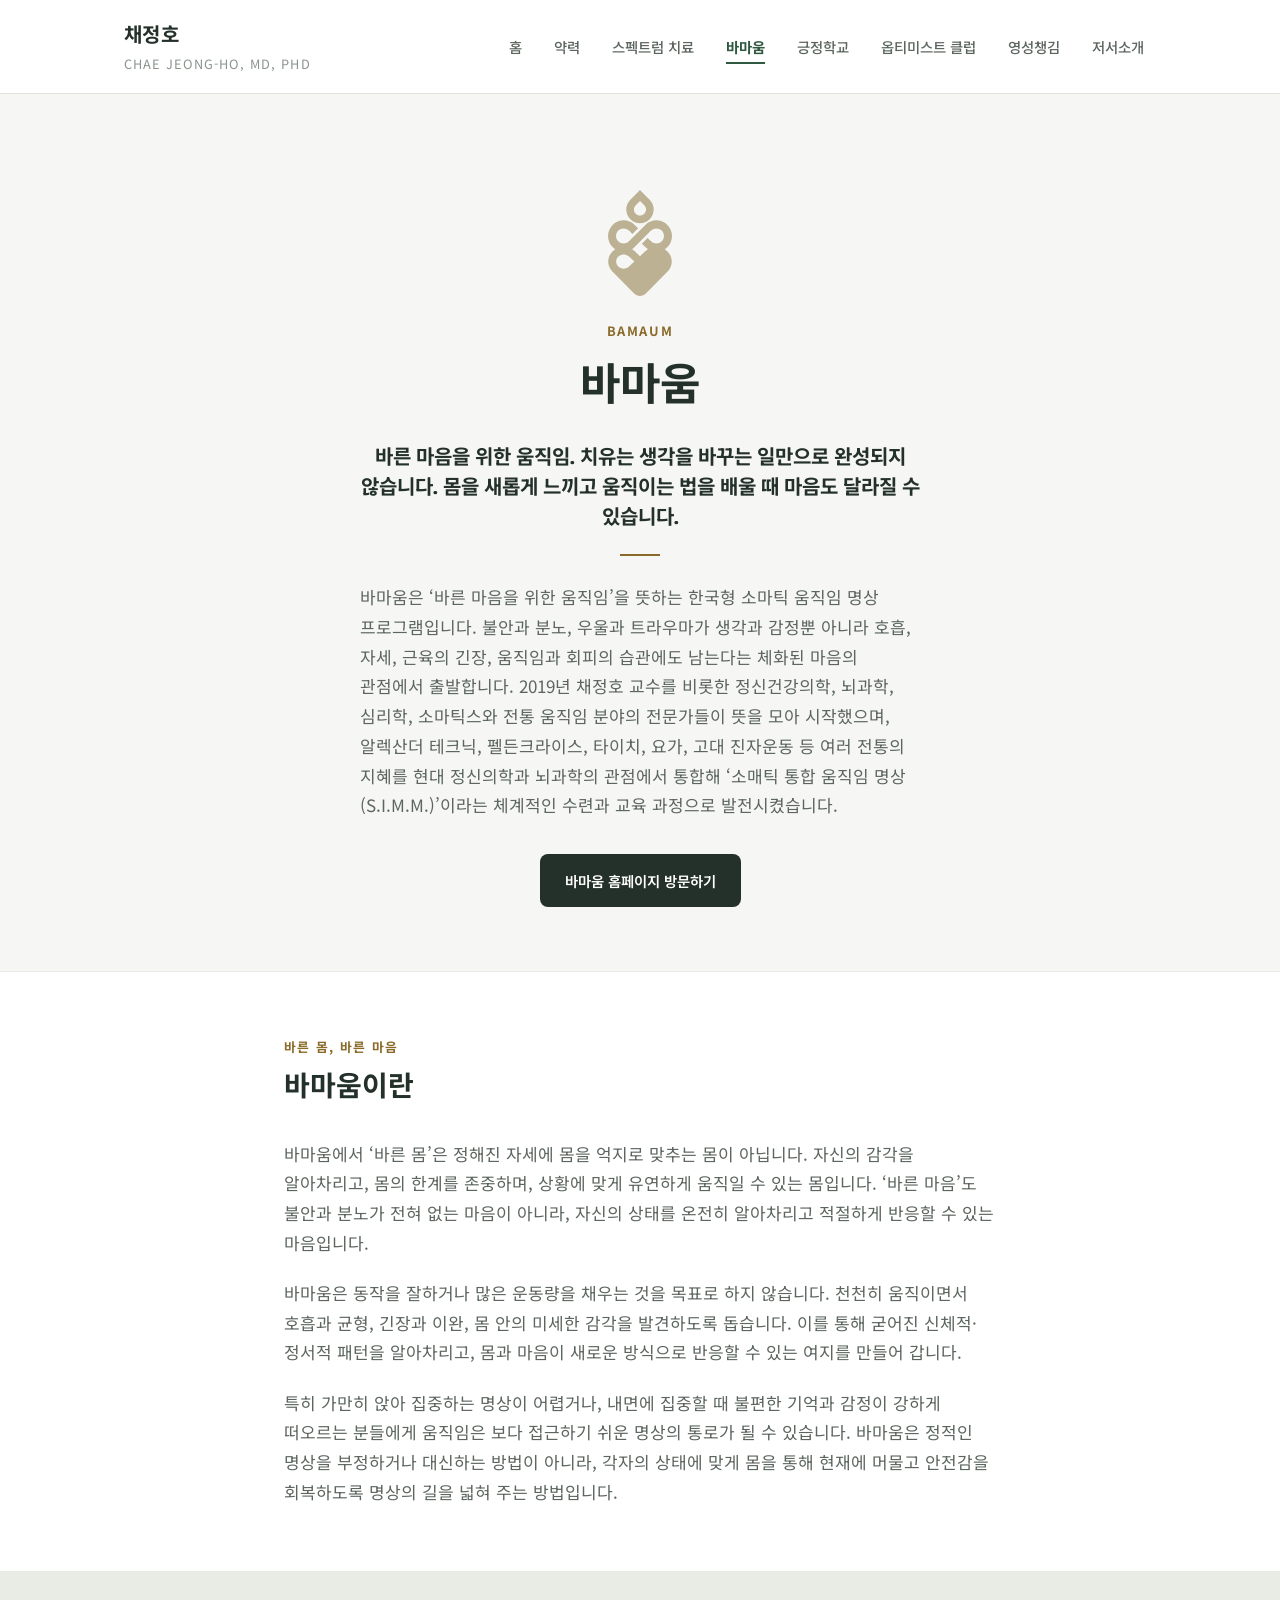
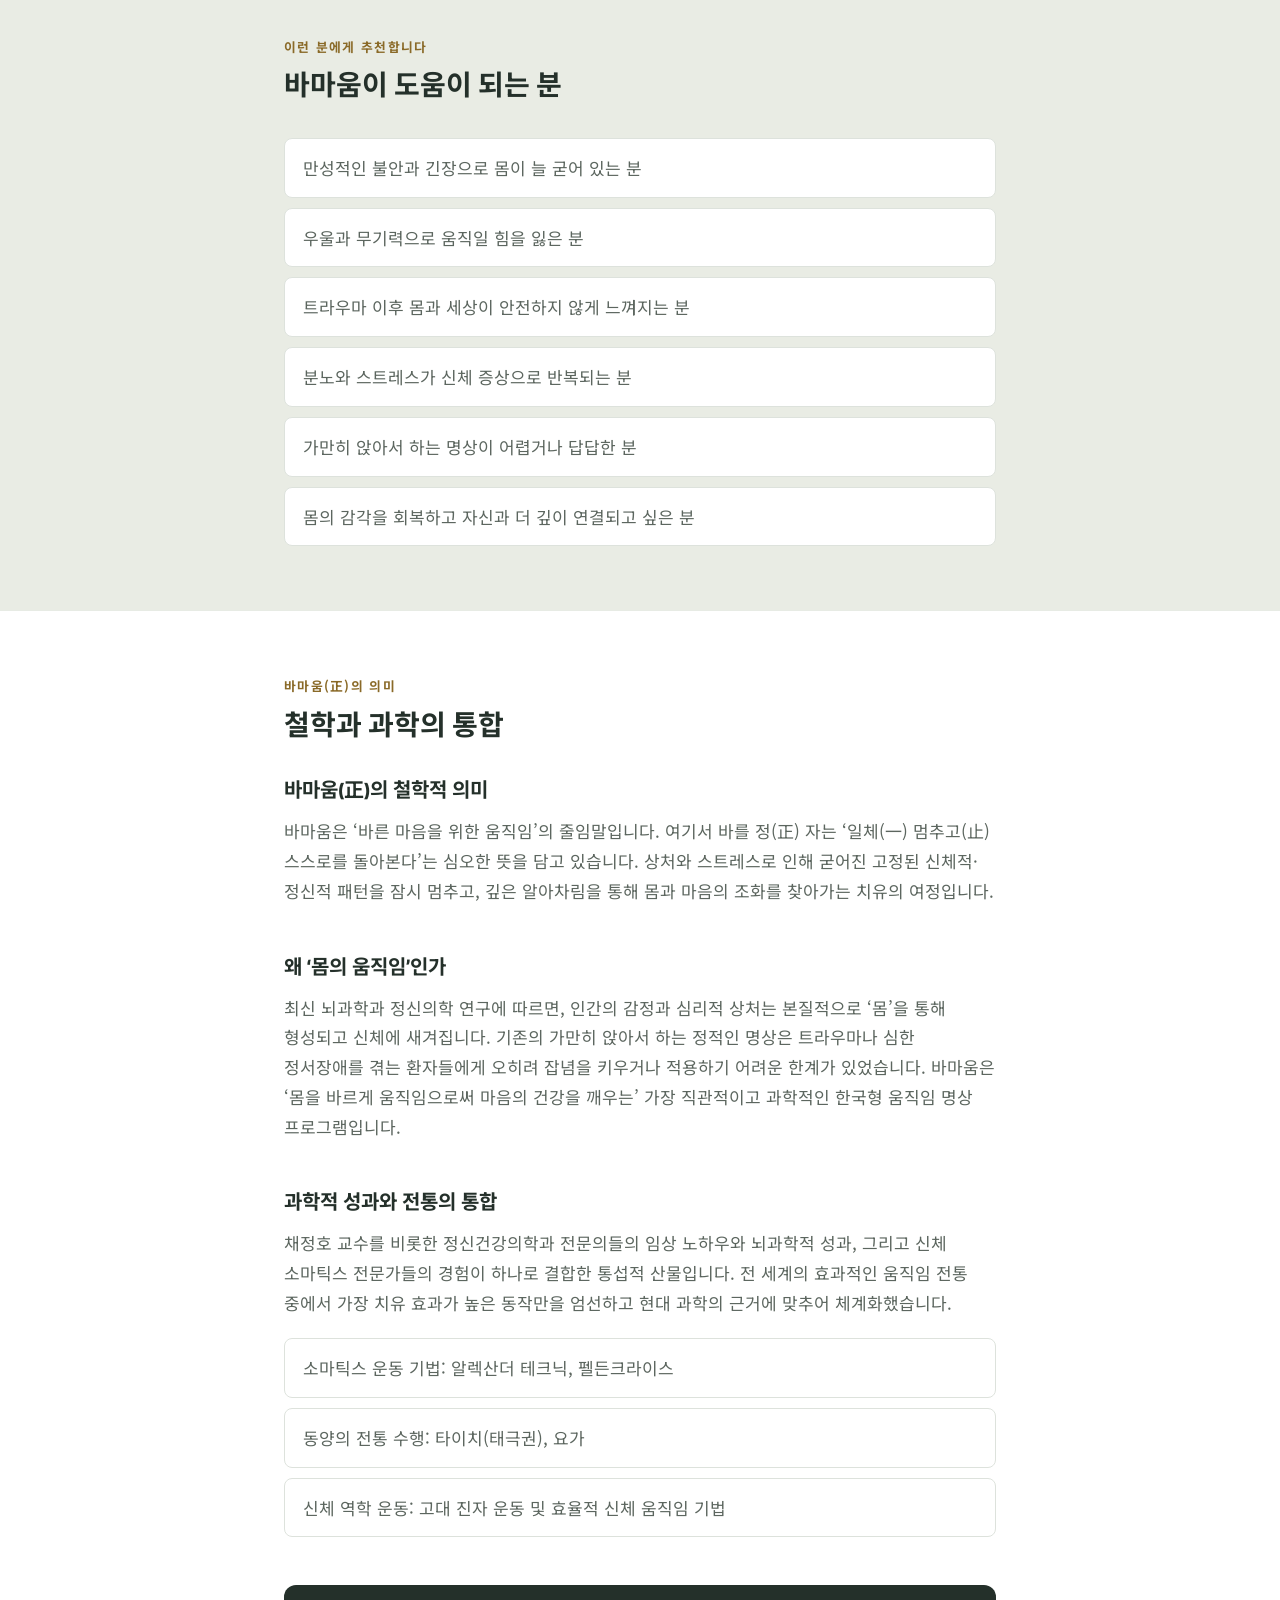
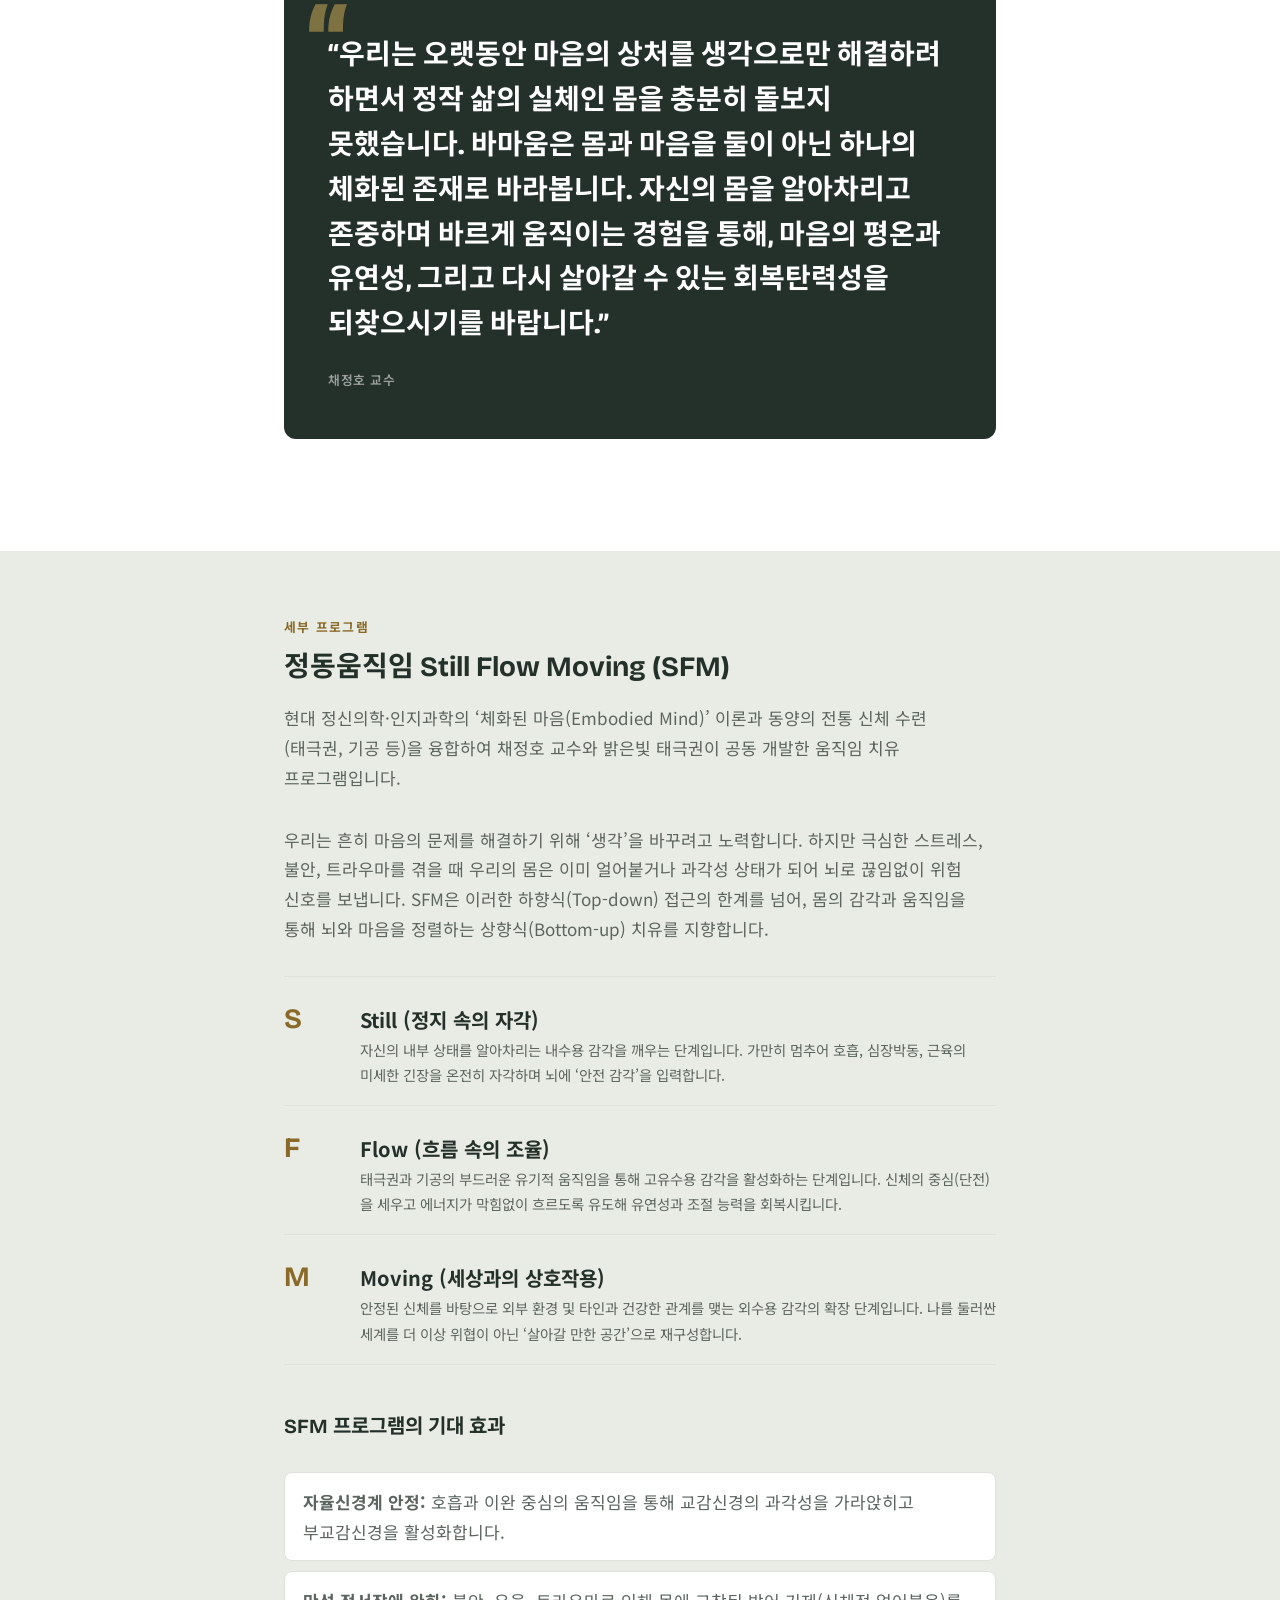
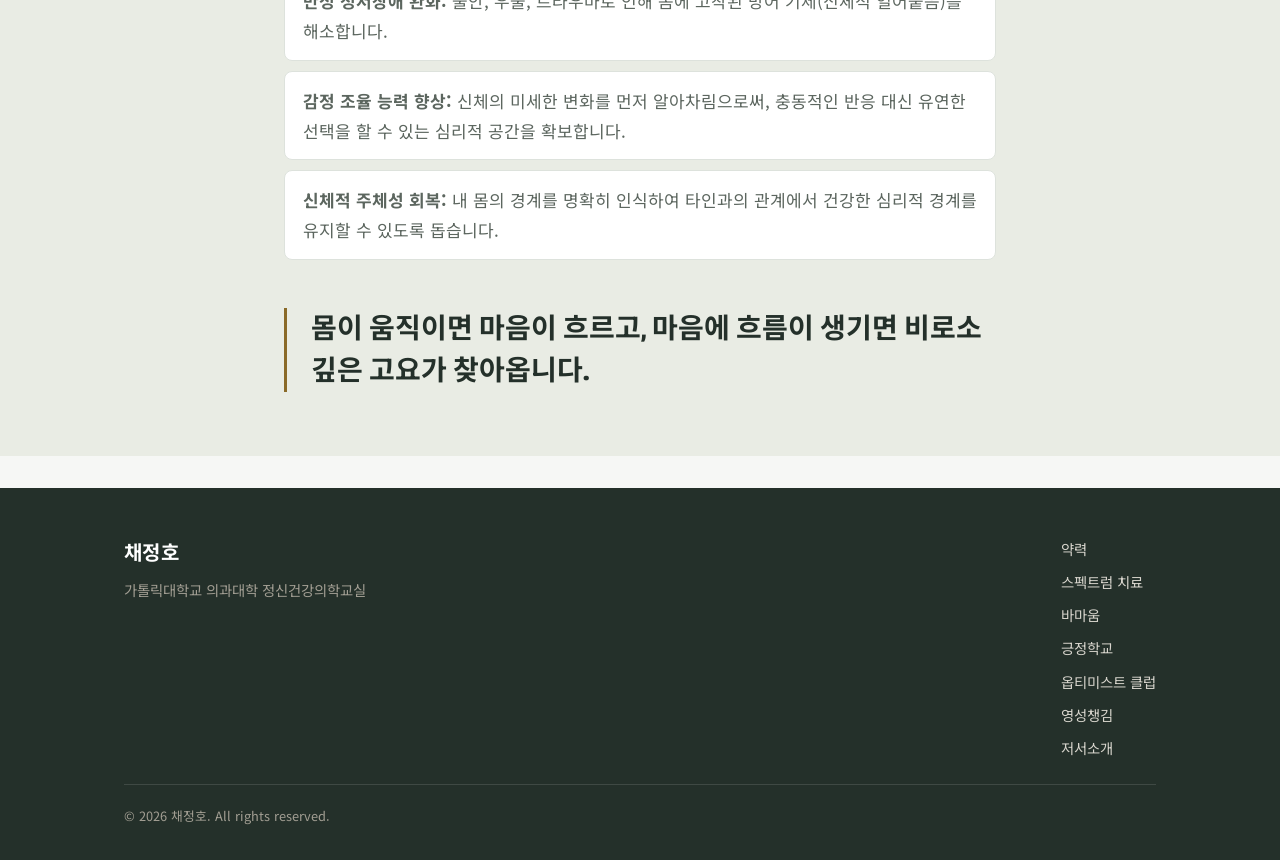
<file: bamaum.html>
<!DOCTYPE html>
<html lang="ko">
<head>
<meta charset="UTF-8">
<meta name="viewport" content="width=device-width, initial-scale=1.0">
<title>바마움 | 채정호</title>
<meta name="description" content="바른 마음을 위한 움직임, 바마움(BAMAUM). 채정호 교수가 함께 개발한 한국형 소마틱 움직임 명상 프로그램을 소개합니다.">
<link rel="preconnect" href="https://fonts.googleapis.com">
<link rel="preconnect" href="https://fonts.gstatic.com" crossorigin>
<link href="https://fonts.googleapis.com/css2?family=Noto+Sans+KR:wght@400;500;700&family=Bricolage+Grotesque:wght@600;700;800&display=swap" rel="stylesheet">
<link rel="icon" href="favicon.ico" sizes="any">
<link rel="icon" href="images/favicon-32x32.png" type="image/png" sizes="32x32">
<link rel="icon" href="images/favicon-16x16.png" type="image/png" sizes="16x16">
<link rel="apple-touch-icon" href="apple-touch-icon.png">
<link rel="stylesheet" href="css/style.css">
</head>
<body>

<header class="site-header">
  <div class="site-header__inner">
    <a href="index.html" class="brand">
      <span class="brand__ko">채정호</span>
      <span class="brand__en">Chae Jeong-ho, MD, PhD</span>
    </a>
    <button class="nav-toggle" aria-label="메뉴 열기" aria-expanded="false"><span></span></button>
    <nav class="main-nav">
      <a href="index.html">홈</a>
      <a href="bio.html">약력</a>
      <a href="spectrum.html">스펙트럼 치료</a>
      <a href="bamaum.html" class="is-active">바마움</a>
      <a href="optimist-school.html">긍정학교</a>
      <a href="optimist-club.html">옵티미스트 클럽</a>
      <a href="spiritfulness.html">영성챙김</a>
      <a href="books.html">저서소개</a>
    </nav>
  </div>
</header>
<main>

  <section class="teaser-hero">
    <div class="container">
      <img src="images/bamaum-mark.svg" alt="바마움 로고" class="brand-mark" style="max-width: 64px;">
      <div class="hero__eyebrow" style="justify-content: center; display: flex;">BAMAUM</div>
      <h1>바마움</h1>
      <p class="teaser-hero__tagline">
        바른 마음을 위한 움직임. 치유는 생각을 바꾸는 일만으로 완성되지 않습니다.
        몸을 새롭게 느끼고 움직이는 법을 배울 때 마음도 달라질 수 있습니다.
      </p>
      <div class="teaser-hero__rule"></div>
      <p class="teaser-hero__body">
        바마움은 ‘바른 마음을 위한 움직임’을 뜻하는 한국형 소마틱 움직임 명상 프로그램입니다. 불안과 분노,
        우울과 트라우마가 생각과 감정뿐 아니라 호흡, 자세, 근육의 긴장, 움직임과 회피의 습관에도 남는다는
        체화된 마음의 관점에서 출발합니다. 2019년 채정호 교수를 비롯한 정신건강의학, 뇌과학, 심리학, 소마틱스와
        전통 움직임 분야의 전문가들이 뜻을 모아 시작했으며, 알렉산더 테크닉, 펠든크라이스, 타이치, 요가, 고대
        진자운동 등 여러 전통의 지혜를 현대 정신의학과 뇌과학의 관점에서 통합해 ‘소매틱 통합 움직임 명상(S.I.M.M.)’이라는
        체계적인 수련과 교육 과정으로 발전시켰습니다.
      </p>
      <a href="https://bamaum.com/" target="_blank" rel="noopener" class="btn btn--primary">바마움 홈페이지 방문하기</a>
    </div>
  </section>

  <section class="section-alt">
    <div class="container" style="max-width: 760px;">
      <div class="section-head">
        <div class="section-head__eyebrow">바른 몸, 바른 마음</div>
        <h2>바마움이란</h2>
      </div>
      <p style="color: var(--ink-soft);">
        바마움에서 ‘바른 몸’은 정해진 자세에 몸을 억지로 맞추는 몸이 아닙니다. 자신의 감각을 알아차리고, 몸의
        한계를 존중하며, 상황에 맞게 유연하게 움직일 수 있는 몸입니다. ‘바른 마음’도 불안과 분노가 전혀 없는
        마음이 아니라, 자신의 상태를 온전히 알아차리고 적절하게 반응할 수 있는 마음입니다.
      </p>
      <p style="color: var(--ink-soft);">
        바마움은 동작을 잘하거나 많은 운동량을 채우는 것을 목표로 하지 않습니다. 천천히 움직이면서 호흡과 균형,
        긴장과 이완, 몸 안의 미세한 감각을 발견하도록 돕습니다. 이를 통해 굳어진 신체적·정서적 패턴을 알아차리고,
        몸과 마음이 새로운 방식으로 반응할 수 있는 여지를 만들어 갑니다.
      </p>
      <p style="color: var(--ink-soft);">
        특히 가만히 앉아 집중하는 명상이 어렵거나, 내면에 집중할 때 불편한 기억과 감정이 강하게 떠오르는 분들에게
        움직임은 보다 접근하기 쉬운 명상의 통로가 될 수 있습니다. 바마움은 정적인 명상을 부정하거나 대신하는 방법이
        아니라, 각자의 상태에 맞게 몸을 통해 현재에 머물고 안전감을 회복하도록 명상의 길을 넓혀 주는 방법입니다.
      </p>
    </div>
  </section>

  <section class="section-tint">
    <div class="container" style="max-width: 760px;">
      <div class="section-head">
        <div class="section-head__eyebrow">이런 분에게 추천합니다</div>
        <h2>바마움이 도움이 되는 분</h2>
      </div>
      <ul class="feature-list">
        <li>만성적인 불안과 긴장으로 몸이 늘 굳어 있는 분</li>
        <li>우울과 무기력으로 움직일 힘을 잃은 분</li>
        <li>트라우마 이후 몸과 세상이 안전하지 않게 느껴지는 분</li>
        <li>분노와 스트레스가 신체 증상으로 반복되는 분</li>
        <li>가만히 앉아서 하는 명상이 어렵거나 답답한 분</li>
        <li>몸의 감각을 회복하고 자신과 더 깊이 연결되고 싶은 분</li>
      </ul>
    </div>
  </section>

  <section class="section-alt">
    <div class="container" style="max-width: 760px;">
      <div class="section-head">
        <div class="section-head__eyebrow">바마움(正)의 의미</div>
        <h2>철학과 과학의 통합</h2>
      </div>

      <div class="bio-block">
        <h3>바마움(正)의 철학적 의미</h3>
        <p style="color: var(--ink-soft);">
          바마움은 ‘바른 마음을 위한 움직임’의 줄임말입니다. 여기서 바를 정(正) 자는 ‘일체(一) 멈추고(止)
          스스로를 돌아본다’는 심오한 뜻을 담고 있습니다. 상처와 스트레스로 인해 굳어진 고정된 신체적·정신적
          패턴을 잠시 멈추고, 깊은 알아차림을 통해 몸과 마음의 조화를 찾아가는 치유의 여정입니다.
        </p>
      </div>

      <div class="bio-block">
        <h3>왜 ‘몸의 움직임’인가</h3>
        <p style="color: var(--ink-soft);">
          최신 뇌과학과 정신의학 연구에 따르면, 인간의 감정과 심리적 상처는 본질적으로 ‘몸’을 통해 형성되고
          신체에 새겨집니다. 기존의 가만히 앉아서 하는 정적인 명상은 트라우마나 심한 정서장애를 겪는 환자들에게
          오히려 잡념을 키우거나 적용하기 어려운 한계가 있었습니다. 바마움은 ‘몸을 바르게 움직임으로써 마음의
          건강을 깨우는’ 가장 직관적이고 과학적인 한국형 움직임 명상 프로그램입니다.
        </p>
      </div>

      <div class="bio-block">
        <h3>과학적 성과와 전통의 통합</h3>
        <p style="color: var(--ink-soft);">
          채정호 교수를 비롯한 정신건강의학과 전문의들의 임상 노하우와 뇌과학적 성과, 그리고 신체 소마틱스
          전문가들의 경험이 하나로 결합한 통섭적 산물입니다. 전 세계의 효과적인 움직임 전통 중에서 가장 치유
          효과가 높은 동작만을 엄선하고 현대 과학의 근거에 맞추어 체계화했습니다.
        </p>
        <ul class="feature-list">
          <li>소마틱스 운동 기법: 알렉산더 테크닉, 펠든크라이스</li>
          <li>동양의 전통 수행: 타이치(태극권), 요가</li>
          <li>신체 역학 운동: 고대 진자 운동 및 효율적 신체 움직임 기법</li>
        </ul>
      </div>

      <div class="quote-block">
        <p>
          “우리는 오랫동안 마음의 상처를 생각으로만 해결하려 하면서 정작 삶의 실체인 몸을 충분히 돌보지 못했습니다.
          바마움은 몸과 마음을 둘이 아닌 하나의 체화된 존재로 바라봅니다. 자신의 몸을 알아차리고 존중하며 바르게
          움직이는 경험을 통해, 마음의 평온과 유연성, 그리고 다시 살아갈 수 있는 회복탄력성을 되찾으시기를 바랍니다.”
        </p>
        <cite>채정호 교수</cite>
      </div>
    </div>
  </section>

  <section class="section-tint">
    <div class="container" style="max-width: 760px;">
      <div class="section-head">
        <div class="section-head__eyebrow">세부 프로그램</div>
        <h2>정동움직임 Still Flow Moving (SFM)</h2>
        <p>현대 정신의학·인지과학의 ‘체화된 마음(Embodied Mind)’ 이론과 동양의 전통 신체 수련(태극권, 기공 등)을 융합하여 채정호 교수와 밝은빛 태극권이 공동 개발한 움직임 치유 프로그램입니다.</p>
      </div>
      <p style="color: var(--ink-soft);">
        우리는 흔히 마음의 문제를 해결하기 위해 ‘생각’을 바꾸려고 노력합니다. 하지만 극심한 스트레스, 불안,
        트라우마를 겪을 때 우리의 몸은 이미 얼어붙거나 과각성 상태가 되어 뇌로 끊임없이 위험 신호를 보냅니다.
        SFM은 이러한 하향식(Top-down) 접근의 한계를 넘어, 몸의 감각과 움직임을 통해 뇌와 마음을 정렬하는
        상향식(Bottom-up) 치유를 지향합니다.
      </p>

      <div class="trait-list" style="margin-top: var(--space-md);">
        <div class="trait-item">
          <div class="trait-item__letter">S</div>
          <div class="trait-item__body">
            <h4>Still (정지 속의 자각)</h4>
            <p>자신의 내부 상태를 알아차리는 내수용 감각을 깨우는 단계입니다. 가만히 멈추어 호흡, 심장박동, 근육의 미세한 긴장을 온전히 자각하며 뇌에 ‘안전 감각’을 입력합니다.</p>
          </div>
        </div>
        <div class="trait-item">
          <div class="trait-item__letter">F</div>
          <div class="trait-item__body">
            <h4>Flow (흐름 속의 조율)</h4>
            <p>태극권과 기공의 부드러운 유기적 움직임을 통해 고유수용 감각을 활성화하는 단계입니다. 신체의 중심(단전)을 세우고 에너지가 막힘없이 흐르도록 유도해 유연성과 조절 능력을 회복시킵니다.</p>
          </div>
        </div>
        <div class="trait-item">
          <div class="trait-item__letter">M</div>
          <div class="trait-item__body">
            <h4>Moving (세상과의 상호작용)</h4>
            <p>안정된 신체를 바탕으로 외부 환경 및 타인과 건강한 관계를 맺는 외수용 감각의 확장 단계입니다. 나를 둘러싼 세계를 더 이상 위협이 아닌 ‘살아갈 만한 공간’으로 재구성합니다.</p>
          </div>
        </div>
      </div>

      <div class="section-head" style="margin-top: var(--space-lg);">
        <h3 style="font-family: var(--font-head); font-size: var(--text-md);">SFM 프로그램의 기대 효과</h3>
      </div>
      <ul class="feature-list">
        <li><strong>자율신경계 안정:</strong> 호흡과 이완 중심의 움직임을 통해 교감신경의 과각성을 가라앉히고 부교감신경을 활성화합니다.</li>
        <li><strong>만성 정서장애 완화:</strong> 불안, 우울, 트라우마로 인해 몸에 고착된 방어 기제(신체적 얼어붙음)를 해소합니다.</li>
        <li><strong>감정 조율 능력 향상:</strong> 신체의 미세한 변화를 먼저 알아차림으로써, 충동적인 반응 대신 유연한 선택을 할 수 있는 심리적 공간을 확보합니다.</li>
        <li><strong>신체적 주체성 회복:</strong> 내 몸의 경계를 명확히 인식하여 타인과의 관계에서 건강한 심리적 경계를 유지할 수 있도록 돕습니다.</li>
      </ul>
      <p class="pull-quote">
        몸이 움직이면 마음이 흐르고, 마음에 흐름이 생기면 비로소 깊은 고요가 찾아옵니다.
      </p>
    </div>
  </section>

</main>

<footer class="site-footer">
  <div class="container">
    <div class="footer-grid">
      <div>
        <div class="brand__ko" style="color: #fff; margin-bottom: 6px;">채정호</div>
        <div style="color: #a29e93; font-size: 0.9rem;">가톨릭대학교 의과대학 정신건강의학교실</div>
      </div>
      <div class="footer-links">
        <a href="bio.html">약력</a>
        <a href="spectrum.html">스펙트럼 치료</a>
        <a href="bamaum.html">바마움</a>
        <a href="optimist-school.html">긍정학교</a>
        <a href="optimist-club.html">옵티미스트 클럽</a>
        <a href="spiritfulness.html">영성챙김</a>
        <a href="books.html">저서소개</a>
      </div>
    </div>
    <div class="footer-bottom">
      &copy; 2026 채정호. All rights reserved.
    </div>
  </div>
</footer>

<script src="js/main.js"></script>
</body>
</html>
</file>
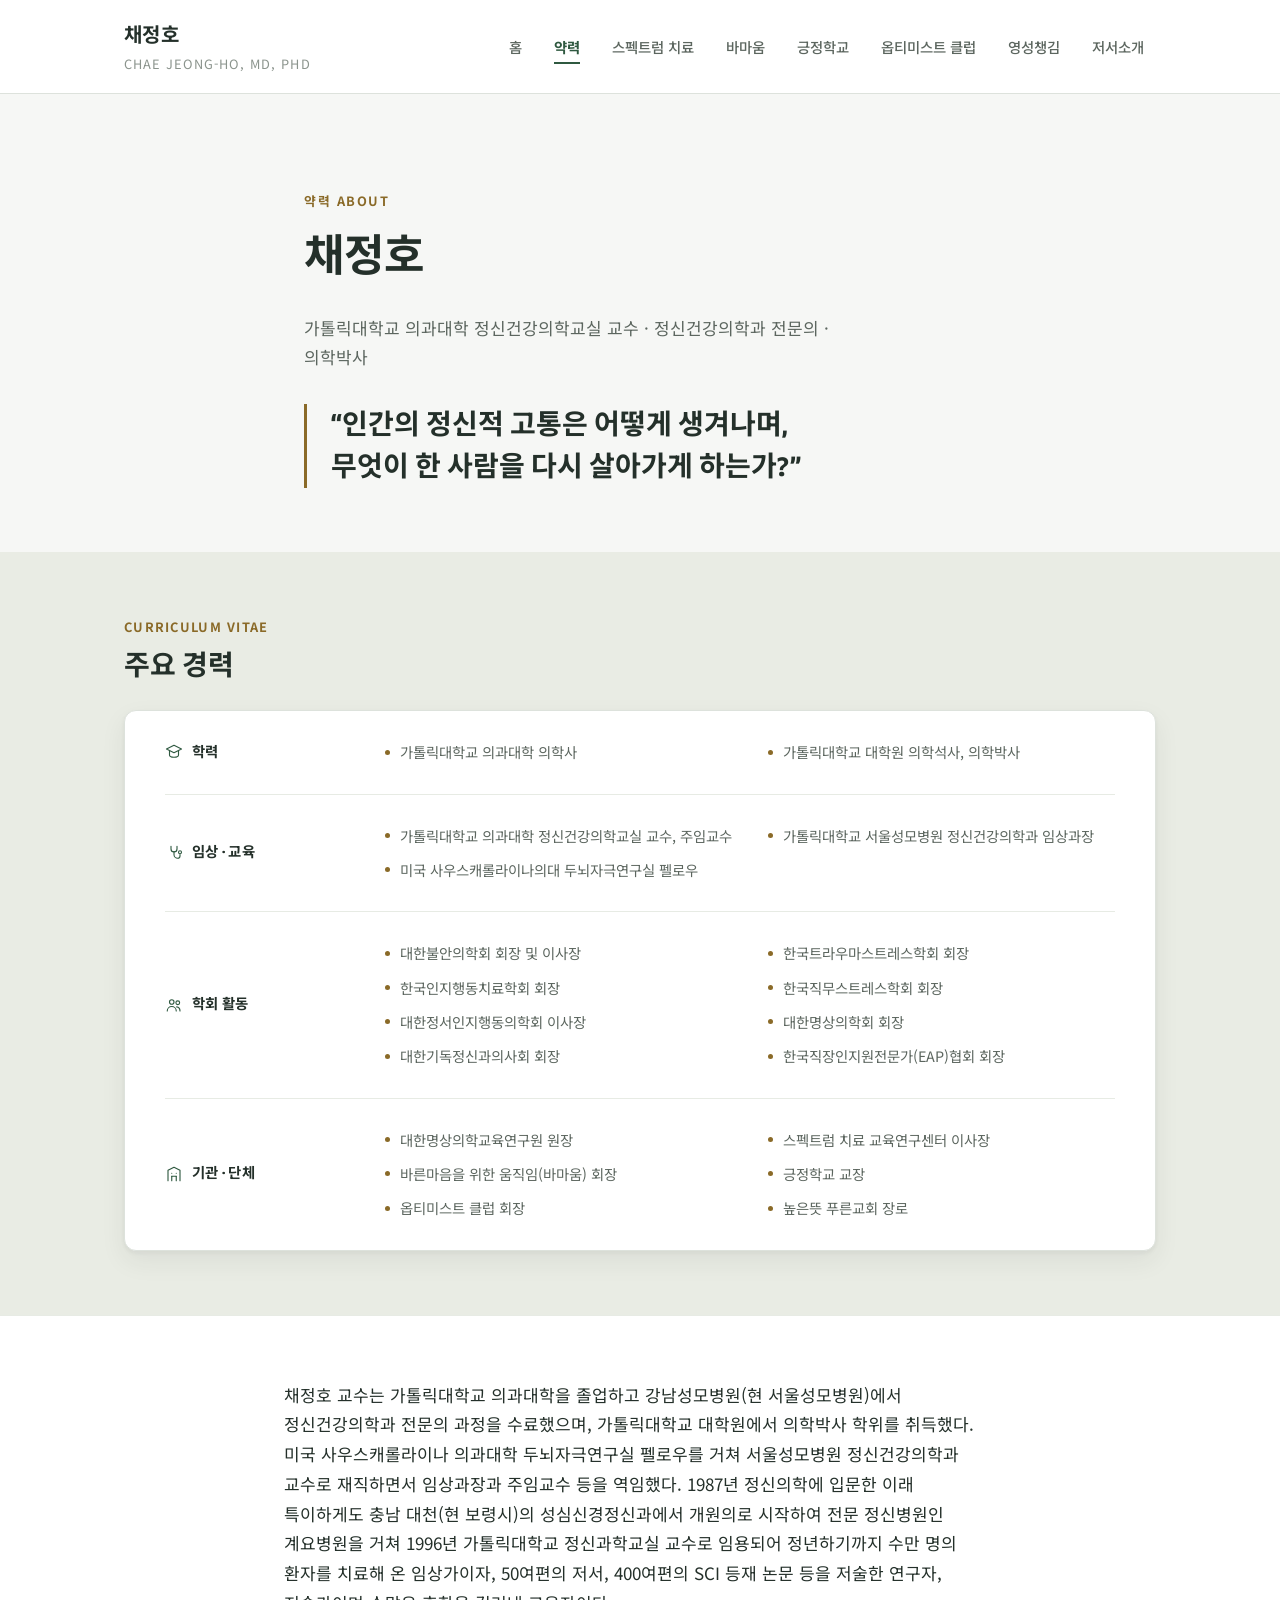
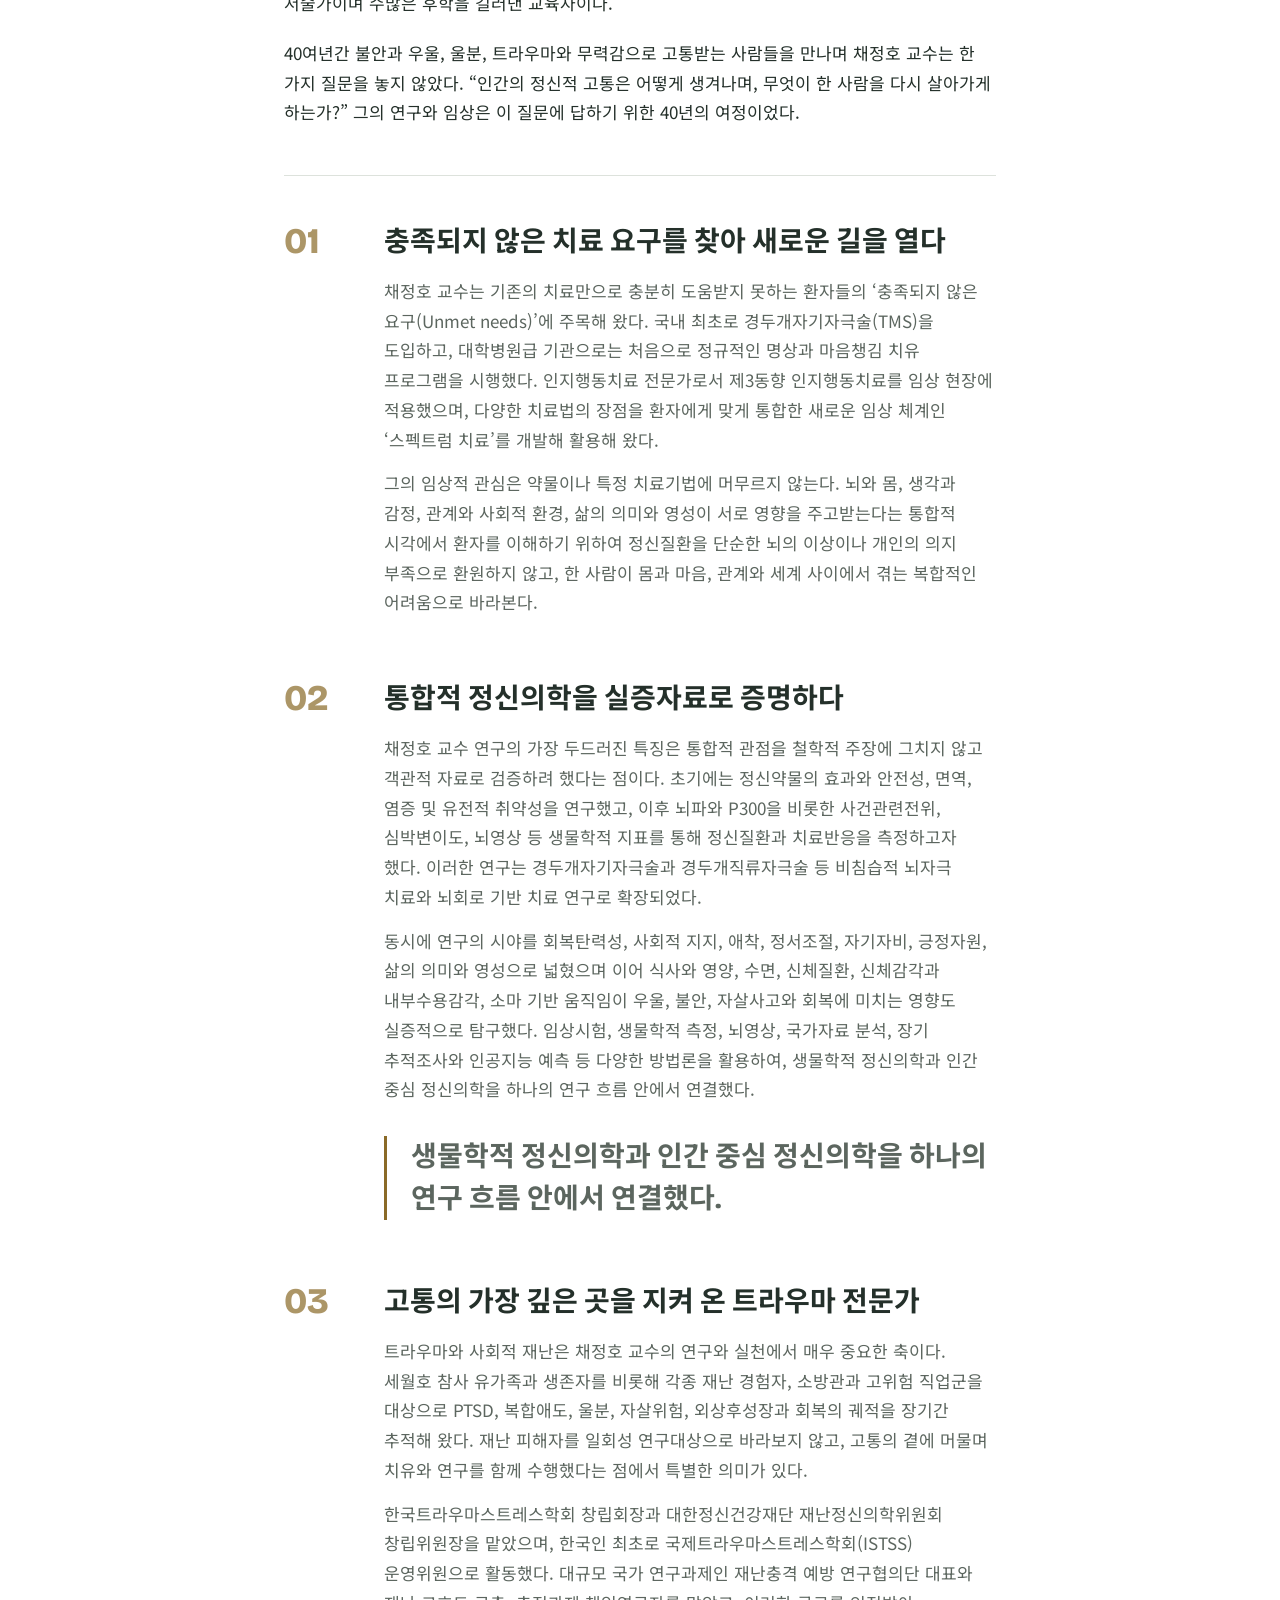
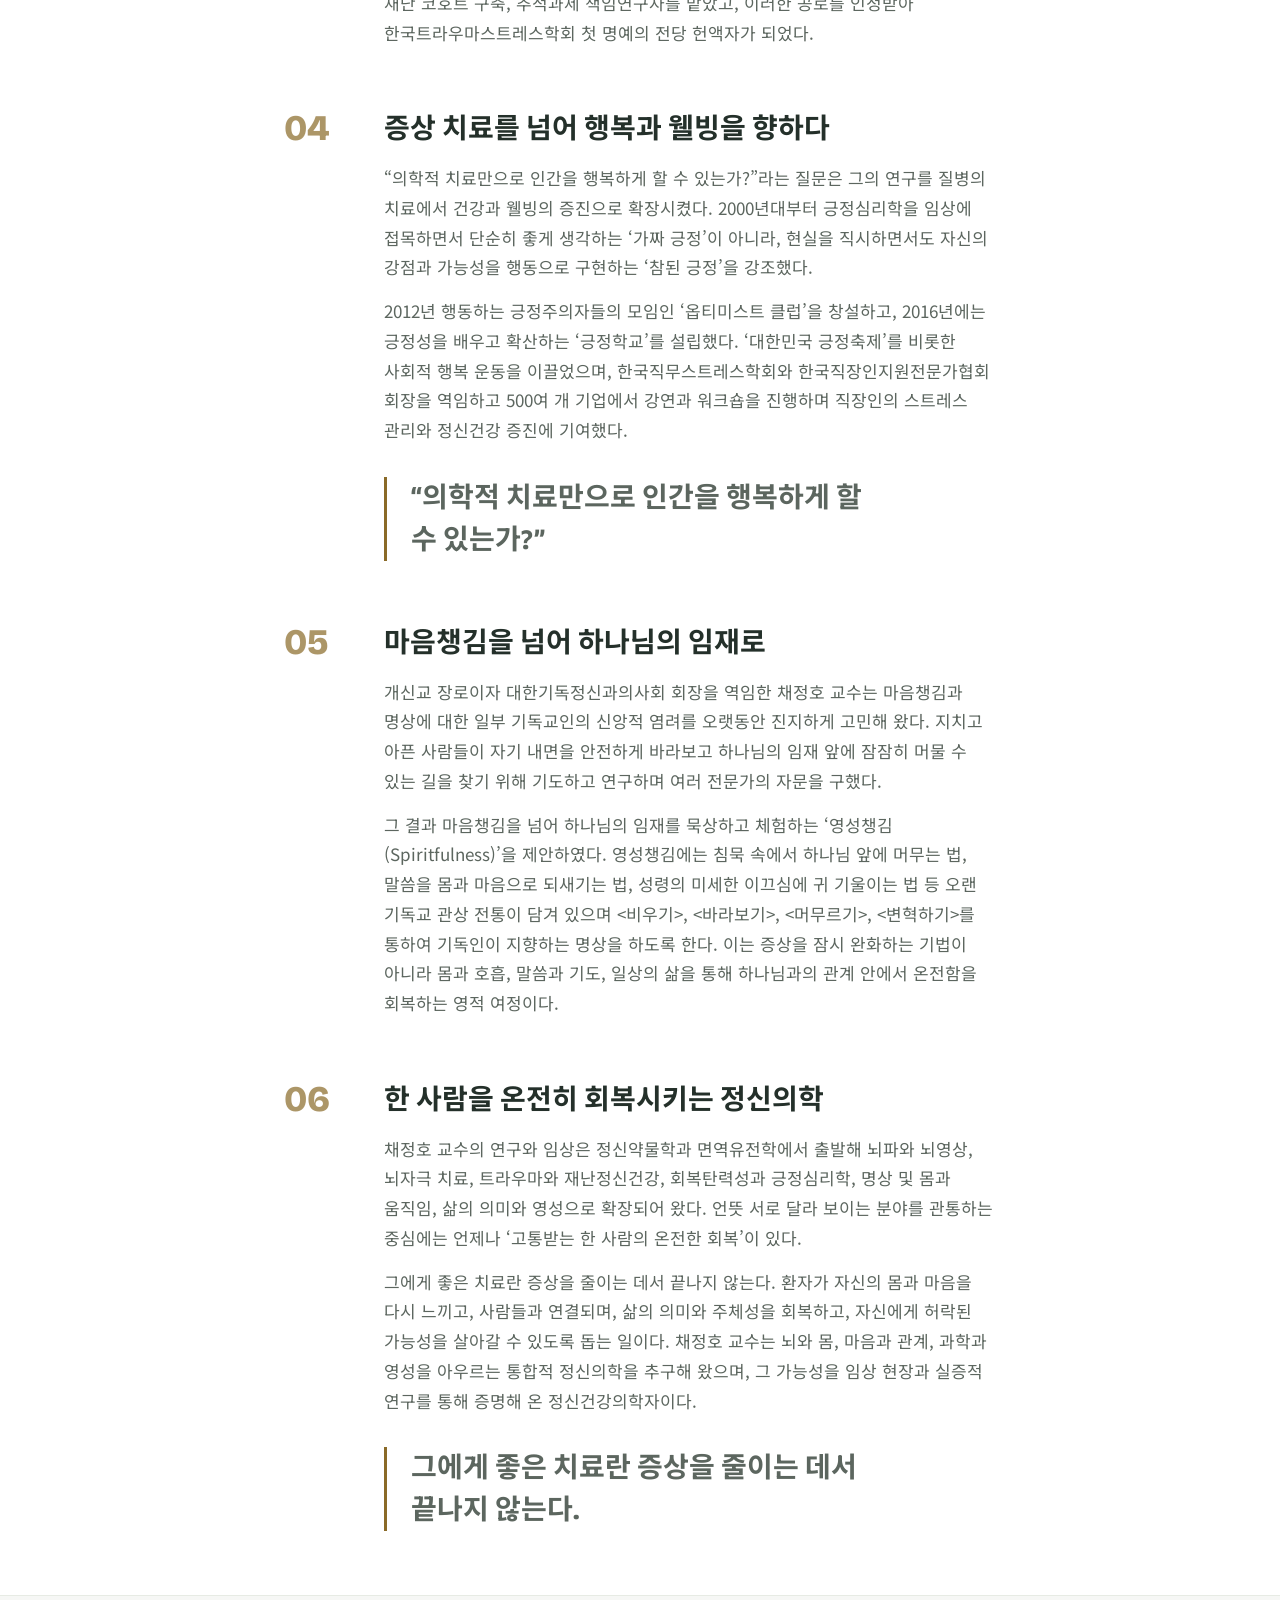
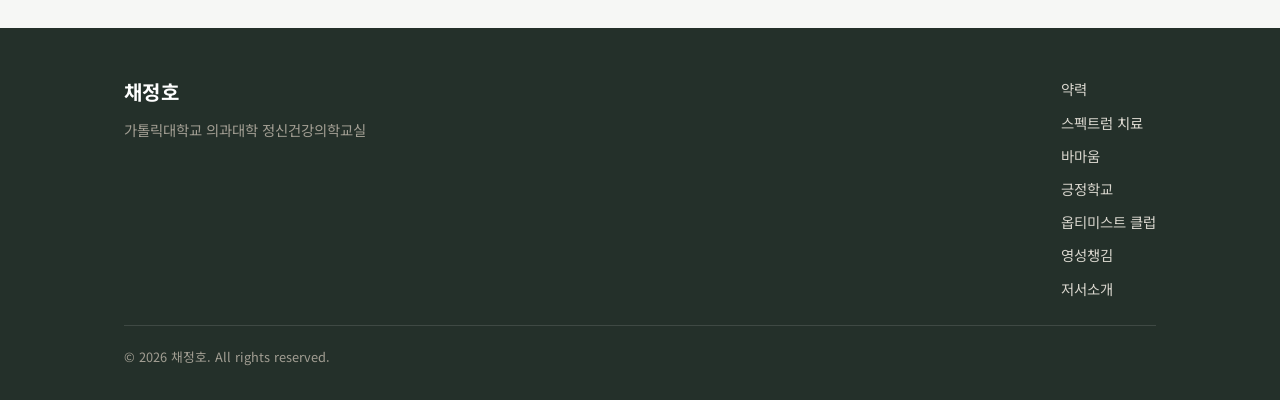
<file: bio.html>
<!DOCTYPE html>
<html lang="ko">
<head>
<meta charset="UTF-8">
<meta name="viewport" content="width=device-width, initial-scale=1.0">
<title>약력 | 채정호</title>
<meta name="description" content="채정호 교수의 약력과 소개. 가톨릭대학교 의과대학 정신건강의학교실 교수, 통합 정신의학 연구자.">
<link rel="preconnect" href="https://fonts.googleapis.com">
<link rel="preconnect" href="https://fonts.gstatic.com" crossorigin>
<link href="https://fonts.googleapis.com/css2?family=Noto+Sans+KR:wght@400;500;700&family=Bricolage+Grotesque:wght@600;700;800&display=swap" rel="stylesheet">
<link rel="icon" href="favicon.ico" sizes="any">
<link rel="icon" href="images/favicon-32x32.png" type="image/png" sizes="32x32">
<link rel="icon" href="images/favicon-16x16.png" type="image/png" sizes="16x16">
<link rel="apple-touch-icon" href="apple-touch-icon.png">
<link rel="stylesheet" href="css/style.css">
</head>
<body>

<header class="site-header">
  <div class="site-header__inner">
    <a href="index.html" class="brand">
      <span class="brand__ko">채정호</span>
      <span class="brand__en">Chae Jeong-ho, MD, PhD</span>
    </a>
    <button class="nav-toggle" aria-label="메뉴 열기" aria-expanded="false"><span></span></button>
    <nav class="main-nav">
      <a href="index.html">홈</a>
      <a href="bio.html" class="is-active">약력</a>
      <a href="spectrum.html">스펙트럼 치료</a>
      <a href="bamaum.html">바마움</a>
      <a href="optimist-school.html">긍정학교</a>
      <a href="optimist-club.html">옵티미스트 클럽</a>
      <a href="spiritfulness.html">영성챙김</a>
      <a href="books.html">저서소개</a>
    </nav>
  </div>
</header>
<main>

  <section class="hero">
    <div class="container" style="max-width: 720px;">
      <div class="hero__eyebrow">약력 ABOUT</div>
      <h1>채정호</h1>
      <p class="hero__lede">가톨릭대학교 의과대학 정신건강의학교실 교수 · 정신건강의학과 전문의 · 의학박사</p>
      <p class="pull-quote" style="margin-top: 32px; margin-bottom: 0;">
        “인간의 정신적 고통은 어떻게 생겨나며,<br>무엇이 한 사람을 다시 살아가게 하는가?”
      </p>
    </div>
  </section>

  <section class="section-tint">
    <div class="container">
      <div class="section-head" style="margin-bottom: 24px;">
        <div class="section-head__eyebrow">Curriculum Vitae</div>
        <h2>주요 경력</h2>
      </div>
      <div class="credential-panel">
        <div class="credential-row">
          <div class="credential-row__label">
            <svg viewBox="0 0 24 24" fill="none" stroke="currentColor" stroke-width="1.5" stroke-linecap="round" stroke-linejoin="round"><path d="M12 3 2 8l10 5 10-5-10-5Z"/><path d="M6 10.5V16c0 1.5 2.5 3 6 3s6-1.5 6-3v-5.5"/></svg>
            <h3>학력</h3>
          </div>
          <ul class="credential-row__items">
            <li>가톨릭대학교 의과대학 의학사</li>
            <li>가톨릭대학교 대학원 의학석사, 의학박사</li>
          </ul>
        </div>

        <div class="credential-row">
          <div class="credential-row__label">
            <svg viewBox="0 0 24 24" fill="none" stroke="currentColor" stroke-width="1.5" stroke-linecap="round" stroke-linejoin="round"><path d="M8 3v3.5a4 4 0 0 0 8 0V3"/><path d="M12 10.5V14a5 5 0 0 0 5 5 3 3 0 0 0 3-3v-2"/><circle cx="20" cy="11" r="2"/></svg>
            <h3>임상 · 교육</h3>
          </div>
          <ul class="credential-row__items">
            <li>가톨릭대학교 의과대학 정신건강의학교실 교수, 주임교수</li>
            <li>가톨릭대학교 서울성모병원 정신건강의학과 임상과장</li>
            <li>미국 사우스캐롤라이나의대 두뇌자극연구실 펠로우</li>
          </ul>
        </div>

        <div class="credential-row">
          <div class="credential-row__label">
            <svg viewBox="0 0 24 24" fill="none" stroke="currentColor" stroke-width="1.5" stroke-linecap="round" stroke-linejoin="round"><circle cx="9" cy="8" r="3"/><circle cx="17" cy="9" r="2.5"/><path d="M3 20c0-3.3 2.7-6 6-6s6 2.7 6 6"/><path d="M15.5 14.5c2.5.3 4.5 2.4 4.5 5.5"/></svg>
            <h3>학회 활동</h3>
          </div>
          <ul class="credential-row__items">
            <li>대한불안의학회 회장 및 이사장</li>
            <li>한국트라우마스트레스학회 회장</li>
            <li>한국인지행동치료학회 회장</li>
            <li>한국직무스트레스학회 회장</li>
            <li>대한정서인지행동의학회 이사장</li>
            <li>대한명상의학회 회장</li>
            <li>대한기독정신과의사회 회장</li>
            <li>한국직장인지원전문가(EAP)협회 회장</li>
          </ul>
        </div>

        <div class="credential-row">
          <div class="credential-row__label">
            <svg viewBox="0 0 24 24" fill="none" stroke="currentColor" stroke-width="1.5" stroke-linecap="round" stroke-linejoin="round"><path d="M4 21V7l8-4 8 4v14"/><path d="M9 21v-6h6v6"/><path d="M9 11h.01M9 15h.01M15 11h.01M15 15h.01"/></svg>
            <h3>기관 · 단체</h3>
          </div>
          <ul class="credential-row__items">
            <li>대한명상의학교육연구원 원장</li>
            <li>스펙트럼 치료 교육연구센터 이사장</li>
            <li>바른마음을 위한 움직임(바마움) 회장</li>
            <li>긍정학교 교장</li>
            <li>옵티미스트 클럽 회장</li>
            <li>높은뜻 푸른교회 장로</li>
          </ul>
        </div>
      </div>
    </div>
  </section>

  <section class="section-alt">
    <div class="container" style="max-width: 760px;">

      <div class="bio-block bio-intro">
        <p>
          채정호 교수는 가톨릭대학교 의과대학을 졸업하고 강남성모병원(현 서울성모병원)에서 정신건강의학과 전문의 과정을 수료했으며,
          가톨릭대학교 대학원에서 의학박사 학위를 취득했다. 미국 사우스캐롤라이나 의과대학 두뇌자극연구실 펠로우를 거쳐 서울성모병원
          정신건강의학과 교수로 재직하면서 임상과장과 주임교수 등을 역임했다. 1987년 정신의학에 입문한 이래 특이하게도 충남 대천(현
          보령시)의 성심신경정신과에서 개원의로 시작하여 전문 정신병원인 계요병원을 거쳐 1996년 가톨릭대학교 정신과학교실 교수로
          임용되어 정년하기까지 수만 명의 환자를 치료해 온 임상가이자, 50여편의 저서, 400여편의 SCI 등재 논문 등을 저술한 연구자,
          저술가이며 수많은 후학을 길러낸 교육자이다.
        </p>
        <p>
          40여년간 불안과 우울, 울분, 트라우마와 무력감으로 고통받는 사람들을 만나며 채정호 교수는 한 가지 질문을 놓지 않았다.
          “인간의 정신적 고통은 어떻게 생겨나며, 무엇이 한 사람을 다시 살아가게 하는가?” 그의 연구와 임상은 이 질문에 답하기 위한
          40년의 여정이었다.
        </p>
      </div>

      <div class="divider"></div>

      <div class="story-chapter">
        <div class="story-chapter__num">01</div>
        <div class="story-chapter__content">
          <h2>충족되지 않은 치료 요구를 찾아 새로운 길을 열다</h2>
          <p>
            채정호 교수는 기존의 치료만으로 충분히 도움받지 못하는 환자들의 ‘충족되지 않은 요구(Unmet needs)’에 주목해 왔다.
            국내 최초로 경두개자기자극술(TMS)을 도입하고, 대학병원급 기관으로는 처음으로 정규적인 명상과 마음챙김 치유 프로그램을
            시행했다. 인지행동치료 전문가로서 제3동향 인지행동치료를 임상 현장에 적용했으며, 다양한 치료법의 장점을 환자에게 맞게
            통합한 새로운 임상 체계인 ‘스펙트럼 치료’를 개발해 활용해 왔다.
          </p>
          <p>
            그의 임상적 관심은 약물이나 특정 치료기법에 머무르지 않는다. 뇌와 몸, 생각과 감정, 관계와 사회적 환경, 삶의 의미와
            영성이 서로 영향을 주고받는다는 통합적 시각에서 환자를 이해하기 위하여 정신질환을 단순한 뇌의 이상이나 개인의 의지
            부족으로 환원하지 않고, 한 사람이 몸과 마음, 관계와 세계 사이에서 겪는 복합적인 어려움으로 바라본다.
          </p>
        </div>
      </div>

      <div class="story-chapter">
        <div class="story-chapter__num">02</div>
        <div class="story-chapter__content">
          <h2>통합적 정신의학을 실증자료로 증명하다</h2>
          <p>
            채정호 교수 연구의 가장 두드러진 특징은 통합적 관점을 철학적 주장에 그치지 않고 객관적 자료로 검증하려 했다는 점이다.
            초기에는 정신약물의 효과와 안전성, 면역, 염증 및 유전적 취약성을 연구했고, 이후 뇌파와 P300을 비롯한 사건관련전위,
            심박변이도, 뇌영상 등 생물학적 지표를 통해 정신질환과 치료반응을 측정하고자 했다. 이러한 연구는 경두개자기자극술과
            경두개직류자극술 등 비침습적 뇌자극 치료와 뇌회로 기반 치료 연구로 확장되었다.
          </p>
          <p>
            동시에 연구의 시야를 회복탄력성, 사회적 지지, 애착, 정서조절, 자기자비, 긍정자원, 삶의 의미와 영성으로 넓혔으며 이어
            식사와 영양, 수면, 신체질환, 신체감각과 내부수용감각, 소마 기반 움직임이 우울, 불안, 자살사고와 회복에 미치는 영향도
            실증적으로 탐구했다. 임상시험, 생물학적 측정, 뇌영상, 국가자료 분석, 장기 추적조사와 인공지능 예측 등 다양한
            방법론을 활용하여, 생물학적 정신의학과 인간 중심 정신의학을 하나의 연구 흐름 안에서 연결했다.
          </p>
          <p class="pull-quote">생물학적 정신의학과 인간 중심 정신의학을 하나의 연구 흐름 안에서 연결했다.</p>
        </div>
      </div>

      <div class="story-chapter">
        <div class="story-chapter__num">03</div>
        <div class="story-chapter__content">
          <h2>고통의 가장 깊은 곳을 지켜 온 트라우마 전문가</h2>
          <p>
            트라우마와 사회적 재난은 채정호 교수의 연구와 실천에서 매우 중요한 축이다. 세월호 참사 유가족과 생존자를 비롯해
            각종 재난 경험자, 소방관과 고위험 직업군을 대상으로 PTSD, 복합애도, 울분, 자살위험, 외상후성장과 회복의 궤적을
            장기간 추적해 왔다. 재난 피해자를 일회성 연구대상으로 바라보지 않고, 고통의 곁에 머물며 치유와 연구를 함께
            수행했다는 점에서 특별한 의미가 있다.
          </p>
          <p>
            한국트라우마스트레스학회 창립회장과 대한정신건강재단 재난정신의학위원회 창립위원장을 맡았으며, 한국인 최초로
            국제트라우마스트레스학회(ISTSS) 운영위원으로 활동했다. 대규모 국가 연구과제인 재난충격 예방 연구협의단 대표와
            재난 코호트 구축, 추적과제 책임연구자를 맡았고, 이러한 공로를 인정받아 한국트라우마스트레스학회 첫 명예의 전당
            헌액자가 되었다.
          </p>
        </div>
      </div>

      <div class="story-chapter">
        <div class="story-chapter__num">04</div>
        <div class="story-chapter__content">
          <h2>증상 치료를 넘어 행복과 웰빙을 향하다</h2>
          <p>
            “의학적 치료만으로 인간을 행복하게 할 수 있는가?”라는 질문은 그의 연구를 질병의 치료에서 건강과 웰빙의 증진으로
            확장시켰다. 2000년대부터 긍정심리학을 임상에 접목하면서 단순히 좋게 생각하는 ‘가짜 긍정’이 아니라, 현실을
            직시하면서도 자신의 강점과 가능성을 행동으로 구현하는 ‘참된 긍정’을 강조했다.
          </p>
          <p>
            2012년 행동하는 긍정주의자들의 모임인 ‘옵티미스트 클럽’을 창설하고, 2016년에는 긍정성을 배우고 확산하는
            ‘긍정학교’를 설립했다. ‘대한민국 긍정축제’를 비롯한 사회적 행복 운동을 이끌었으며, 한국직무스트레스학회와
            한국직장인지원전문가협회 회장을 역임하고 500여 개 기업에서 강연과 워크숍을 진행하며 직장인의 스트레스 관리와
            정신건강 증진에 기여했다.
          </p>
          <p class="pull-quote">“의학적 치료만으로 인간을 행복하게 할 수 있는가?”</p>
        </div>
      </div>

      <div class="story-chapter">
        <div class="story-chapter__num">05</div>
        <div class="story-chapter__content">
          <h2>마음챙김을 넘어 하나님의 임재로</h2>
          <p>
            개신교 장로이자 대한기독정신과의사회 회장을 역임한 채정호 교수는 마음챙김과 명상에 대한 일부 기독교인의 신앙적
            염려를 오랫동안 진지하게 고민해 왔다. 지치고 아픈 사람들이 자기 내면을 안전하게 바라보고 하나님의 임재 앞에
            잠잠히 머물 수 있는 길을 찾기 위해 기도하고 연구하며 여러 전문가의 자문을 구했다.
          </p>
          <p>
            그 결과 마음챙김을 넘어 하나님의 임재를 묵상하고 체험하는 ‘영성챙김(Spiritfulness)’을 제안하였다. 영성챙김에는
            침묵 속에서 하나님 앞에 머무는 법, 말씀을 몸과 마음으로 되새기는 법, 성령의 미세한 이끄심에 귀 기울이는 법 등
            오랜 기독교 관상 전통이 담겨 있으며 &lt;비우기&gt;, &lt;바라보기&gt;, &lt;머무르기&gt;, &lt;변혁하기&gt;를 통하여
            기독인이 지향하는 명상을 하도록 한다. 이는 증상을 잠시 완화하는 기법이 아니라 몸과 호흡, 말씀과 기도, 일상의 삶을
            통해 하나님과의 관계 안에서 온전함을 회복하는 영적 여정이다.
          </p>
        </div>
      </div>

      <div class="story-chapter">
        <div class="story-chapter__num">06</div>
        <div class="story-chapter__content">
          <h2>한 사람을 온전히 회복시키는 정신의학</h2>
          <p>
            채정호 교수의 연구와 임상은 정신약물학과 면역유전학에서 출발해 뇌파와 뇌영상, 뇌자극 치료, 트라우마와 재난정신건강,
            회복탄력성과 긍정심리학, 명상 및 몸과 움직임, 삶의 의미와 영성으로 확장되어 왔다. 언뜻 서로 달라 보이는 분야를
            관통하는 중심에는 언제나 ‘고통받는 한 사람의 온전한 회복’이 있다.
          </p>
          <p>
            그에게 좋은 치료란 증상을 줄이는 데서 끝나지 않는다. 환자가 자신의 몸과 마음을 다시 느끼고, 사람들과 연결되며,
            삶의 의미와 주체성을 회복하고, 자신에게 허락된 가능성을 살아갈 수 있도록 돕는 일이다. 채정호 교수는 뇌와 몸,
            마음과 관계, 과학과 영성을 아우르는 통합적 정신의학을 추구해 왔으며, 그 가능성을 임상 현장과 실증적 연구를 통해
            증명해 온 정신건강의학자이다.
          </p>
          <p class="pull-quote">그에게 좋은 치료란 증상을 줄이는 데서 끝나지 않는다.</p>
        </div>
      </div>

    </div>
  </section>

</main>

<footer class="site-footer">
  <div class="container">
    <div class="footer-grid">
      <div>
        <div class="brand__ko" style="color: #fff; margin-bottom: 6px;">채정호</div>
        <div style="color: #a29e93; font-size: 0.9rem;">가톨릭대학교 의과대학 정신건강의학교실</div>
      </div>
      <div class="footer-links">
        <a href="bio.html">약력</a>
        <a href="spectrum.html">스펙트럼 치료</a>
        <a href="bamaum.html">바마움</a>
        <a href="optimist-school.html">긍정학교</a>
        <a href="optimist-club.html">옵티미스트 클럽</a>
        <a href="spiritfulness.html">영성챙김</a>
        <a href="books.html">저서소개</a>
      </div>
    </div>
    <div class="footer-bottom">
      &copy; 2026 채정호. All rights reserved.
    </div>
  </div>
</footer>

<script src="js/main.js"></script>
</body>
</html>
</file>
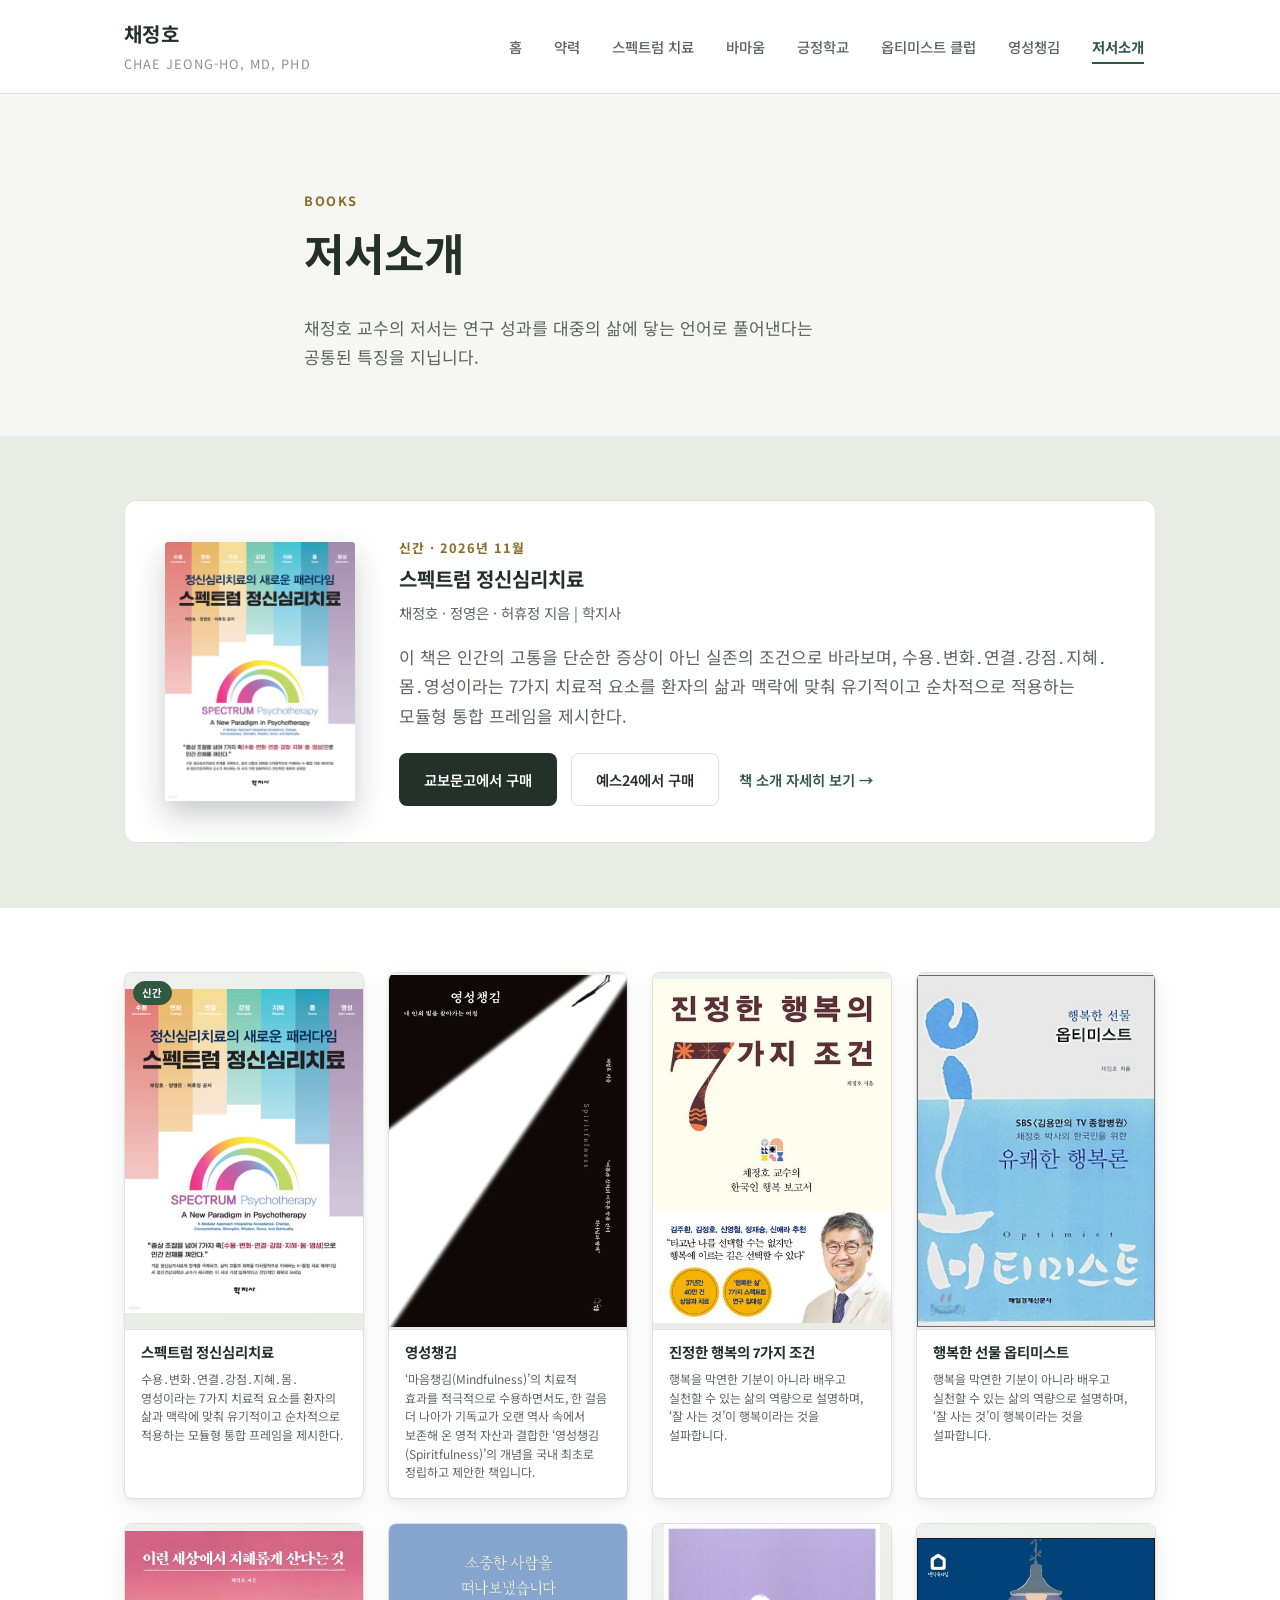
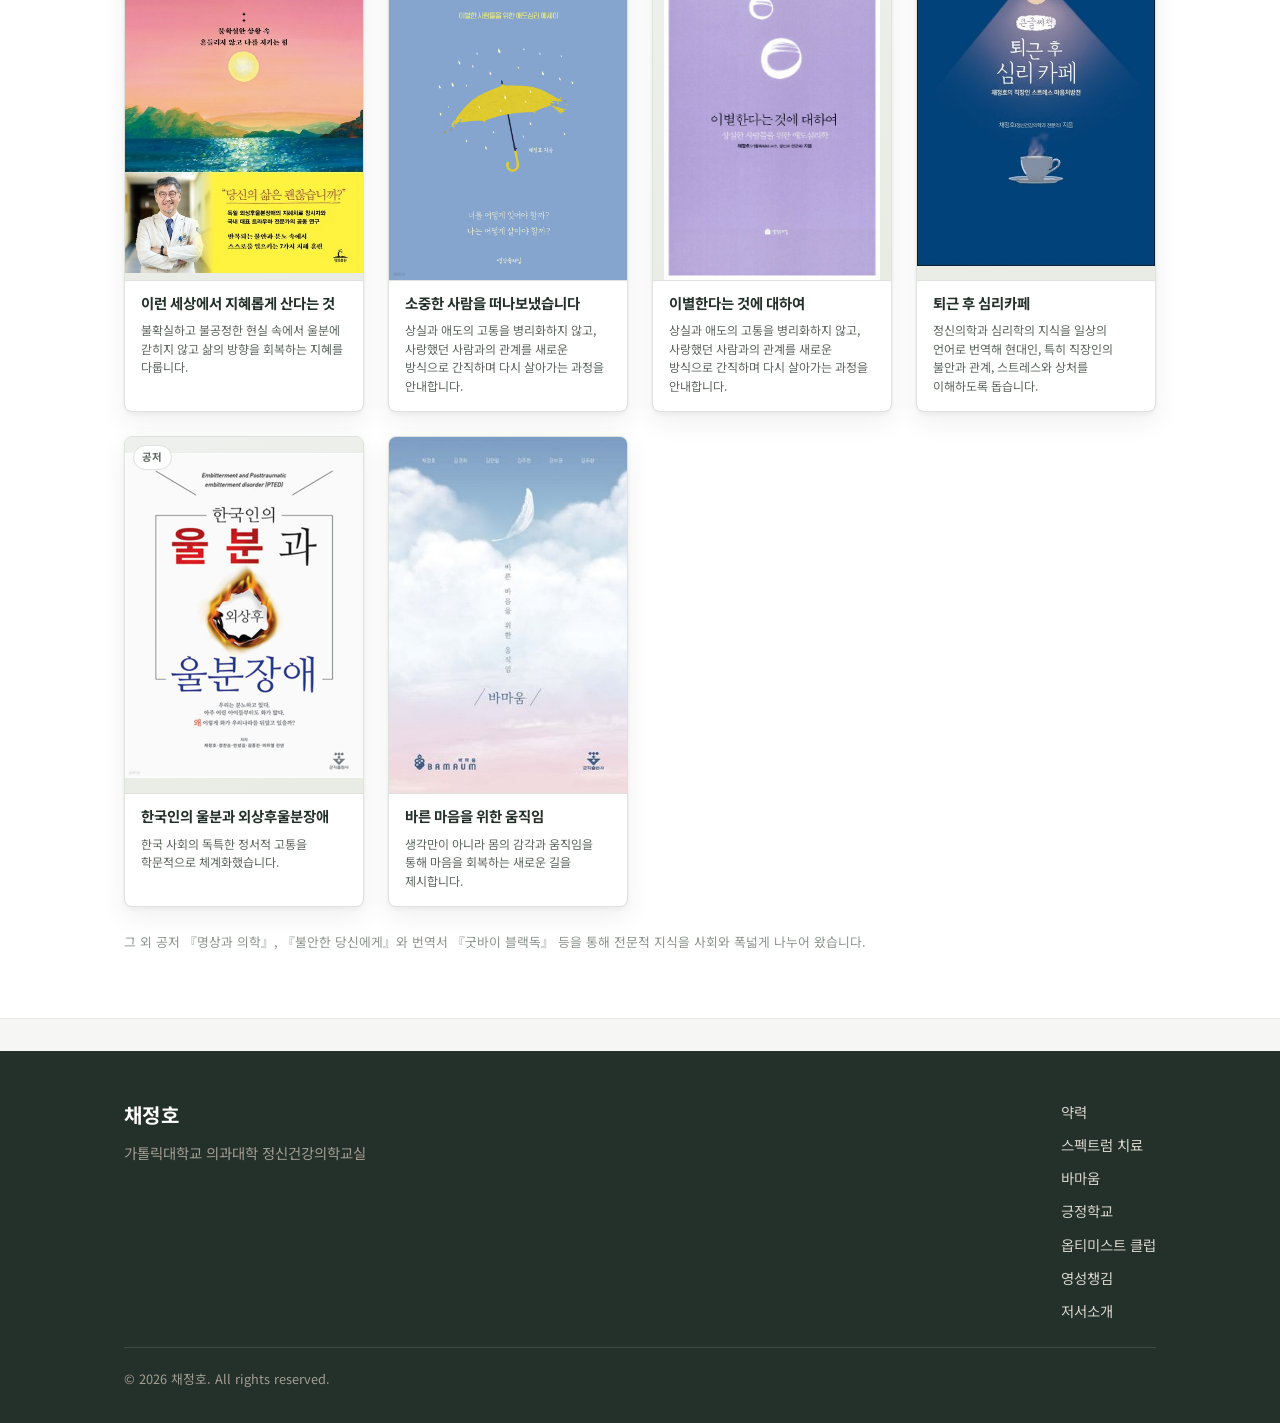
<file: books.html>
<!DOCTYPE html>
<html lang="ko">
<head>
<meta charset="UTF-8">
<meta name="viewport" content="width=device-width, initial-scale=1.0">
<title>저서소개 | 채정호</title>
<meta name="description" content="채정호 교수의 저서 목록. 연구 성과를 대중의 삶에 닿는 언어로 풀어낸 책들을 소개합니다.">
<link rel="preconnect" href="https://fonts.googleapis.com">
<link rel="preconnect" href="https://fonts.gstatic.com" crossorigin>
<link href="https://fonts.googleapis.com/css2?family=Noto+Sans+KR:wght@400;500;700&family=Bricolage+Grotesque:wght@600;700;800&display=swap" rel="stylesheet">
<link rel="icon" href="favicon.ico" sizes="any">
<link rel="icon" href="images/favicon-32x32.png" type="image/png" sizes="32x32">
<link rel="icon" href="images/favicon-16x16.png" type="image/png" sizes="16x16">
<link rel="apple-touch-icon" href="apple-touch-icon.png">
<link rel="stylesheet" href="css/style.css">
</head>
<body>

<header class="site-header">
  <div class="site-header__inner">
    <a href="index.html" class="brand">
      <span class="brand__ko">채정호</span>
      <span class="brand__en">Chae Jeong-ho, MD, PhD</span>
    </a>
    <button class="nav-toggle" aria-label="메뉴 열기" aria-expanded="false"><span></span></button>
    <nav class="main-nav">
      <a href="index.html">홈</a>
      <a href="bio.html">약력</a>
      <a href="spectrum.html">스펙트럼 치료</a>
      <a href="bamaum.html">바마움</a>
      <a href="optimist-school.html">긍정학교</a>
      <a href="optimist-club.html">옵티미스트 클럽</a>
      <a href="spiritfulness.html">영성챙김</a>
      <a href="books.html" class="is-active">저서소개</a>
    </nav>
  </div>
</header>
<main>

  <section class="hero">
    <div class="container" style="max-width: 720px;">
      <div class="hero__eyebrow">BOOKS</div>
      <h1>저서소개</h1>
      <p class="hero__lede">
        채정호 교수의 저서는 연구 성과를 대중의 삶에 닿는 언어로 풀어낸다는 공통된 특징을 지닙니다.
      </p>
    </div>
  </section>

  <section class="section-tint">
    <div class="container">
      <div class="new-book" style="margin-bottom: 0;">
        <a class="new-book__cover" href="spectrum-book.html">
          <img src="images/book-spectrum.jpg" alt="『스펙트럼 정신심리치료』 표지" width="400" height="544">
        </a>
        <div>
          <div class="new-book__eyebrow">신간 · 2026년 11월</div>
          <h3>스펙트럼 정신심리치료</h3>
          <p class="new-book__meta">채정호 · 정영은 · 허휴정 지음 | 학지사</p>
          <p class="new-book__desc">이 책은 인간의 고통을 단순한 증상이 아닌 실존의 조건으로 바라보며, 수용․변화․연결․강점․지혜․몸․영성이라는 7가지 치료적 요소를 환자의 삶과 맥락에 맞춰 유기적이고 순차적으로 적용하는 모듈형 통합 프레임을 제시한다.</p>
          <div class="new-book__actions">
            <a href="https://product.kyobobook.co.kr/detail/S000222045542" target="_blank" rel="noopener" class="btn btn--primary">교보문고에서 구매</a>
            <a href="https://www.yes24.com/product/goods/202265586" target="_blank" rel="noopener" class="btn btn--outline">예스24에서 구매</a>
            <a href="spectrum-book.html" class="new-book__more">책 소개 자세히 보기 →</a>
          </div>
        </div>
      </div>
    </div>
  </section>

  <section class="section-alt">
    <div class="container">
      <div class="book-grid">
        <a class="book-card" href="spectrum-book.html">
          <div class="book-card__cover">
            <span class="book-card__tag book-card__tag--new">신간</span>
            <img src="images/book-spectrum.jpg" alt="『스펙트럼 정신심리치료』 표지" loading="lazy">
          </div>
          <div class="book-card__body">
            <h3>스펙트럼 정신심리치료</h3>
            <p>수용․변화․연결․강점․지혜․몸․영성이라는 7가지 치료적 요소를 환자의 삶과 맥락에 맞춰 유기적이고 순차적으로 적용하는 모듈형 통합 프레임을 제시한다.</p>
          </div>
        </a>
        <a class="book-card" href="spiritfulness.html">
          <div class="book-card__cover">
            <img src="images/spiritfulness-cover.jpg" alt="『영성챙김』 표지" loading="lazy">
          </div>
          <div class="book-card__body">
            <h3>영성챙김</h3>
            <p>‘마음챙김(Mindfulness)’의 치료적 효과를 적극적으로 수용하면서도, 한 걸음 더 나아가 기독교가 오랜 역사 속에서 보존해 온 영적 자산과 결합한 ‘영성챙김(Spiritfulness)’의 개념을 국내 최초로 정립하고 제안한 책입니다.</p>
          </div>
        </a>
        <div class="book-card">
          <div class="book-card__cover">
            <img src="images/book-7-conditions.jpg" alt="『진정한 행복의 7가지 조건』 표지" loading="lazy">
          </div>
          <div class="book-card__body">
            <h3>진정한 행복의 7가지 조건</h3>
            <p>행복을 막연한 기분이 아니라 배우고 실천할 수 있는 삶의 역량으로 설명하며, ‘잘 사는 것’이 행복이라는 것을 설파합니다.</p>
          </div>
        </div>
        <div class="book-card">
          <div class="book-card__cover">
            <img src="images/book-optimist-gift.jpg" alt="『행복한 선물 옵티미스트』 표지" loading="lazy">
          </div>
          <div class="book-card__body">
            <h3>행복한 선물 옵티미스트</h3>
            <p>행복을 막연한 기분이 아니라 배우고 실천할 수 있는 삶의 역량으로 설명하며, ‘잘 사는 것’이 행복이라는 것을 설파합니다.</p>
          </div>
        </div>
        <div class="book-card">
          <div class="book-card__cover">
            <img src="images/book-wise-world.jpg" alt="『이런 세상에서 지혜롭게 산다는 것』 표지" loading="lazy">
          </div>
          <div class="book-card__body">
            <h3>이런 세상에서 지혜롭게 산다는 것</h3>
            <p>불확실하고 불공정한 현실 속에서 울분에 갇히지 않고 삶의 방향을 회복하는 지혜를 다룹니다.</p>
          </div>
        </div>
        <div class="book-card">
          <div class="book-card__cover">
            <img src="images/book-farewell.jpg" alt="『소중한 사람을 떠나보냈습니다』 표지" loading="lazy">
          </div>
          <div class="book-card__body">
            <h3>소중한 사람을 떠나보냈습니다</h3>
            <p>상실과 애도의 고통을 병리화하지 않고, 사랑했던 사람과의 관계를 새로운 방식으로 간직하며 다시 살아가는 과정을 안내합니다.</p>
          </div>
        </div>
        <div class="book-card">
          <div class="book-card__cover">
            <img src="images/book-parting.jpg" alt="『이별한다는 것에 대하여』 표지" loading="lazy">
          </div>
          <div class="book-card__body">
            <h3>이별한다는 것에 대하여</h3>
            <p>상실과 애도의 고통을 병리화하지 않고, 사랑했던 사람과의 관계를 새로운 방식으로 간직하며 다시 살아가는 과정을 안내합니다.</p>
          </div>
        </div>
        <div class="book-card">
          <div class="book-card__cover">
            <img src="images/book-cafe.jpg" alt="『퇴근 후 심리카페』 표지" loading="lazy">
          </div>
          <div class="book-card__body">
            <h3>퇴근 후 심리카페</h3>
            <p>정신의학과 심리학의 지식을 일상의 언어로 번역해 현대인, 특히 직장인의 불안과 관계, 스트레스와 상처를 이해하도록 돕습니다.</p>
          </div>
        </div>
        <div class="book-card">
          <div class="book-card__cover">
            <span class="book-card__tag">공저</span>
            <img src="images/book-embitterment.jpg" alt="『한국인의 울분과 외상후울분장애』 표지" loading="lazy">
          </div>
          <div class="book-card__body">
            <h3>한국인의 울분과 외상후울분장애</h3>
            <p>한국 사회의 독특한 정서적 고통을 학문적으로 체계화했습니다.</p>
          </div>
        </div>
        <div class="book-card">
          <div class="book-card__cover">
            <img src="images/book-bamaum.jpg" alt="『바른 마음을 위한 움직임』 표지" loading="lazy">
          </div>
          <div class="book-card__body">
            <h3>바른 마음을 위한 움직임</h3>
            <p>생각만이 아니라 몸의 감각과 움직임을 통해 마음을 회복하는 새로운 길을 제시합니다.</p>
          </div>
        </div>
      </div>
      <p class="book-note">그 외 공저 『명상과 의학』, 『불안한 당신에게』와 번역서 『굿바이 블랙독』 등을 통해 전문적 지식을 사회와 폭넓게 나누어 왔습니다.</p>
    </div>
  </section>

</main>

<footer class="site-footer">
  <div class="container">
    <div class="footer-grid">
      <div>
        <div class="brand__ko" style="color: #fff; margin-bottom: 6px;">채정호</div>
        <div style="color: #a29e93; font-size: 0.9rem;">가톨릭대학교 의과대학 정신건강의학교실</div>
      </div>
      <div class="footer-links">
        <a href="bio.html">약력</a>
        <a href="spectrum.html">스펙트럼 치료</a>
        <a href="bamaum.html">바마움</a>
        <a href="optimist-school.html">긍정학교</a>
        <a href="optimist-club.html">옵티미스트 클럽</a>
        <a href="spiritfulness.html">영성챙김</a>
        <a href="books.html">저서소개</a>
      </div>
    </div>
    <div class="footer-bottom">
      &copy; 2026 채정호. All rights reserved.
    </div>
  </div>
</footer>

<script src="js/main.js"></script>
</body>
</html>
</file>
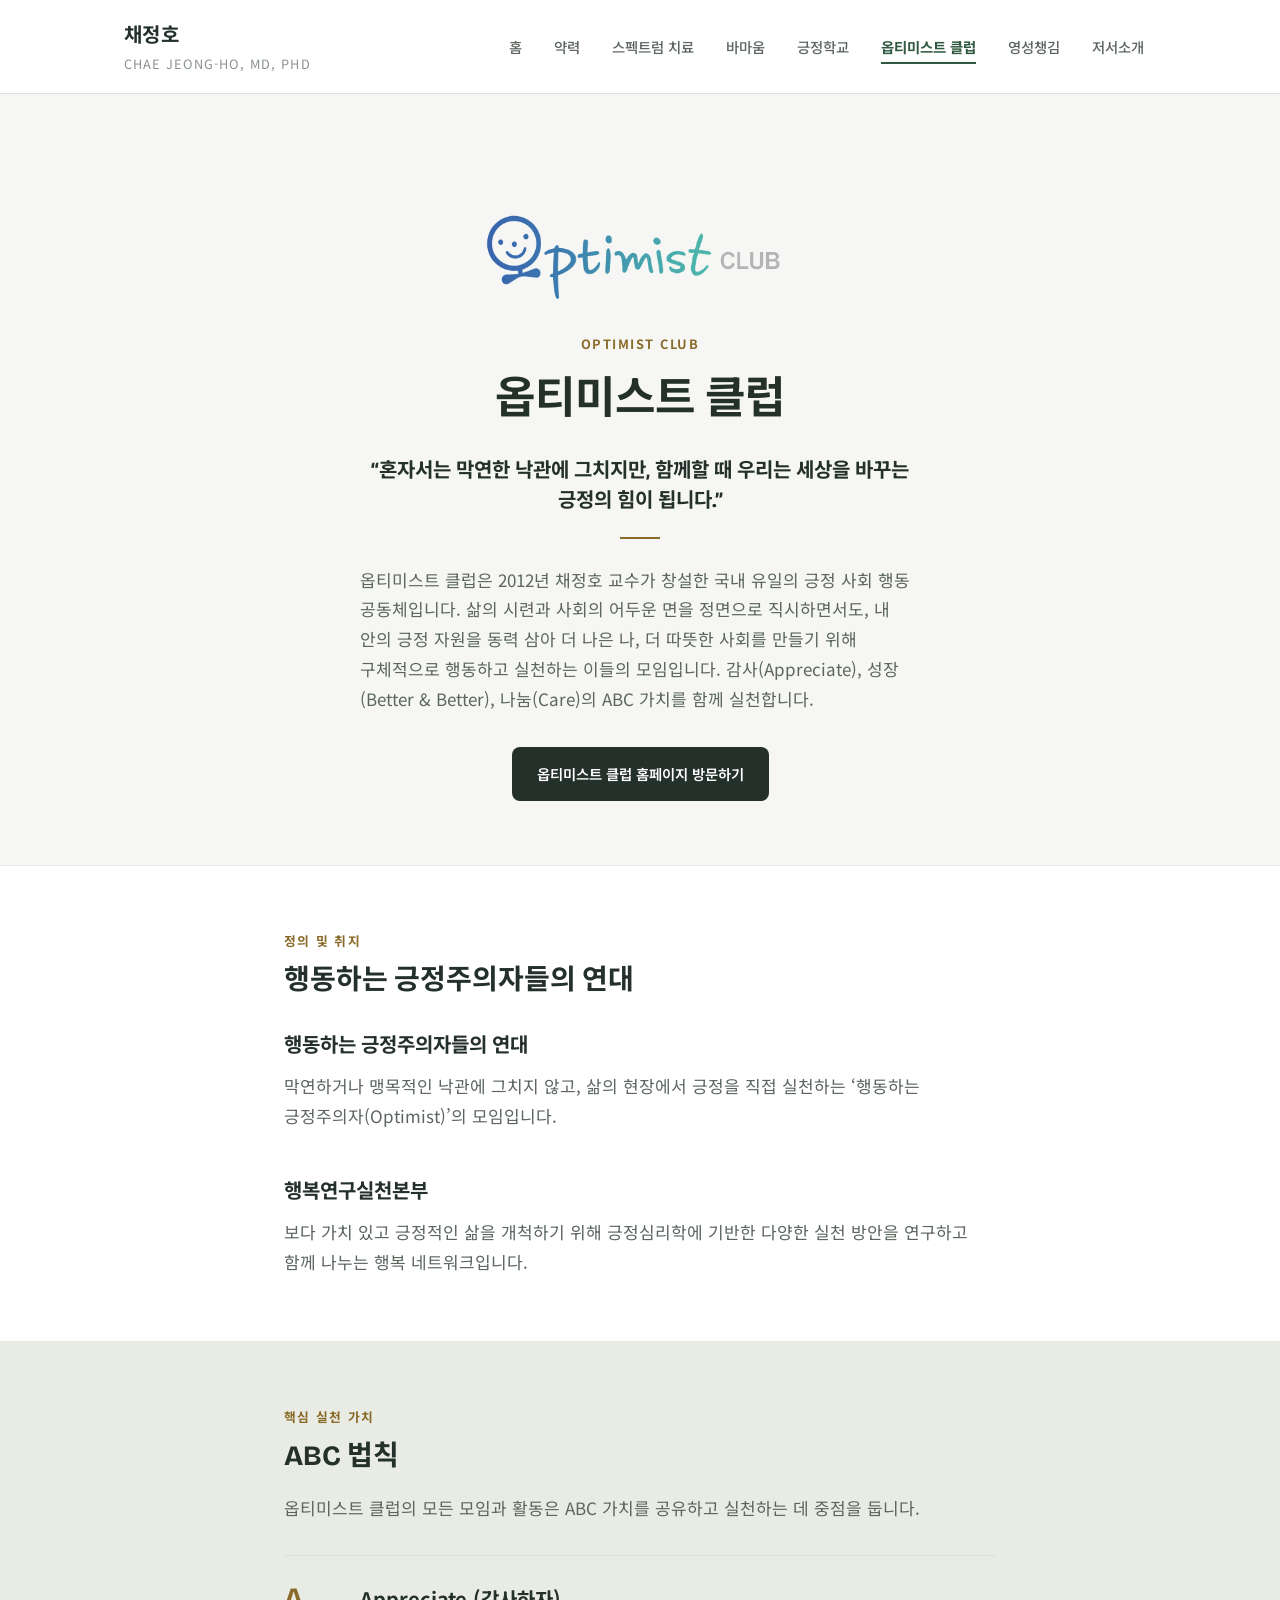
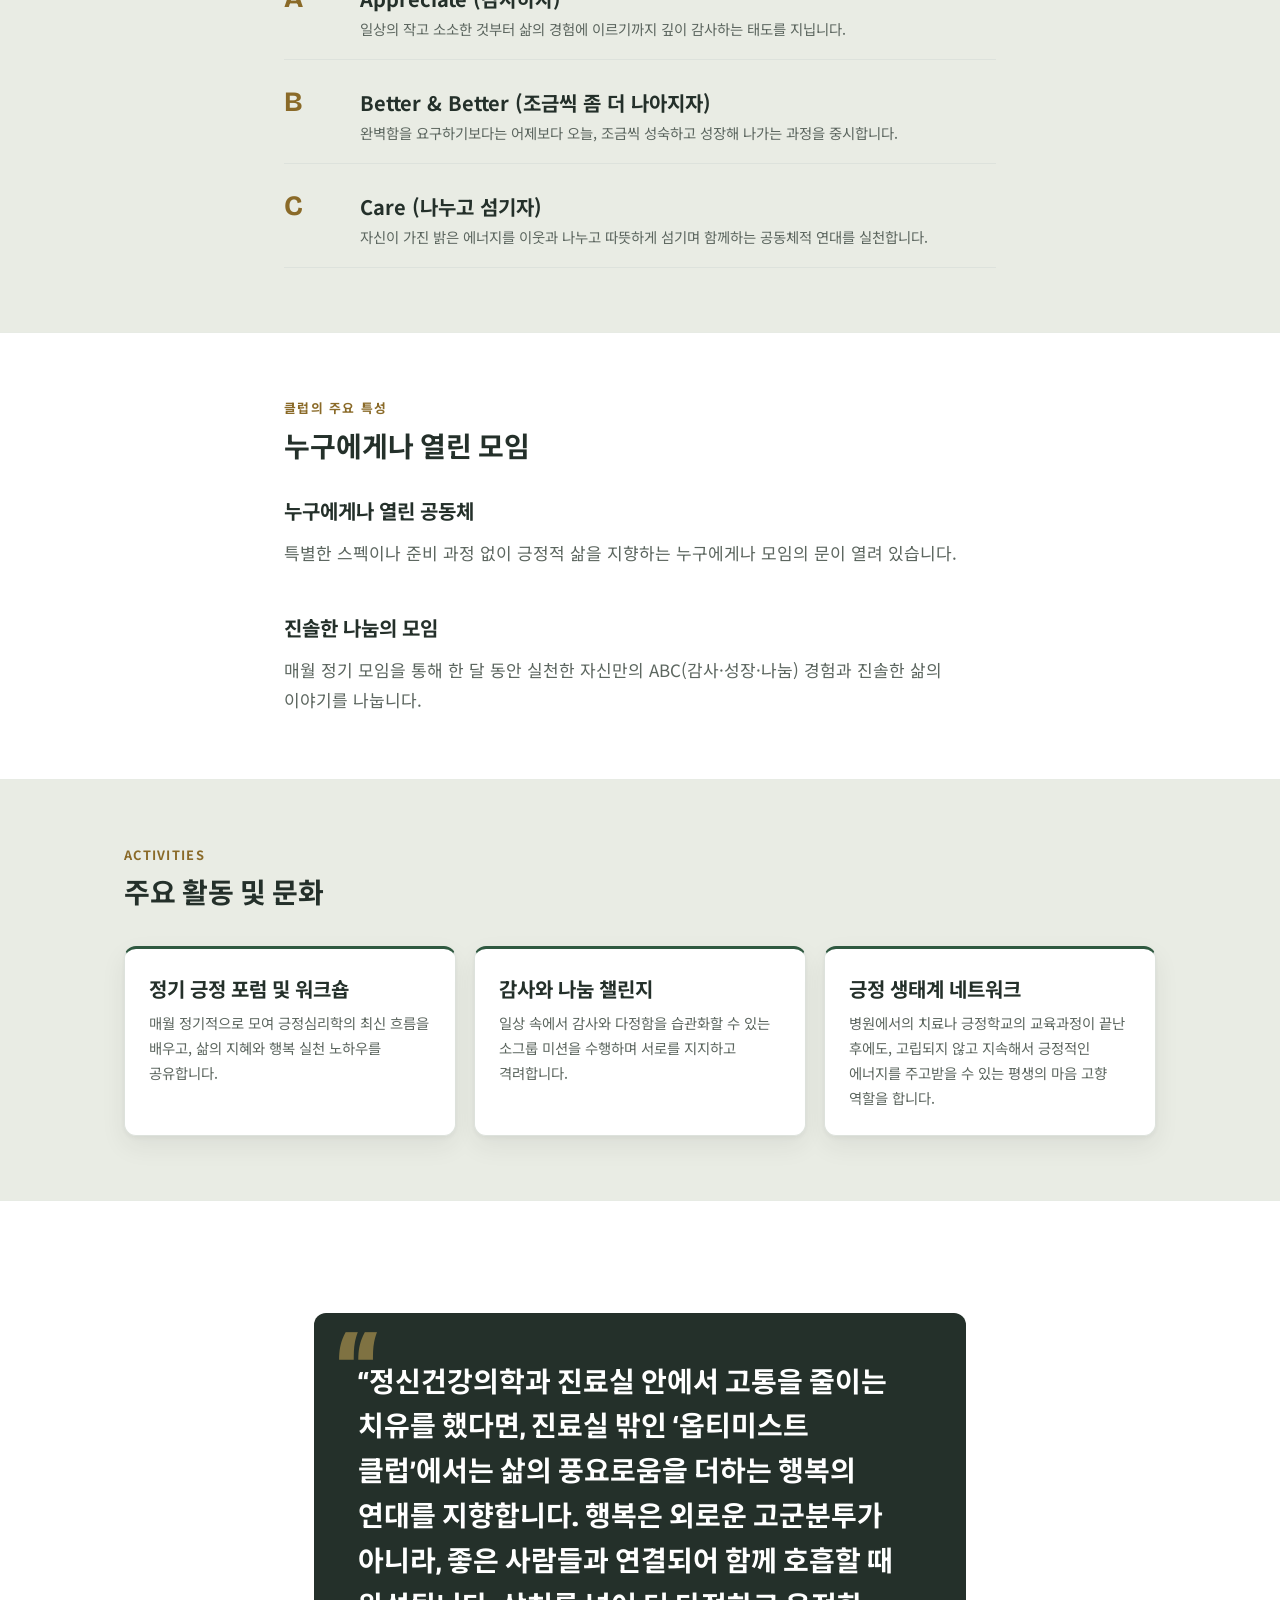
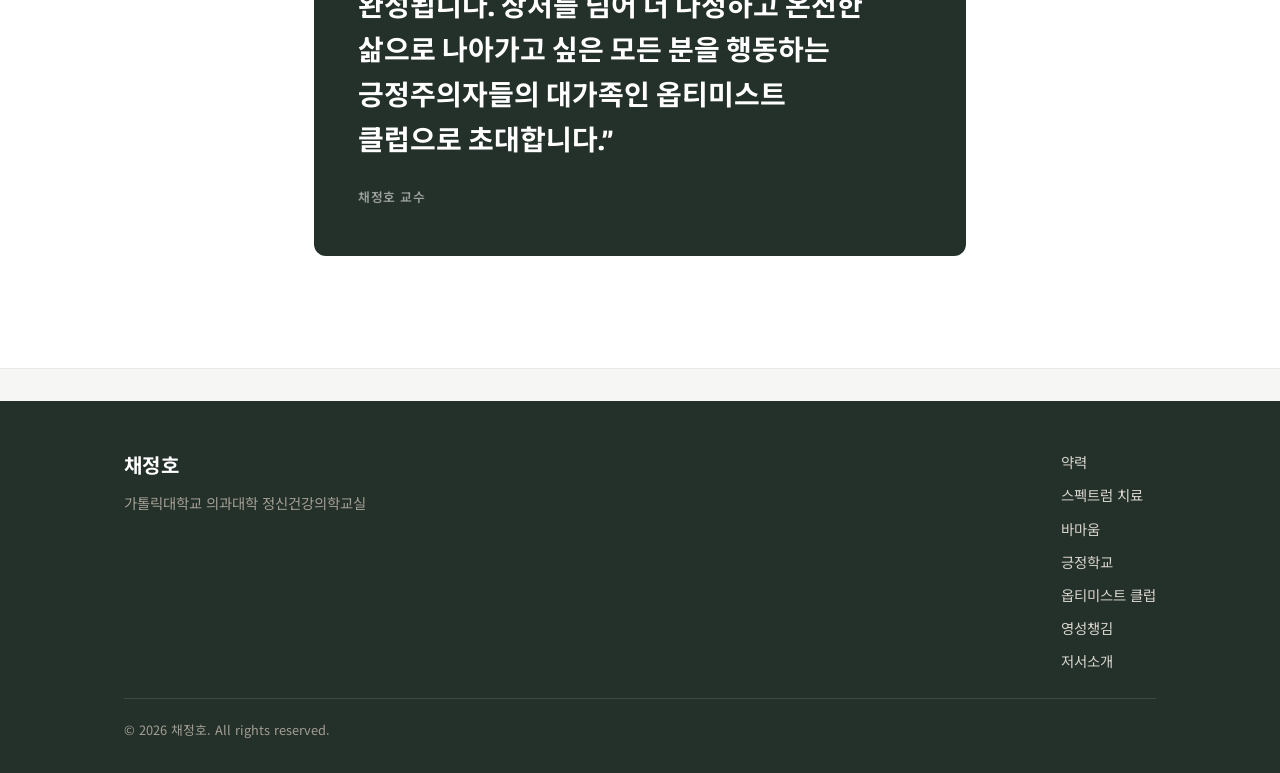
<file: optimist-club.html>
<!DOCTYPE html>
<html lang="ko">
<head>
<meta charset="UTF-8">
<meta name="viewport" content="width=device-width, initial-scale=1.0">
<title>옵티미스트 클럽 | 채정호</title>
<meta name="description" content="행동하는 긍정주의자들의 연대, 옵티미스트 클럽(Optimist Club). 채정호 교수가 창설한 국내 유일의 긍정 사회 행동 공동체를 소개합니다.">
<link rel="preconnect" href="https://fonts.googleapis.com">
<link rel="preconnect" href="https://fonts.gstatic.com" crossorigin>
<link href="https://fonts.googleapis.com/css2?family=Noto+Sans+KR:wght@400;500;700&family=Bricolage+Grotesque:wght@600;700;800&display=swap" rel="stylesheet">
<link rel="icon" href="favicon.ico" sizes="any">
<link rel="icon" href="images/favicon-32x32.png" type="image/png" sizes="32x32">
<link rel="icon" href="images/favicon-16x16.png" type="image/png" sizes="16x16">
<link rel="apple-touch-icon" href="apple-touch-icon.png">
<link rel="stylesheet" href="css/style.css">
</head>
<body>

<header class="site-header">
  <div class="site-header__inner">
    <a href="index.html" class="brand">
      <span class="brand__ko">채정호</span>
      <span class="brand__en">Chae Jeong-ho, MD, PhD</span>
    </a>
    <button class="nav-toggle" aria-label="메뉴 열기" aria-expanded="false"><span></span></button>
    <nav class="main-nav">
      <a href="index.html">홈</a>
      <a href="bio.html">약력</a>
      <a href="spectrum.html">스펙트럼 치료</a>
      <a href="bamaum.html">바마움</a>
      <a href="optimist-school.html">긍정학교</a>
      <a href="optimist-club.html" class="is-active">옵티미스트 클럽</a>
      <a href="spiritfulness.html">영성챙김</a>
      <a href="books.html">저서소개</a>
    </nav>
  </div>
</header>
<main>

  <section class="teaser-hero">
    <div class="container">
      <img src="images/optimist-club-logo.png" alt="옵티미스트 클럽 로고" class="brand-mark" style="max-width: 320px;">
      <div class="hero__eyebrow" style="justify-content: center; display: flex;">OPTIMIST CLUB</div>
      <h1>옵티미스트 클럽</h1>
      <p class="teaser-hero__tagline">
        “혼자서는 막연한 낙관에 그치지만, 함께할 때 우리는 세상을 바꾸는 긍정의 힘이 됩니다.”
      </p>
      <div class="teaser-hero__rule"></div>
      <p class="teaser-hero__body">
        옵티미스트 클럽은 2012년 채정호 교수가 창설한 국내 유일의 긍정 사회 행동 공동체입니다. 삶의 시련과 사회의
        어두운 면을 정면으로 직시하면서도, 내 안의 긍정 자원을 동력 삼아 더 나은 나, 더 따뜻한 사회를 만들기 위해
        구체적으로 행동하고 실천하는 이들의 모임입니다. 감사(Appreciate), 성장(Better &amp; Better),
        나눔(Care)의 ABC 가치를 함께 실천합니다.
      </p>
      <a href="https://www.optimistclub.co.kr/xe/" target="_blank" rel="noopener" class="btn btn--primary">옵티미스트 클럽 홈페이지 방문하기</a>
    </div>
  </section>

  <section class="section-alt">
    <div class="container" style="max-width: 760px;">
      <div class="section-head">
        <div class="section-head__eyebrow">정의 및 취지</div>
        <h2>행동하는 긍정주의자들의 연대</h2>
      </div>
      <div class="bio-block">
        <h3>행동하는 긍정주의자들의 연대</h3>
        <p style="color: var(--ink-soft);">
          막연하거나 맹목적인 낙관에 그치지 않고, 삶의 현장에서 긍정을 직접 실천하는 ‘행동하는 긍정주의자(Optimist)’의
          모임입니다.
        </p>
      </div>
      <div class="bio-block">
        <h3>행복연구실천본부</h3>
        <p style="color: var(--ink-soft);">
          보다 가치 있고 긍정적인 삶을 개척하기 위해 긍정심리학에 기반한 다양한 실천 방안을 연구하고 함께 나누는
          행복 네트워크입니다.
        </p>
      </div>
    </div>
  </section>

  <section class="section-tint">
    <div class="container" style="max-width: 760px;">
      <div class="section-head">
        <div class="section-head__eyebrow">핵심 실천 가치</div>
        <h2>ABC 법칙</h2>
        <p>옵티미스트 클럽의 모든 모임과 활동은 ABC 가치를 공유하고 실천하는 데 중점을 둡니다.</p>
      </div>
      <div class="trait-list">
        <div class="trait-item">
          <div class="trait-item__letter">A</div>
          <div class="trait-item__body">
            <h4>Appreciate (감사하자)</h4>
            <p>일상의 작고 소소한 것부터 삶의 경험에 이르기까지 깊이 감사하는 태도를 지닙니다.</p>
          </div>
        </div>
        <div class="trait-item">
          <div class="trait-item__letter">B</div>
          <div class="trait-item__body">
            <h4>Better &amp; Better (조금씩 좀 더 나아지자)</h4>
            <p>완벽함을 요구하기보다는 어제보다 오늘, 조금씩 성숙하고 성장해 나가는 과정을 중시합니다.</p>
          </div>
        </div>
        <div class="trait-item">
          <div class="trait-item__letter">C</div>
          <div class="trait-item__body">
            <h4>Care (나누고 섬기자)</h4>
            <p>자신이 가진 밝은 에너지를 이웃과 나누고 따뜻하게 섬기며 함께하는 공동체적 연대를 실천합니다.</p>
          </div>
        </div>
      </div>
    </div>
  </section>

  <section class="section-alt">
    <div class="container" style="max-width: 760px;">
      <div class="section-head">
        <div class="section-head__eyebrow">클럽의 주요 특성</div>
        <h2>누구에게나 열린 모임</h2>
      </div>
      <div class="bio-block">
        <h3>누구에게나 열린 공동체</h3>
        <p style="color: var(--ink-soft);">
          특별한 스펙이나 준비 과정 없이 긍정적 삶을 지향하는 누구에게나 모임의 문이 열려 있습니다.
        </p>
      </div>
      <div class="bio-block">
        <h3>진솔한 나눔의 모임</h3>
        <p style="color: var(--ink-soft);">
          매월 정기 모임을 통해 한 달 동안 실천한 자신만의 ABC(감사·성장·나눔) 경험과 진솔한 삶의 이야기를 나눕니다.
        </p>
      </div>
    </div>
  </section>

  <section class="section-tint">
    <div class="container">
      <div class="section-head">
        <div class="section-head__eyebrow">Activities</div>
        <h2>주요 활동 및 문화</h2>
      </div>
      <div class="module-grid" style="margin-top: 24px;">
        <div class="module-card">
          <div class="module-card__ko">정기 긍정 포럼 및 워크숍</div>
          <p>매월 정기적으로 모여 긍정심리학의 최신 흐름을 배우고, 삶의 지혜와 행복 실천 노하우를 공유합니다.</p>
        </div>
        <div class="module-card">
          <div class="module-card__ko">감사와 나눔 챌린지</div>
          <p>일상 속에서 감사와 다정함을 습관화할 수 있는 소그룹 미션을 수행하며 서로를 지지하고 격려합니다.</p>
        </div>
        <div class="module-card">
          <div class="module-card__ko">긍정 생태계 네트워크</div>
          <p>병원에서의 치료나 긍정학교의 교육과정이 끝난 후에도, 고립되지 않고 지속해서 긍정적인 에너지를 주고받을 수 있는 평생의 마음 고향 역할을 합니다.</p>
        </div>
      </div>
    </div>
  </section>

  <section class="section-alt">
    <div class="container" style="max-width: 700px;">
      <div class="quote-block">
        <p>
          “정신건강의학과 진료실 안에서 고통을 줄이는 치유를 했다면, 진료실 밖인 ‘옵티미스트 클럽’에서는 삶의
          풍요로움을 더하는 행복의 연대를 지향합니다. 행복은 외로운 고군분투가 아니라, 좋은 사람들과 연결되어
          함께 호흡할 때 완성됩니다. 상처를 넘어 더 다정하고 온전한 삶으로 나아가고 싶은 모든 분을 행동하는
          긍정주의자들의 대가족인 옵티미스트 클럽으로 초대합니다.”
        </p>
        <cite>채정호 교수</cite>
      </div>
    </div>
  </section>

</main>

<footer class="site-footer">
  <div class="container">
    <div class="footer-grid">
      <div>
        <div class="brand__ko" style="color: #fff; margin-bottom: 6px;">채정호</div>
        <div style="color: #a29e93; font-size: 0.9rem;">가톨릭대학교 의과대학 정신건강의학교실</div>
      </div>
      <div class="footer-links">
        <a href="bio.html">약력</a>
        <a href="spectrum.html">스펙트럼 치료</a>
        <a href="bamaum.html">바마움</a>
        <a href="optimist-school.html">긍정학교</a>
        <a href="optimist-club.html">옵티미스트 클럽</a>
        <a href="spiritfulness.html">영성챙김</a>
        <a href="books.html">저서소개</a>
      </div>
    </div>
    <div class="footer-bottom">
      &copy; 2026 채정호. All rights reserved.
    </div>
  </div>
</footer>

<script src="js/main.js"></script>
</body>
</html>
</file>
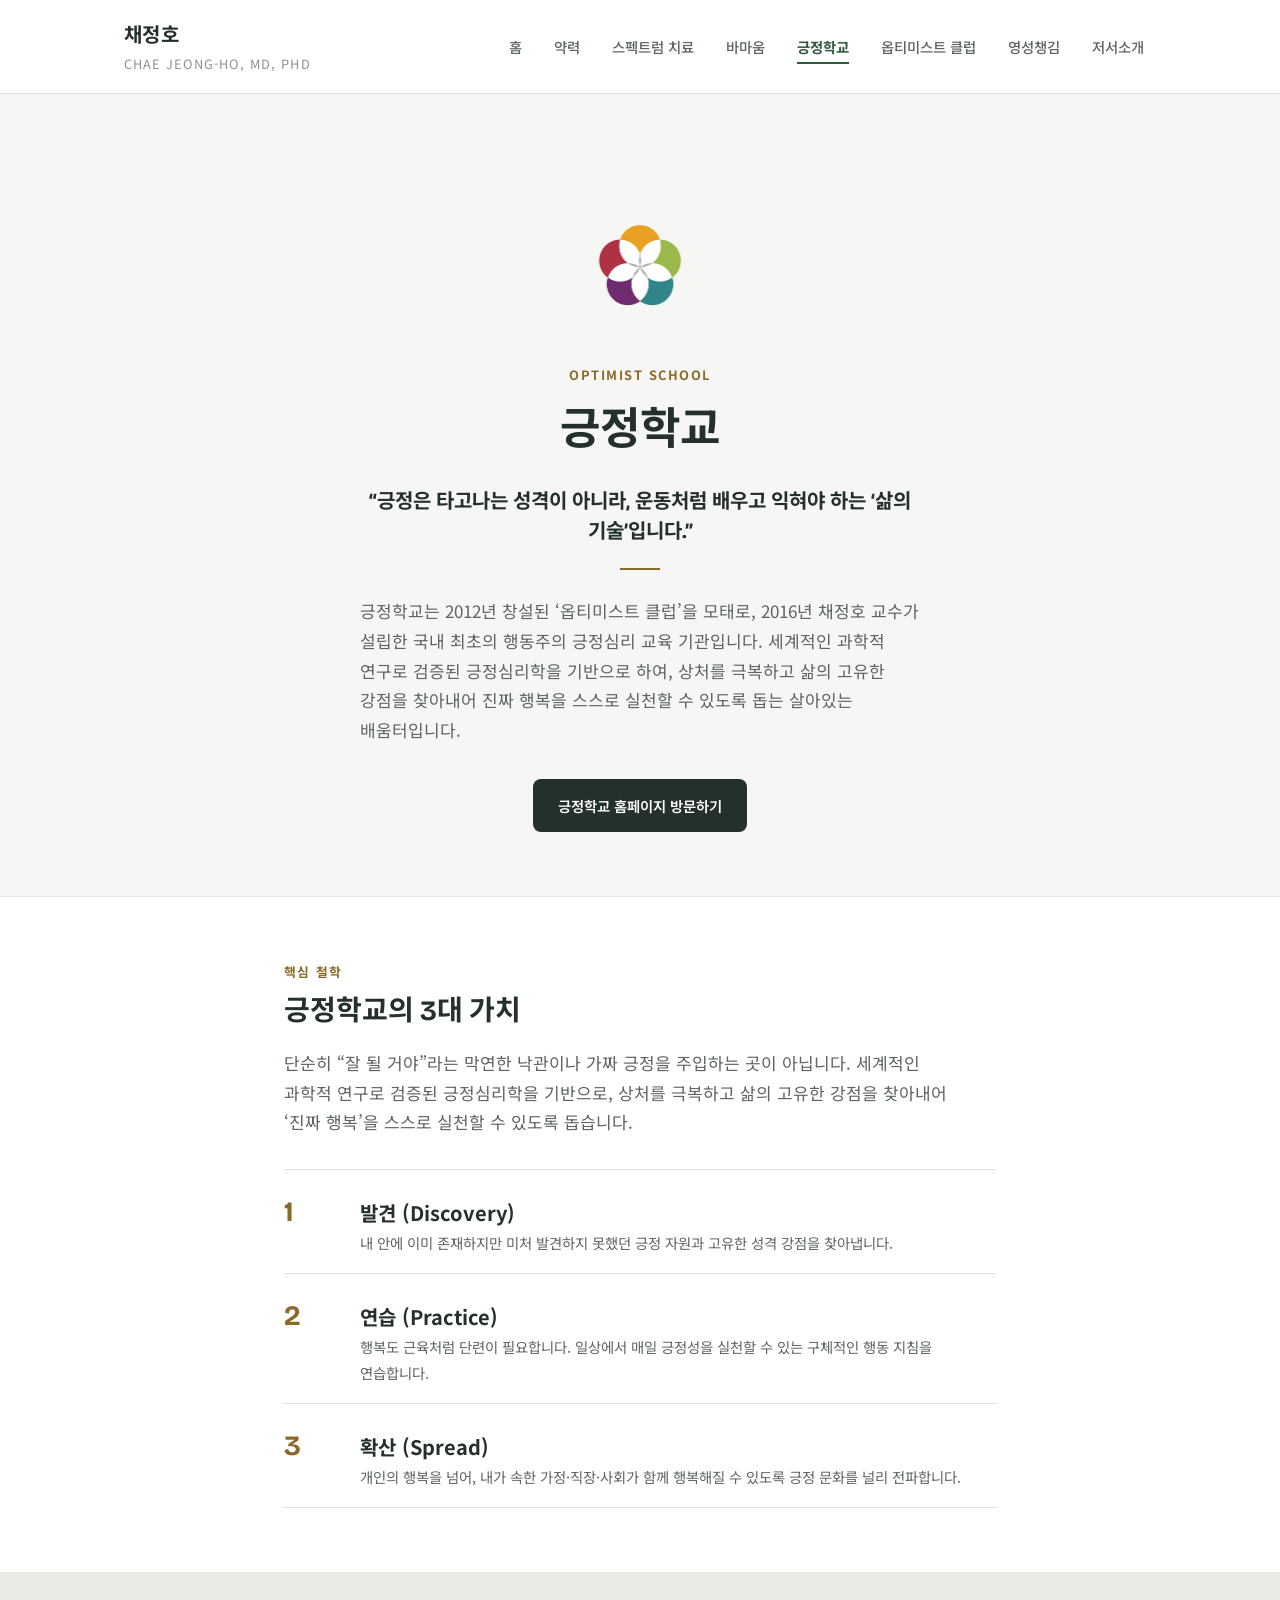
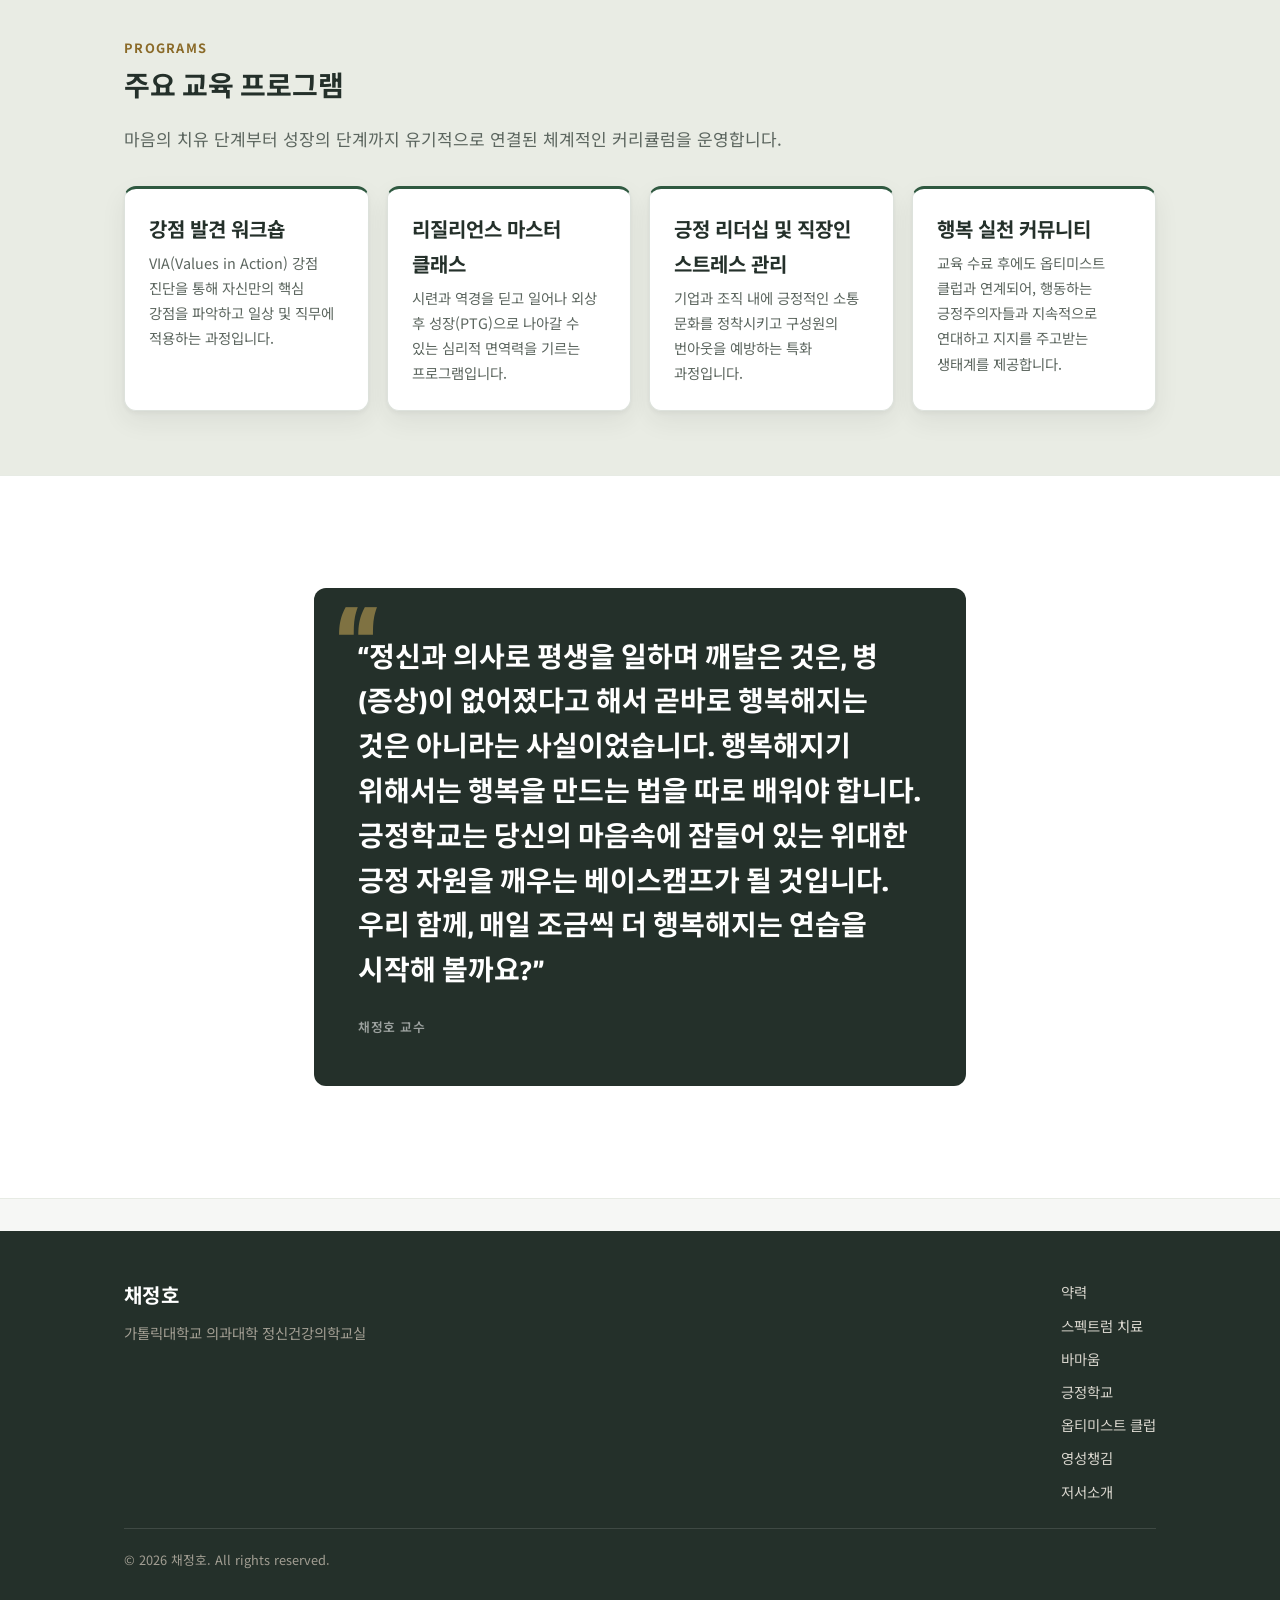
<file: optimist-school.html>
<!DOCTYPE html>
<html lang="ko">
<head>
<meta charset="UTF-8">
<meta name="viewport" content="width=device-width, initial-scale=1.0">
<title>긍정학교 | 채정호</title>
<meta name="description" content="행복을 배우고 연습하는 곳, 긍정학교(Optimist School). 채정호 교수가 설립한 국내 최초의 행동주의 긍정심리 교육 기관을 소개합니다.">
<link rel="preconnect" href="https://fonts.googleapis.com">
<link rel="preconnect" href="https://fonts.gstatic.com" crossorigin>
<link href="https://fonts.googleapis.com/css2?family=Noto+Sans+KR:wght@400;500;700&family=Bricolage+Grotesque:wght@600;700;800&display=swap" rel="stylesheet">
<link rel="icon" href="favicon.ico" sizes="any">
<link rel="icon" href="images/favicon-32x32.png" type="image/png" sizes="32x32">
<link rel="icon" href="images/favicon-16x16.png" type="image/png" sizes="16x16">
<link rel="apple-touch-icon" href="apple-touch-icon.png">
<link rel="stylesheet" href="css/style.css">
</head>
<body>

<header class="site-header">
  <div class="site-header__inner">
    <a href="index.html" class="brand">
      <span class="brand__ko">채정호</span>
      <span class="brand__en">Chae Jeong-ho, MD, PhD</span>
    </a>
    <button class="nav-toggle" aria-label="메뉴 열기" aria-expanded="false"><span></span></button>
    <nav class="main-nav">
      <a href="index.html">홈</a>
      <a href="bio.html">약력</a>
      <a href="spectrum.html">스펙트럼 치료</a>
      <a href="bamaum.html">바마움</a>
      <a href="optimist-school.html" class="is-active">긍정학교</a>
      <a href="optimist-club.html">옵티미스트 클럽</a>
      <a href="spiritfulness.html">영성챙김</a>
      <a href="books.html">저서소개</a>
    </nav>
  </div>
</header>
<main>

  <section class="teaser-hero">
    <div class="container">
      <img src="images/optimist-school-logo.png" alt="긍정학교 로고" class="brand-mark" style="max-width: 140px;">
      <div class="hero__eyebrow" style="justify-content: center; display: flex;">OPTIMIST SCHOOL</div>
      <h1>긍정학교</h1>
      <p class="teaser-hero__tagline">
        “긍정은 타고나는 성격이 아니라, 운동처럼 배우고 익혀야 하는 ‘삶의 기술’입니다.”
      </p>
      <div class="teaser-hero__rule"></div>
      <p class="teaser-hero__body">
        긍정학교는 2012년 창설된 ‘옵티미스트 클럽’을 모태로, 2016년 채정호 교수가 설립한 국내 최초의 행동주의
        긍정심리 교육 기관입니다. 세계적인 과학적 연구로 검증된 긍정심리학을 기반으로 하여, 상처를 극복하고 삶의
        고유한 강점을 찾아내어 진짜 행복을 스스로 실천할 수 있도록 돕는 살아있는 배움터입니다.
      </p>
      <a href="https://www.positiveschool.co.kr/" target="_blank" rel="noopener" class="btn btn--primary">긍정학교 홈페이지 방문하기</a>
    </div>
  </section>

  <section class="section-alt">
    <div class="container" style="max-width: 760px;">
      <div class="section-head">
        <div class="section-head__eyebrow">핵심 철학</div>
        <h2>긍정학교의 3대 가치</h2>
        <p>단순히 “잘 될 거야”라는 막연한 낙관이나 가짜 긍정을 주입하는 곳이 아닙니다. 세계적인 과학적 연구로 검증된 긍정심리학을 기반으로, 상처를 극복하고 삶의 고유한 강점을 찾아내어 ‘진짜 행복’을 스스로 실천할 수 있도록 돕습니다.</p>
      </div>
      <div class="trait-list">
        <div class="trait-item">
          <div class="trait-item__letter">1</div>
          <div class="trait-item__body">
            <h4>발견 (Discovery)</h4>
            <p>내 안에 이미 존재하지만 미처 발견하지 못했던 긍정 자원과 고유한 성격 강점을 찾아냅니다.</p>
          </div>
        </div>
        <div class="trait-item">
          <div class="trait-item__letter">2</div>
          <div class="trait-item__body">
            <h4>연습 (Practice)</h4>
            <p>행복도 근육처럼 단련이 필요합니다. 일상에서 매일 긍정성을 실천할 수 있는 구체적인 행동 지침을 연습합니다.</p>
          </div>
        </div>
        <div class="trait-item">
          <div class="trait-item__letter">3</div>
          <div class="trait-item__body">
            <h4>확산 (Spread)</h4>
            <p>개인의 행복을 넘어, 내가 속한 가정·직장·사회가 함께 행복해질 수 있도록 긍정 문화를 널리 전파합니다.</p>
          </div>
        </div>
      </div>
    </div>
  </section>

  <section class="section-tint">
    <div class="container">
      <div class="section-head">
        <div class="section-head__eyebrow">Programs</div>
        <h2>주요 교육 프로그램</h2>
        <p>마음의 치유 단계부터 성장의 단계까지 유기적으로 연결된 체계적인 커리큘럼을 운영합니다.</p>
      </div>
      <div class="module-grid" style="margin-top: 24px;">
        <div class="module-card">
          <div class="module-card__ko">강점 발견 워크숍</div>
          <p>VIA(Values in Action) 강점 진단을 통해 자신만의 핵심 강점을 파악하고 일상 및 직무에 적용하는 과정입니다.</p>
        </div>
        <div class="module-card">
          <div class="module-card__ko">리질리언스 마스터 클래스</div>
          <p>시련과 역경을 딛고 일어나 외상 후 성장(PTG)으로 나아갈 수 있는 심리적 면역력을 기르는 프로그램입니다.</p>
        </div>
        <div class="module-card">
          <div class="module-card__ko">긍정 리더십 및 직장인 스트레스 관리</div>
          <p>기업과 조직 내에 긍정적인 소통 문화를 정착시키고 구성원의 번아웃을 예방하는 특화 과정입니다.</p>
        </div>
        <div class="module-card">
          <div class="module-card__ko">행복 실천 커뮤니티</div>
          <p>교육 수료 후에도 옵티미스트 클럽과 연계되어, 행동하는 긍정주의자들과 지속적으로 연대하고 지지를 주고받는 생태계를 제공합니다.</p>
        </div>
      </div>
    </div>
  </section>

  <section class="section-alt">
    <div class="container" style="max-width: 700px;">
      <div class="quote-block">
        <p>
          “정신과 의사로 평생을 일하며 깨달은 것은, 병(증상)이 없어졌다고 해서 곧바로 행복해지는 것은 아니라는
          사실이었습니다. 행복해지기 위해서는 행복을 만드는 법을 따로 배워야 합니다. 긍정학교는 당신의 마음속에
          잠들어 있는 위대한 긍정 자원을 깨우는 베이스캠프가 될 것입니다. 우리 함께, 매일 조금씩 더 행복해지는
          연습을 시작해 볼까요?”
        </p>
        <cite>채정호 교수</cite>
      </div>
    </div>
  </section>

</main>

<footer class="site-footer">
  <div class="container">
    <div class="footer-grid">
      <div>
        <div class="brand__ko" style="color: #fff; margin-bottom: 6px;">채정호</div>
        <div style="color: #a29e93; font-size: 0.9rem;">가톨릭대학교 의과대학 정신건강의학교실</div>
      </div>
      <div class="footer-links">
        <a href="bio.html">약력</a>
        <a href="spectrum.html">스펙트럼 치료</a>
        <a href="bamaum.html">바마움</a>
        <a href="optimist-school.html">긍정학교</a>
        <a href="optimist-club.html">옵티미스트 클럽</a>
        <a href="spiritfulness.html">영성챙김</a>
        <a href="books.html">저서소개</a>
      </div>
    </div>
    <div class="footer-bottom">
      &copy; 2026 채정호. All rights reserved.
    </div>
  </div>
</footer>

<script src="js/main.js"></script>
</body>
</html>
</file>
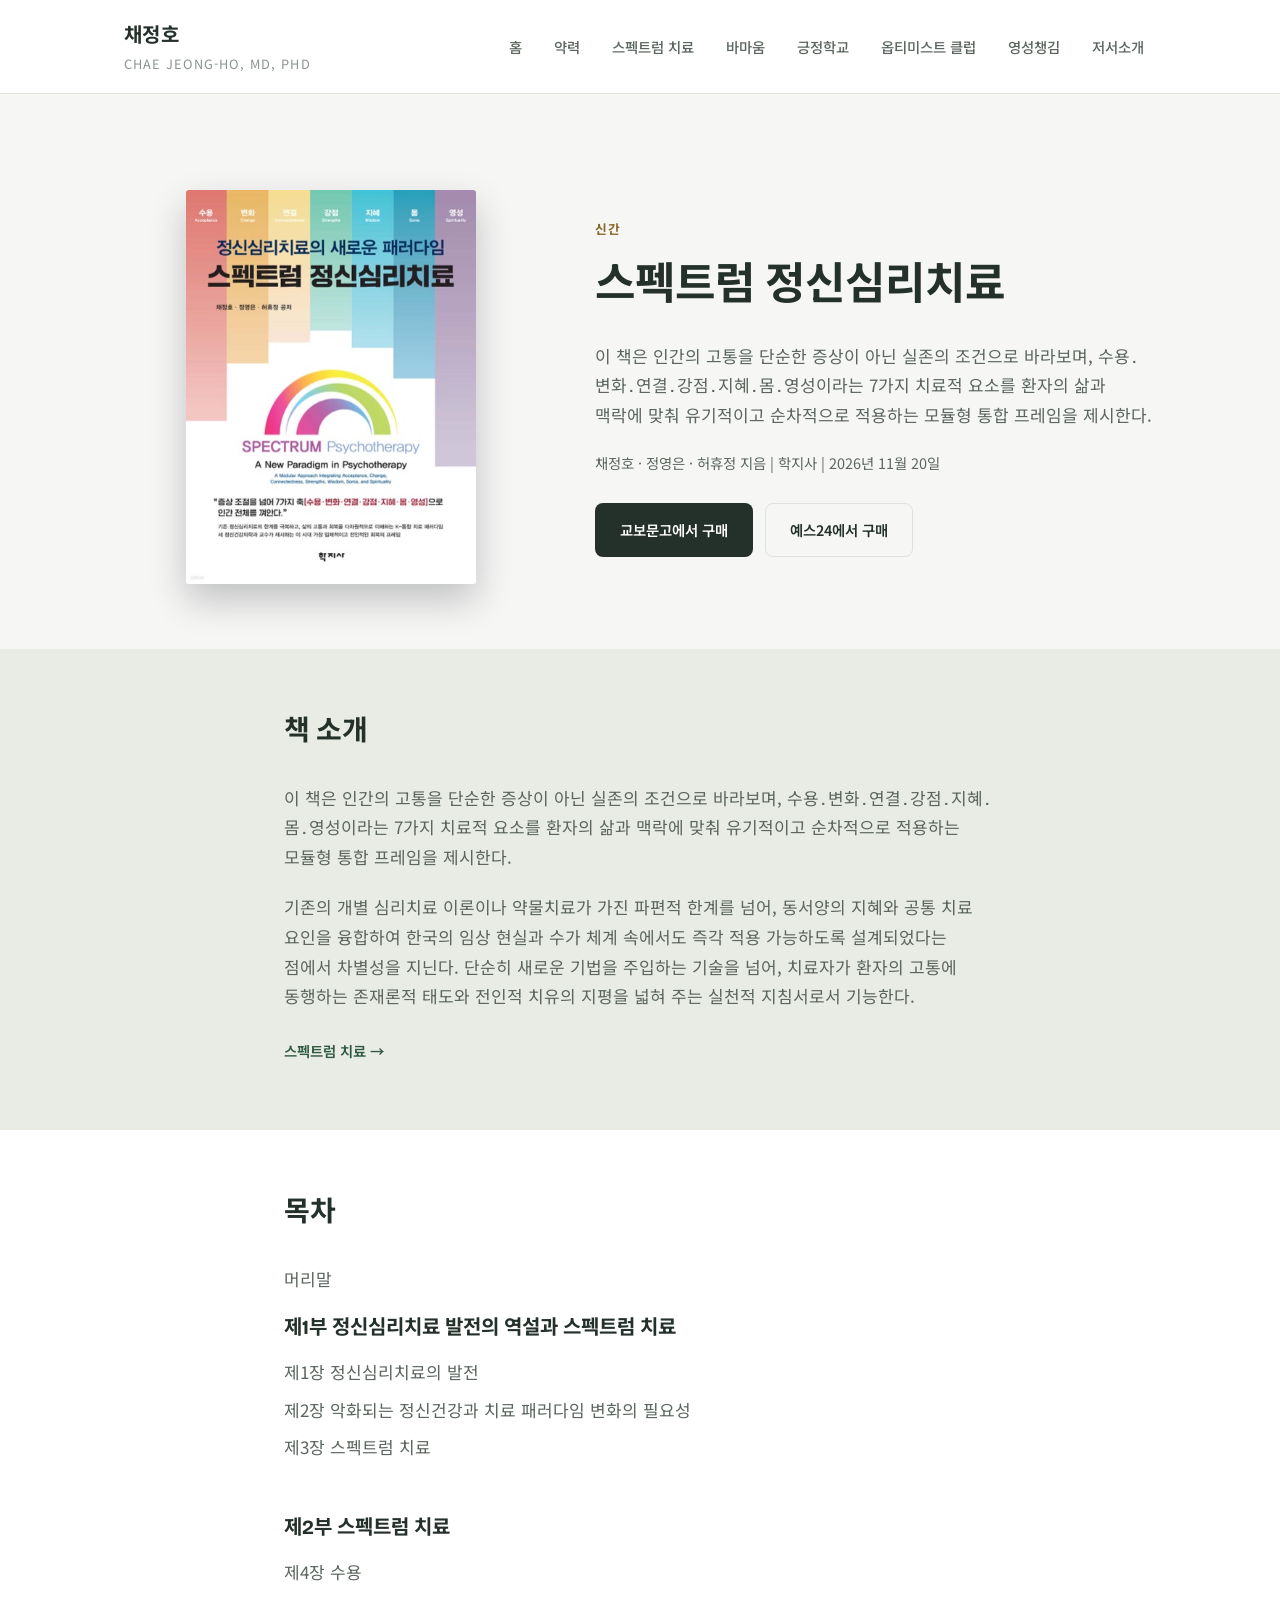
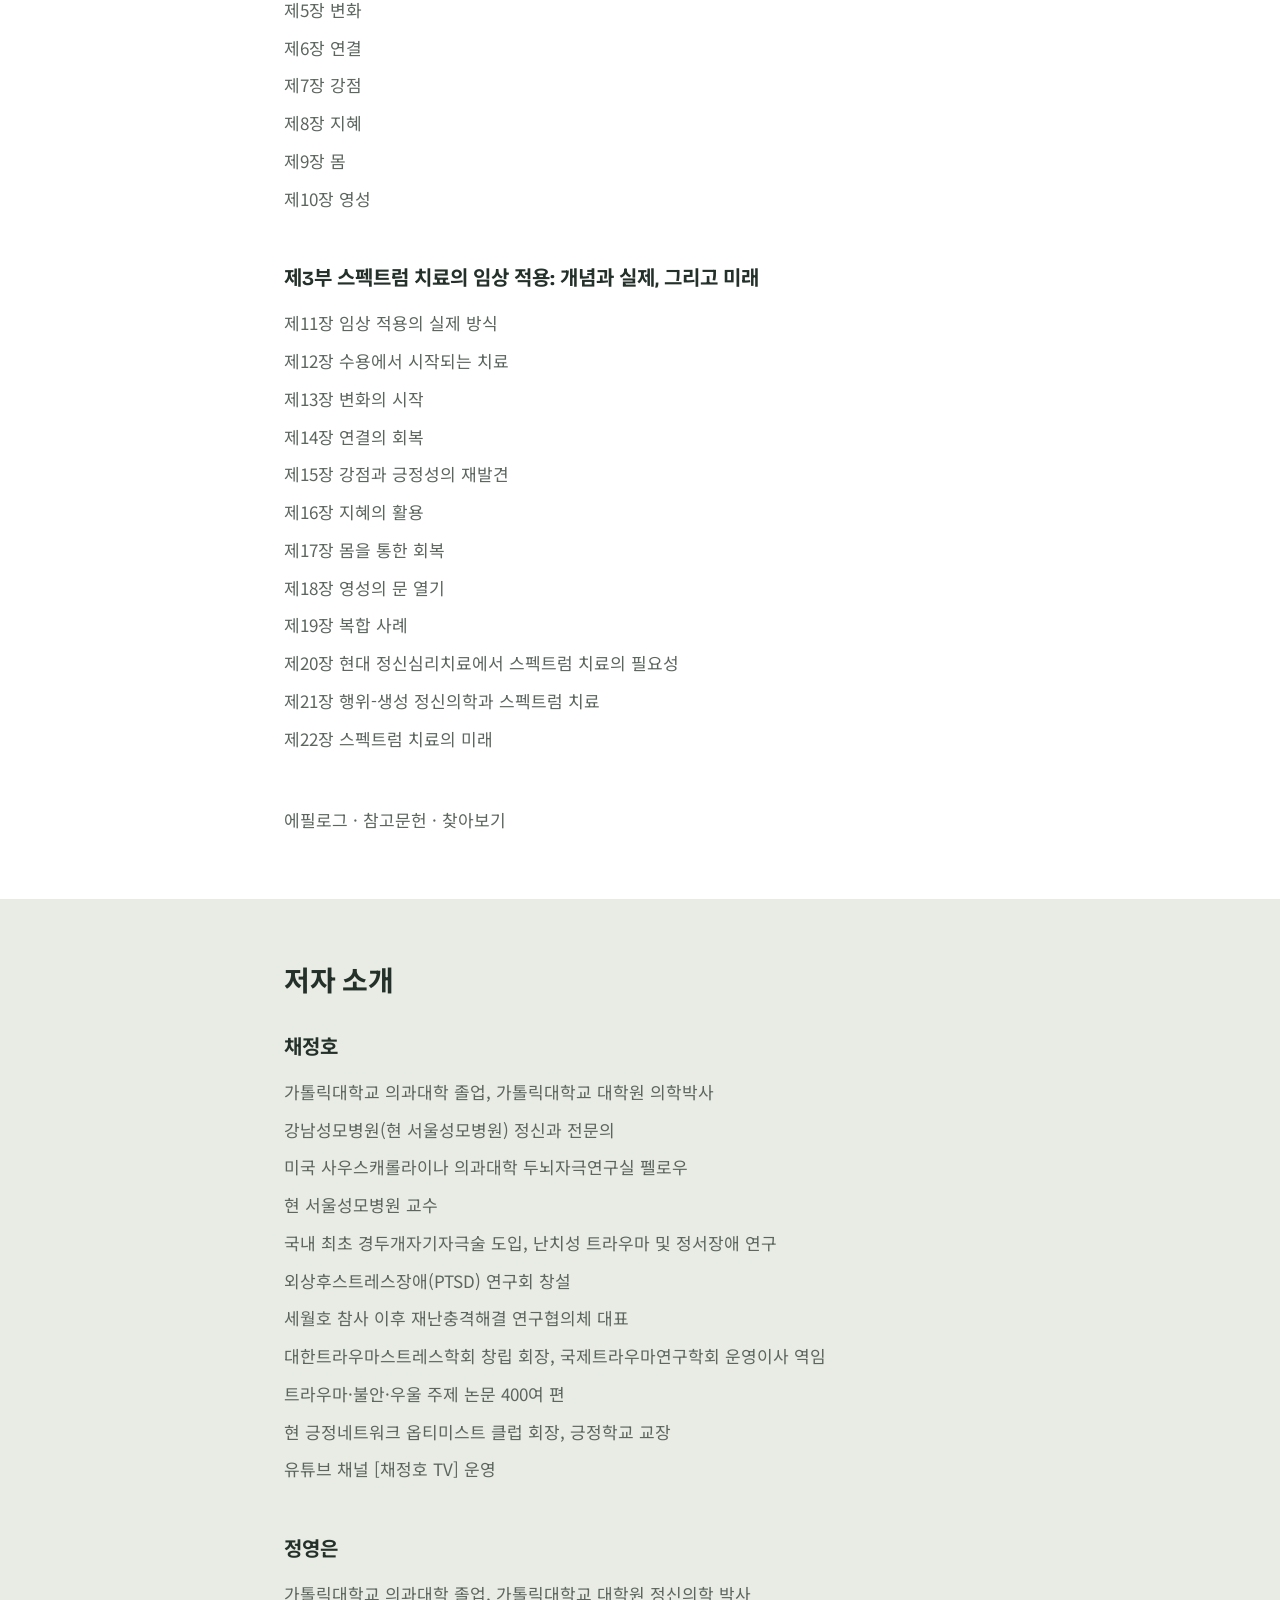
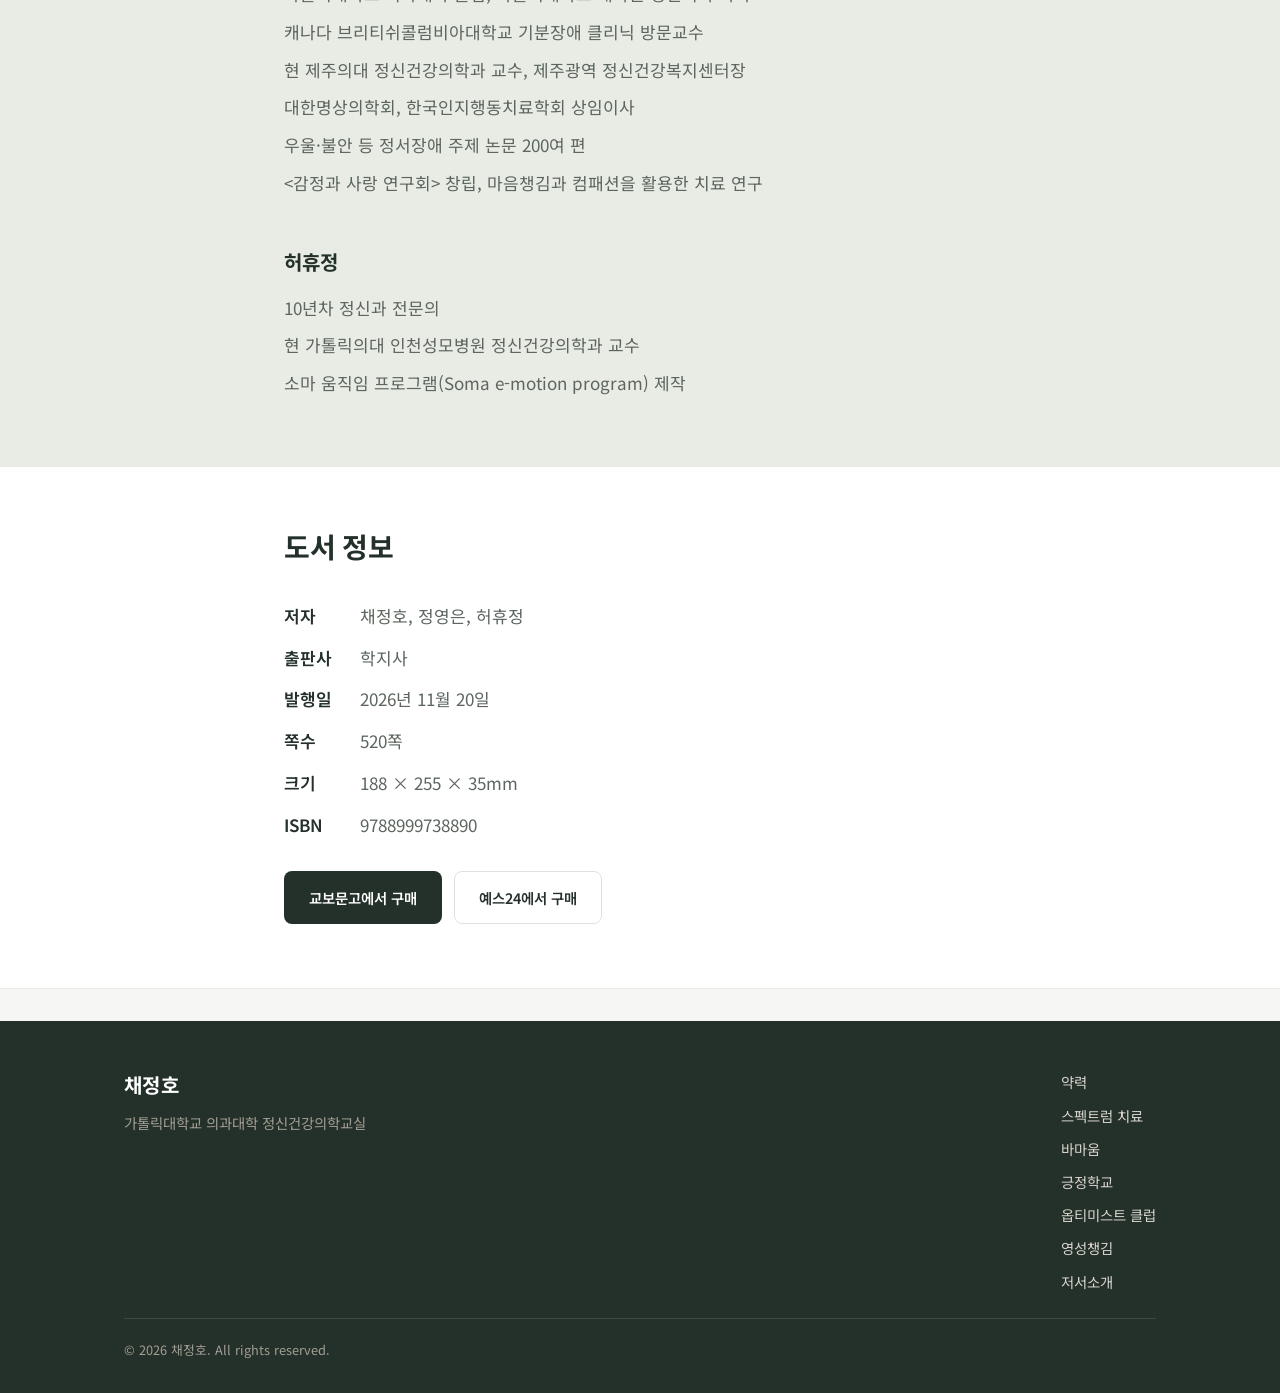
<file: spectrum-book.html>
<!DOCTYPE html>
<html lang="ko">
<head>
<meta charset="UTF-8">
<meta name="viewport" content="width=device-width, initial-scale=1.0">
<title>스펙트럼 정신심리치료 | 채정호</title>
<meta name="description" content="『스펙트럼 정신심리치료』(채정호·정영은·허휴정 지음, 학지사). 이 책은 인간의 고통을 단순한 증상이 아닌 실존의 조건으로 바라보며, 수용․변화․연결․강점․지혜․몸․영성이라는 7가지 치료적 요소를 환자의 삶과 맥락에 맞춰 유기적이고 순차적으로 적용하는 모듈형 통합 프레임을 제시한다.">
<link rel="preconnect" href="https://fonts.googleapis.com">
<link rel="preconnect" href="https://fonts.gstatic.com" crossorigin>
<link href="https://fonts.googleapis.com/css2?family=Noto+Sans+KR:wght@400;500;700&family=Bricolage+Grotesque:wght@600;700;800&display=swap" rel="stylesheet">
<link rel="icon" href="favicon.ico" sizes="any">
<link rel="icon" href="images/favicon-32x32.png" type="image/png" sizes="32x32">
<link rel="icon" href="images/favicon-16x16.png" type="image/png" sizes="16x16">
<link rel="apple-touch-icon" href="apple-touch-icon.png">
<link rel="stylesheet" href="css/style.css">
</head>
<body>

<header class="site-header">
  <div class="site-header__inner">
    <a href="index.html" class="brand">
      <span class="brand__ko">채정호</span>
      <span class="brand__en">Chae Jeong-ho, MD, PhD</span>
    </a>
    <button class="nav-toggle" aria-label="메뉴 열기" aria-expanded="false"><span></span></button>
    <nav class="main-nav">
      <a href="index.html">홈</a>
      <a href="bio.html">약력</a>
      <a href="spectrum.html">스펙트럼 치료</a>
      <a href="bamaum.html">바마움</a>
      <a href="optimist-school.html">긍정학교</a>
      <a href="optimist-club.html">옵티미스트 클럽</a>
      <a href="spiritfulness.html">영성챙김</a>
      <a href="books.html">저서소개</a>
    </nav>
  </div>
</header>
<main>

  <section class="hero">
    <div class="container book-hero__grid">
      <div class="book-hero__cover">
        <img src="images/book-spectrum.jpg" alt="『스펙트럼 정신심리치료』 표지" width="400" height="544">
      </div>
      <div>
        <div class="hero__eyebrow">신간</div>
        <h1>스펙트럼 정신심리치료</h1>
        <p class="hero__lede">이 책은 인간의 고통을 단순한 증상이 아닌 실존의 조건으로 바라보며, 수용․변화․연결․강점․지혜․몸․영성이라는 7가지 치료적 요소를 환자의 삶과 맥락에 맞춰 유기적이고 순차적으로 적용하는 모듈형 통합 프레임을 제시한다.</p>
        <p style="color: var(--ink-soft); font-size: var(--text-xs); margin: 0 0 24px;">
          채정호 · 정영은 · 허휴정 지음 | 학지사 | 2026년 11월 20일
        </p>
        <div class="hero__actions">
          <a href="https://product.kyobobook.co.kr/detail/S000222045542" target="_blank" rel="noopener" class="btn btn--primary">교보문고에서 구매</a>
          <a href="https://www.yes24.com/product/goods/202265586" target="_blank" rel="noopener" class="btn btn--outline">예스24에서 구매</a>
        </div>
      </div>
    </div>
  </section>

  <section class="section-tint">
    <div class="container" style="max-width: 760px;">
      <div class="section-head">
        <h2>책 소개</h2>
      </div>
      <p style="color: var(--ink-soft);">이 책은 인간의 고통을 단순한 증상이 아닌 실존의 조건으로 바라보며, 수용․변화․연결․강점․지혜․몸․영성이라는 7가지 치료적 요소를 환자의 삶과 맥락에 맞춰 유기적이고 순차적으로 적용하는 모듈형 통합 프레임을 제시한다.</p>
      <p style="color: var(--ink-soft);">기존의 개별 심리치료 이론이나 약물치료가 가진 파편적 한계를 넘어, 동서양의 지혜와 공통 치료 요인을 융합하여 한국의 임상 현실과 수가 체계 속에서도 즉각 적용 가능하도록 설계되었다는 점에서 차별성을 지닌다. 단순히 새로운 기법을 주입하는 기술을 넘어, 치료자가 환자의 고통에 동행하는 존재론적 태도와 전인적 치유의 지평을 넓혀 주는 실천적 지침서로서 기능한다.</p>
      <p style="margin-top: 24px;">
        <a href="spectrum.html" class="new-book__more" style="margin-left: 0;">스펙트럼 치료 →</a>
      </p>
    </div>
  </section>

  <section class="section-alt">
    <div class="container" style="max-width: 760px;">
      <div class="section-head">
        <h2>목차</h2>
      </div>
      <p style="color: var(--ink-soft);">머리말</p>

      <div class="bio-block">
        <h3>제1부 정신심리치료 발전의 역설과 스펙트럼 치료</h3>
        <ul class="toc-list">
          <li>제1장 정신심리치료의 발전</li>
          <li>제2장 악화되는 정신건강과 치료 패러다임 변화의 필요성</li>
          <li>제3장 스펙트럼 치료</li>
        </ul>
      </div>

      <div class="bio-block">
        <h3>제2부 스펙트럼 치료</h3>
        <ul class="toc-list">
          <li>제4장 수용</li>
          <li>제5장 변화</li>
          <li>제6장 연결</li>
          <li>제7장 강점</li>
          <li>제8장 지혜</li>
          <li>제9장 몸</li>
          <li>제10장 영성</li>
        </ul>
      </div>

      <div class="bio-block">
        <h3>제3부 스펙트럼 치료의 임상 적용: 개념과 실제, 그리고 미래</h3>
        <ul class="toc-list">
          <li>제11장 임상 적용의 실제 방식</li>
          <li>제12장 수용에서 시작되는 치료</li>
          <li>제13장 변화의 시작</li>
          <li>제14장 연결의 회복</li>
          <li>제15장 강점과 긍정성의 재발견</li>
          <li>제16장 지혜의 활용</li>
          <li>제17장 몸을 통한 회복</li>
          <li>제18장 영성의 문 열기</li>
          <li>제19장 복합 사례</li>
          <li>제20장 현대 정신심리치료에서 스펙트럼 치료의 필요성</li>
          <li>제21장 행위-생성 정신의학과 스펙트럼 치료</li>
          <li>제22장 스펙트럼 치료의 미래</li>
        </ul>
      </div>

      <p style="color: var(--ink-soft);">에필로그 · 참고문헌 · 찾아보기</p>
    </div>
  </section>

  <section class="section-tint">
    <div class="container" style="max-width: 760px;">
      <div class="section-head">
        <h2>저자 소개</h2>
      </div>

      <div class="bio-block">
        <h3>채정호</h3>
        <ul class="toc-list">
          <li>가톨릭대학교 의과대학 졸업, 가톨릭대학교 대학원 의학박사</li>
          <li>강남성모병원(현 서울성모병원) 정신과 전문의</li>
          <li>미국 사우스캐롤라이나 의과대학 두뇌자극연구실 펠로우</li>
          <li>현 서울성모병원 교수</li>
          <li>국내 최초 경두개자기자극술 도입, 난치성 트라우마 및 정서장애 연구</li>
          <li>외상후스트레스장애(PTSD) 연구회 창설</li>
          <li>세월호 참사 이후 재난충격해결 연구협의체 대표</li>
          <li>대한트라우마스트레스학회 창립 회장, 국제트라우마연구학회 운영이사 역임</li>
          <li>트라우마·불안·우울 주제 논문 400여 편</li>
          <li>현 긍정네트워크 옵티미스트 클럽 회장, 긍정학교 교장</li>
          <li>유튜브 채널 [채정호 TV] 운영</li>
        </ul>
      </div>

      <div class="bio-block">
        <h3>정영은</h3>
        <ul class="toc-list">
          <li>가톨릭대학교 의과대학 졸업, 가톨릭대학교 대학원 정신의학 박사</li>
          <li>캐나다 브리티쉬콜럼비아대학교 기분장애 클리닉 방문교수</li>
          <li>현 제주의대 정신건강의학과 교수, 제주광역 정신건강복지센터장</li>
          <li>대한명상의학회, 한국인지행동치료학회 상임이사</li>
          <li>우울·불안 등 정서장애 주제 논문 200여 편</li>
          <li>&lt;감정과 사랑 연구회&gt; 창립, 마음챙김과 컴패션을 활용한 치료 연구</li>
        </ul>
      </div>

      <div class="bio-block">
        <h3>허휴정</h3>
        <ul class="toc-list">
          <li>10년차 정신과 전문의</li>
          <li>현 가톨릭의대 인천성모병원 정신건강의학과 교수</li>
          <li>소마 움직임 프로그램(Soma e-motion program) 제작</li>
        </ul>
      </div>

    </div>
  </section>

  <section class="section-alt">
    <div class="container" style="max-width: 760px;">
      <div class="section-head">
        <h2>도서 정보</h2>
      </div>
      <dl class="book-facts">
        <dt>저자</dt><dd>채정호, 정영은, 허휴정</dd>
        <dt>출판사</dt><dd>학지사</dd>
        <dt>발행일</dt><dd>2026년 11월 20일</dd>
        <dt>쪽수</dt><dd>520쪽</dd>
        <dt>크기</dt><dd>188 × 255 × 35mm</dd>
        <dt>ISBN</dt><dd>9788999738890</dd>
      </dl>
      <div class="hero__actions">
        <a href="https://product.kyobobook.co.kr/detail/S000222045542" target="_blank" rel="noopener" class="btn btn--primary">교보문고에서 구매</a>
        <a href="https://www.yes24.com/product/goods/202265586" target="_blank" rel="noopener" class="btn btn--outline">예스24에서 구매</a>
      </div>
    </div>
  </section>

</main>

<footer class="site-footer">
  <div class="container">
    <div class="footer-grid">
      <div>
        <div class="brand__ko" style="color: #fff; margin-bottom: 6px;">채정호</div>
        <div style="color: #a29e93; font-size: 0.9rem;">가톨릭대학교 의과대학 정신건강의학교실</div>
      </div>
      <div class="footer-links">
        <a href="bio.html">약력</a>
        <a href="spectrum.html">스펙트럼 치료</a>
        <a href="bamaum.html">바마움</a>
        <a href="optimist-school.html">긍정학교</a>
        <a href="optimist-club.html">옵티미스트 클럽</a>
        <a href="spiritfulness.html">영성챙김</a>
        <a href="books.html">저서소개</a>
      </div>
    </div>
    <div class="footer-bottom">
      &copy; 2026 채정호. All rights reserved.
    </div>
  </div>
</footer>

<script src="js/main.js"></script>
</body>
</html>
</file>
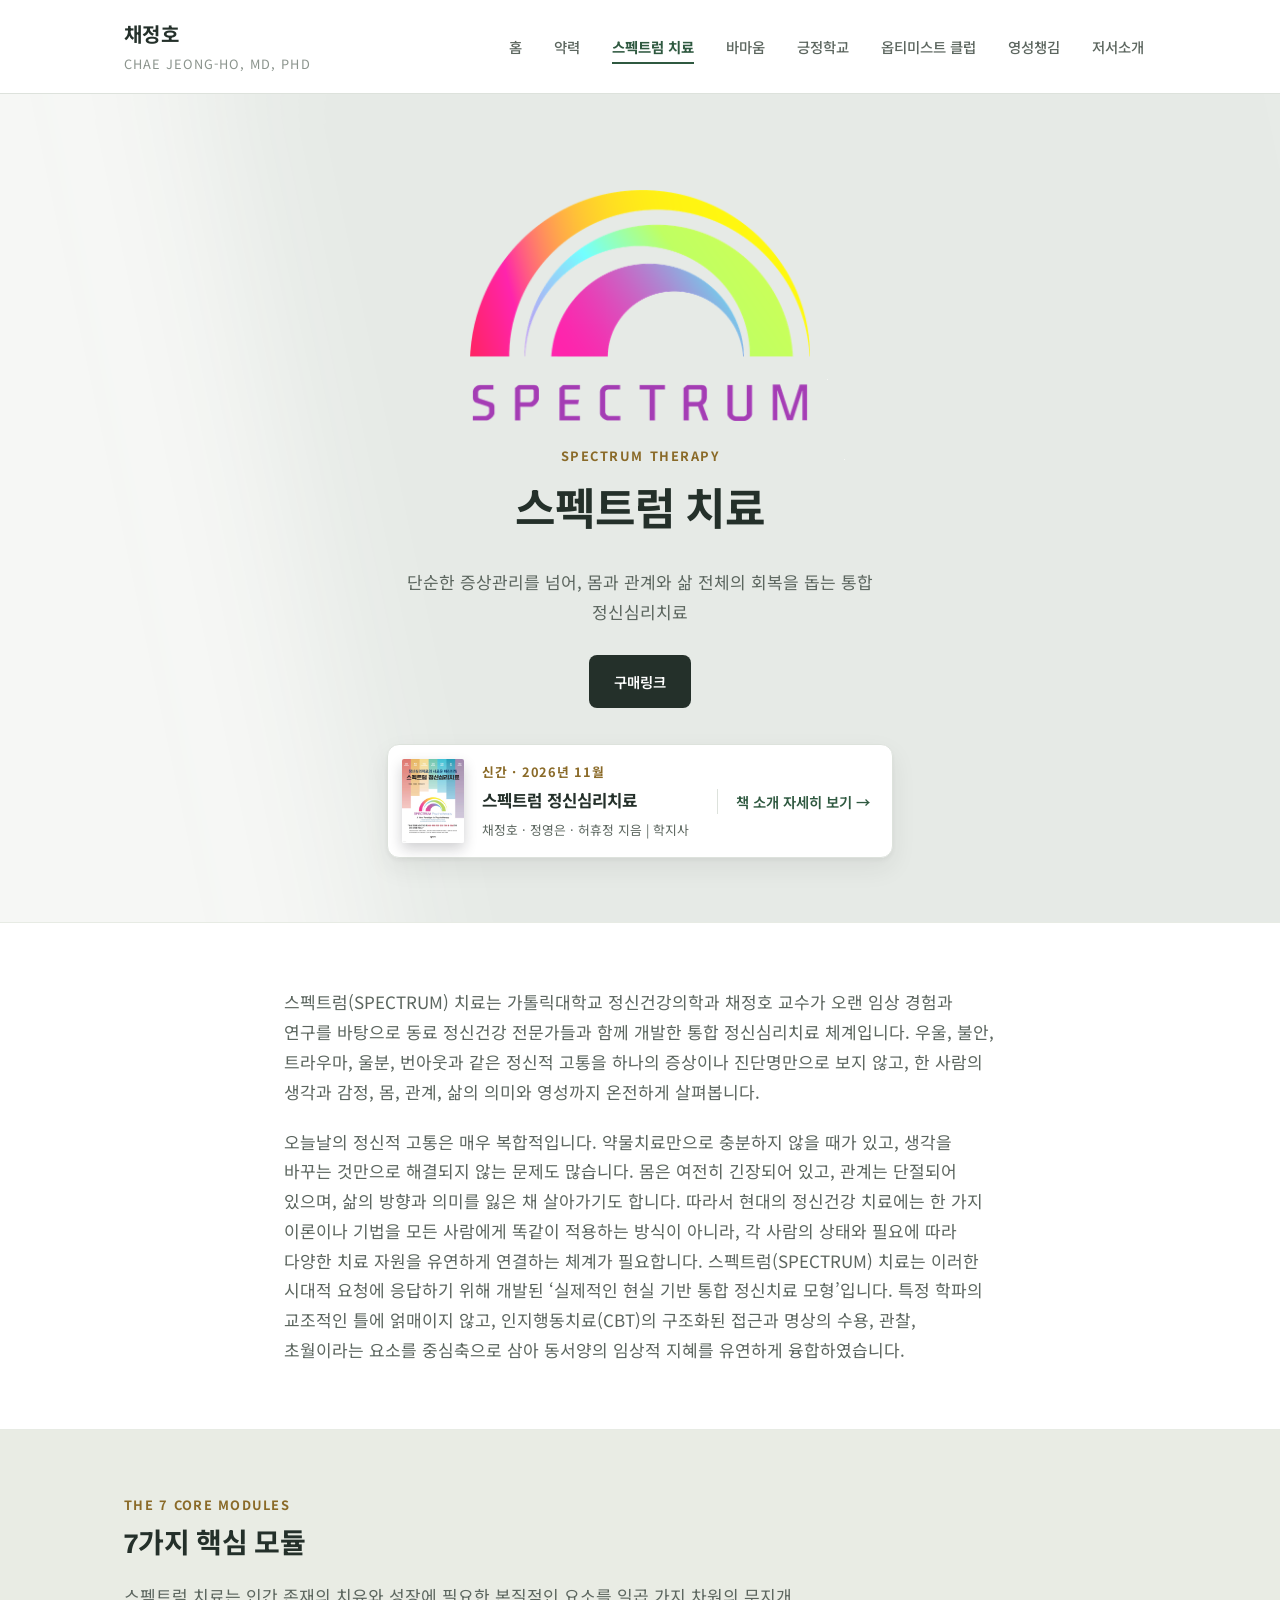
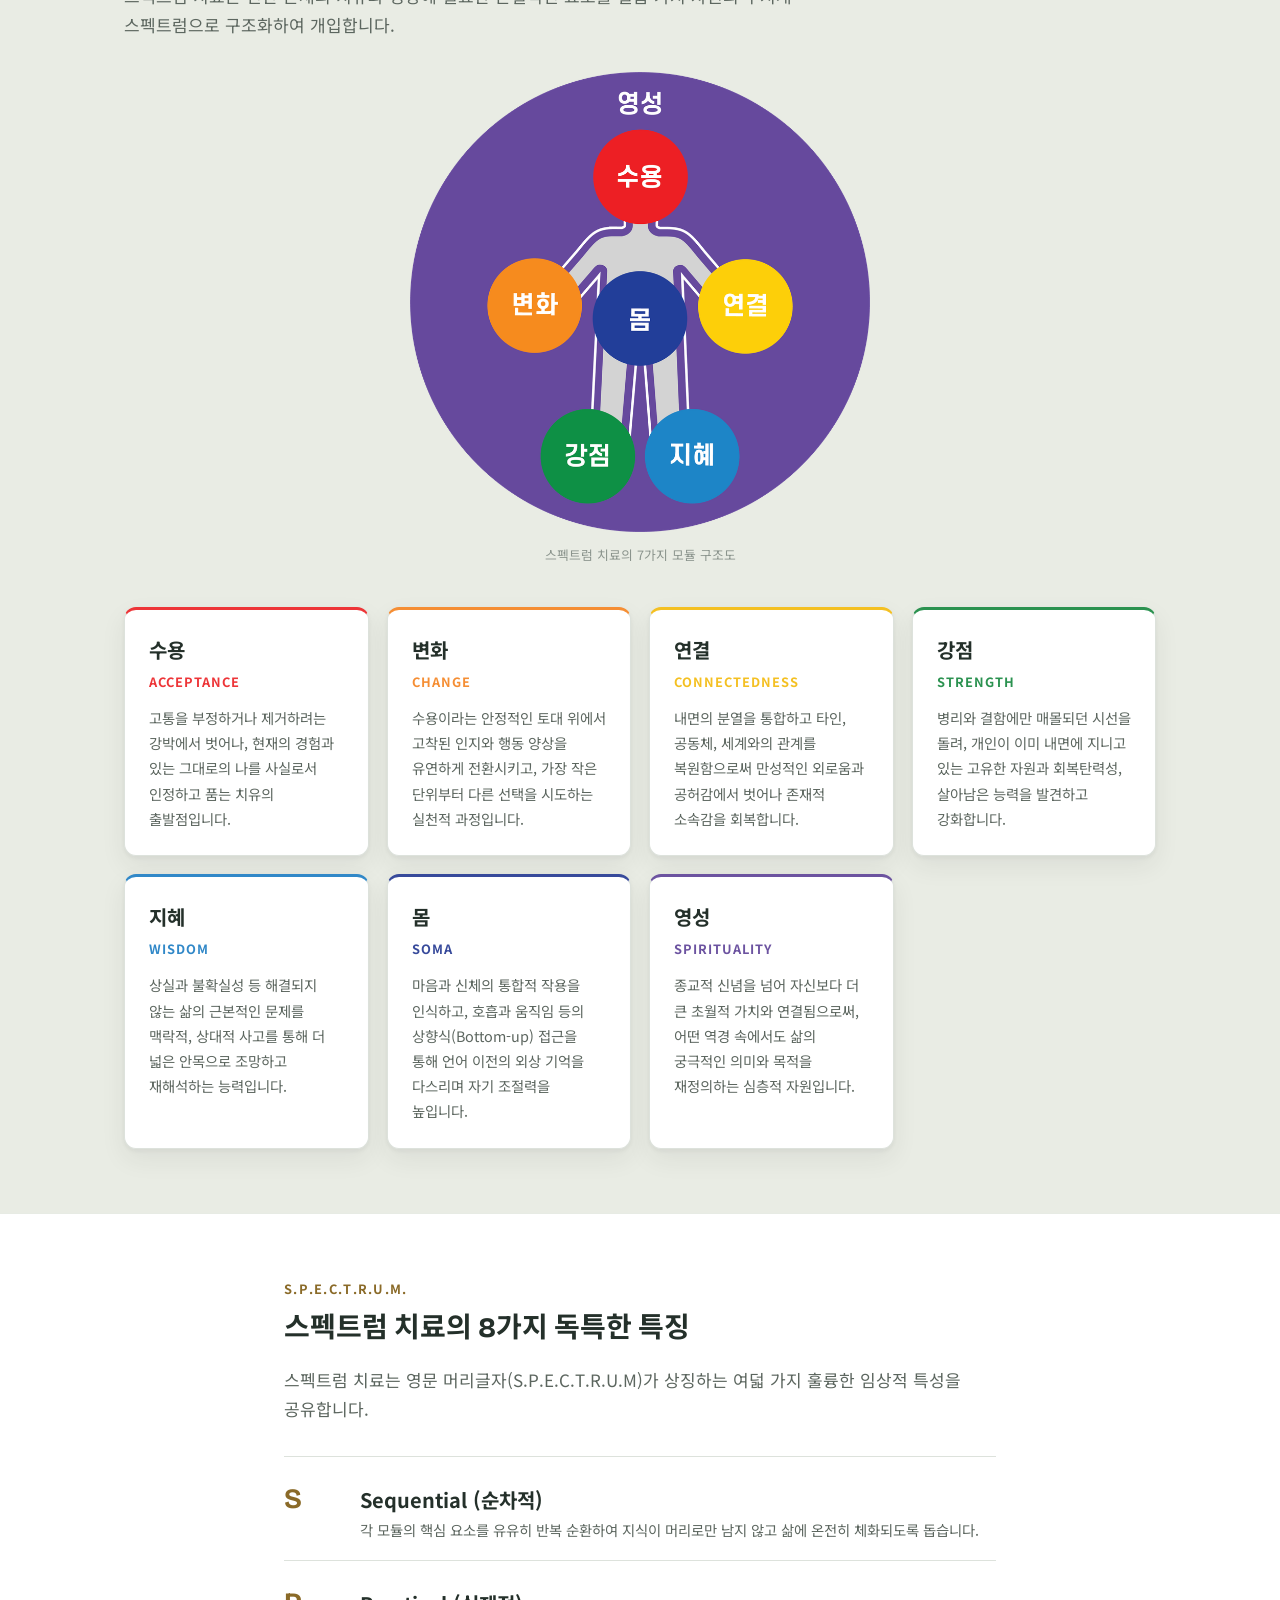
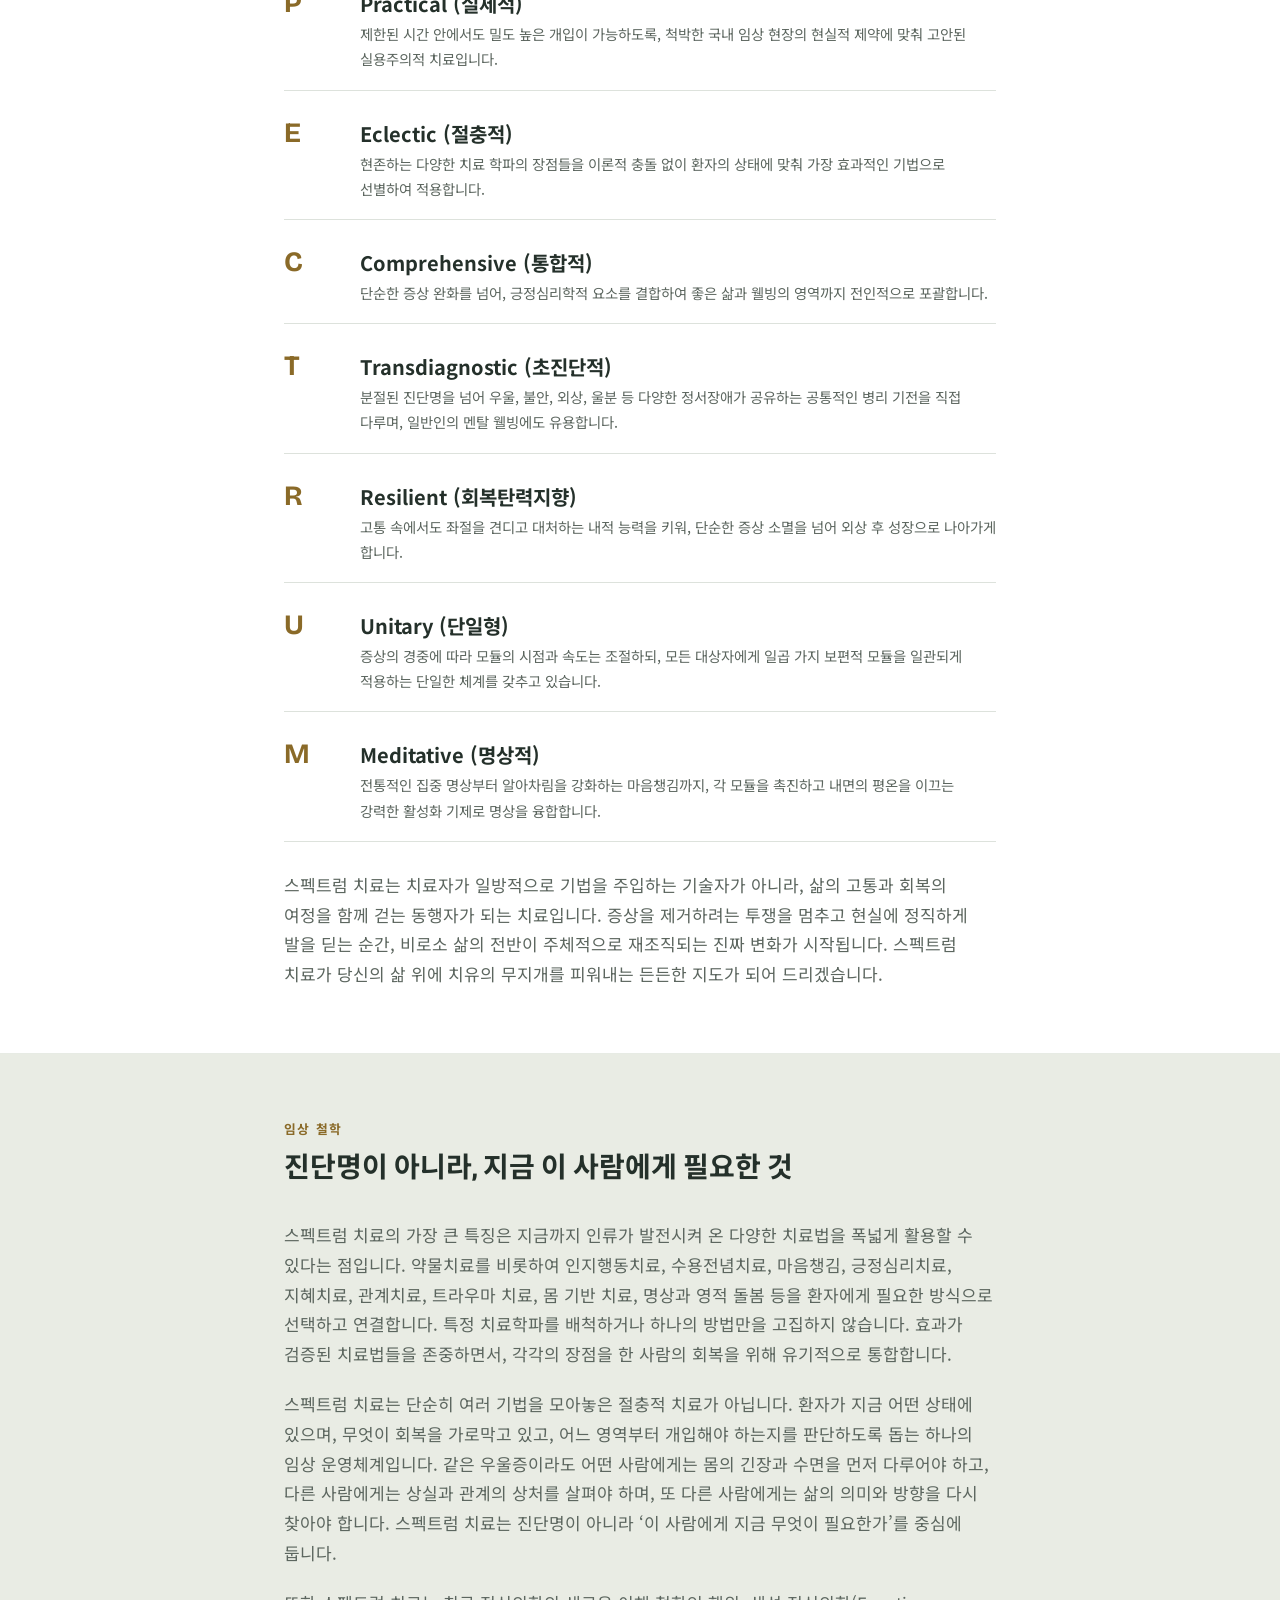
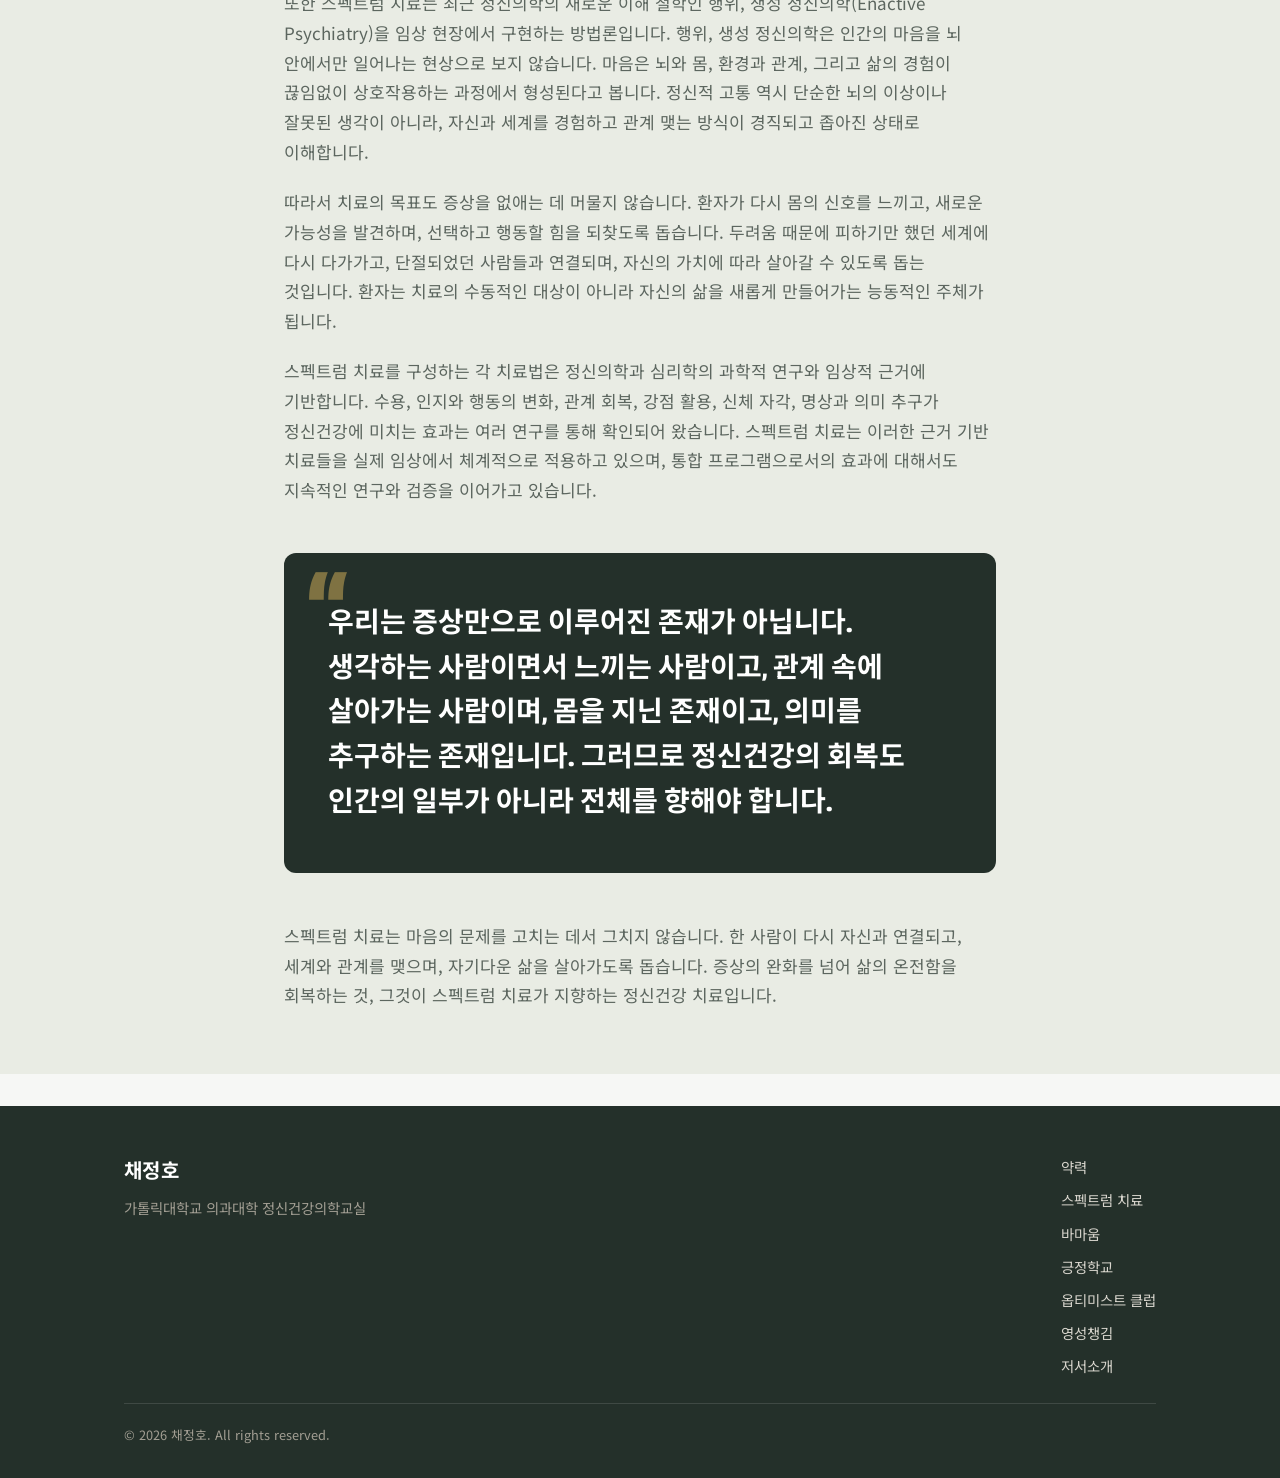
<file: spectrum.html>
<!DOCTYPE html>
<html lang="ko">
<head>
<meta charset="UTF-8">
<meta name="viewport" content="width=device-width, initial-scale=1.0">
<title>스펙트럼 치료 | 채정호</title>
<meta name="description" content="채정호 교수가 개발한 통합 정신심리치료 체계, 스펙트럼(SPECTRUM) 치료를 소개합니다. 수용, 변화, 연결, 강점, 지혜, 몸, 영성의 일곱 가지 모듈.">
<link rel="preconnect" href="https://fonts.googleapis.com">
<link rel="preconnect" href="https://fonts.gstatic.com" crossorigin>
<link href="https://fonts.googleapis.com/css2?family=Noto+Sans+KR:wght@400;500;700&family=Bricolage+Grotesque:wght@600;700;800&display=swap" rel="stylesheet">
<link rel="icon" href="favicon.ico" sizes="any">
<link rel="icon" href="images/favicon-32x32.png" type="image/png" sizes="32x32">
<link rel="icon" href="images/favicon-16x16.png" type="image/png" sizes="16x16">
<link rel="apple-touch-icon" href="apple-touch-icon.png">
<link rel="stylesheet" href="css/style.css">
</head>
<body>

<header class="site-header">
  <div class="site-header__inner">
    <a href="index.html" class="brand">
      <span class="brand__ko">채정호</span>
      <span class="brand__en">Chae Jeong-ho, MD, PhD</span>
    </a>
    <button class="nav-toggle" aria-label="메뉴 열기" aria-expanded="false"><span></span></button>
    <nav class="main-nav">
      <a href="index.html">홈</a>
      <a href="bio.html">약력</a>
      <a href="spectrum.html" class="is-active">스펙트럼 치료</a>
      <a href="bamaum.html">바마움</a>
      <a href="optimist-school.html">긍정학교</a>
      <a href="optimist-club.html">옵티미스트 클럽</a>
      <a href="spiritfulness.html">영성챙김</a>
      <a href="books.html">저서소개</a>
    </nav>
  </div>
</header>
<main>

  <section class="hero hero--atmosphere" style="text-align: center;">
    <div class="container" style="position:relative; z-index:1;">
      <img src="images/spectrum-logo.png" alt="스펙트럼 SPECTRUM 로고" class="brand-mark">
      <div class="hero__eyebrow">SPECTRUM THERAPY</div>
      <h1>스펙트럼 치료</h1>
      <p class="hero__lede" style="margin: 0 auto;">
        단순한 증상관리를 넘어, 몸과 관계와 삶 전체의 회복을 돕는 통합 정신심리치료
      </p>
      <div class="hero__actions" style="justify-content: center;">
        <a href="https://product.kyobobook.co.kr/detail/S000222045542" target="_blank" rel="noopener" class="btn btn--primary">구매링크</a>
      </div>
      <!-- New book promo: delete from here to "end new book promo" to remove it -->
      <a class="hero-book-promo" href="spectrum-book.html">
        <img src="images/book-spectrum.jpg" alt="『스펙트럼 정신심리치료』 표지" width="400" height="544">
        <span class="hero-book-promo__text">
          <span class="hero-book-promo__eyebrow">신간 · 2026년 11월</span>
          <span class="hero-book-promo__title">스펙트럼 정신심리치료</span>
          <span class="hero-book-promo__meta">채정호 · 정영은 · 허휴정 지음 | 학지사</span>
        </span>
        <span class="hero-book-promo__more">책 소개 자세히 보기 →</span>
      </a>
      <!-- end new book promo -->
    </div>
  </section>

  <section class="section-alt">
    <div class="container" style="max-width: 760px;">
      <p style="color: var(--ink-soft);">
        스펙트럼(SPECTRUM) 치료는 가톨릭대학교 정신건강의학과 채정호 교수가 오랜 임상 경험과 연구를 바탕으로 동료
        정신건강 전문가들과 함께 개발한 통합 정신심리치료 체계입니다. 우울, 불안, 트라우마, 울분, 번아웃과 같은
        정신적 고통을 하나의 증상이나 진단명만으로 보지 않고, 한 사람의 생각과 감정, 몸, 관계, 삶의 의미와 영성까지
        온전하게 살펴봅니다.
      </p>
      <p style="color: var(--ink-soft);">
        오늘날의 정신적 고통은 매우 복합적입니다. 약물치료만으로 충분하지 않을 때가 있고, 생각을 바꾸는 것만으로
        해결되지 않는 문제도 많습니다. 몸은 여전히 긴장되어 있고, 관계는 단절되어 있으며, 삶의 방향과 의미를 잃은 채
        살아가기도 합니다. 따라서 현대의 정신건강 치료에는 한 가지 이론이나 기법을 모든 사람에게 똑같이 적용하는
        방식이 아니라, 각 사람의 상태와 필요에 따라 다양한 치료 자원을 유연하게 연결하는 체계가 필요합니다.
        스펙트럼(SPECTRUM) 치료는 이러한 시대적 요청에 응답하기 위해 개발된 ‘실제적인 현실 기반 통합 정신치료
        모형’입니다. 특정 학파의 교조적인 틀에 얽매이지 않고, 인지행동치료(CBT)의 구조화된 접근과 명상의 수용, 관찰,
        초월이라는 요소를 중심축으로 삼아 동서양의 임상적 지혜를 유연하게 융합하였습니다.
      </p>
    </div>
  </section>

  <section class="section-tint">
    <div class="container">
      <div class="section-head">
        <div class="section-head__eyebrow">The 7 Core Modules</div>
        <h2>7가지 핵심 모듈</h2>
        <p>스펙트럼 치료는 인간 존재의 치유와 성장에 필요한 본질적인 요소를 일곱 가지 차원의 무지개 스펙트럼으로 구조화하여 개입합니다.</p>
      </div>

      <figure class="diagram-figure">
        <img src="images/spectrum-modules-diagram.png" alt="스펙트럼 치료의 일곱 가지 모듈을 사람 형태에 배치한 도식: 영성, 수용, 변화, 연결, 몸, 강점, 지혜">
        <figcaption>스펙트럼 치료의 7가지 모듈 구조도</figcaption>
      </figure>

      <div class="module-grid" style="margin-top: 40px;">
        <div class="module-card module-card--acceptance">
          <div class="module-card__ko">수용</div>
          <div class="module-card__en">Acceptance</div>
          <p>고통을 부정하거나 제거하려는 강박에서 벗어나, 현재의 경험과 있는 그대로의 나를 사실로서 인정하고 품는 치유의 출발점입니다.</p>
        </div>
        <div class="module-card module-card--change">
          <div class="module-card__ko">변화</div>
          <div class="module-card__en">Change</div>
          <p>수용이라는 안정적인 토대 위에서 고착된 인지와 행동 양상을 유연하게 전환시키고, 가장 작은 단위부터 다른 선택을 시도하는 실천적 과정입니다.</p>
        </div>
        <div class="module-card module-card--connect">
          <div class="module-card__ko">연결</div>
          <div class="module-card__en">Connectedness</div>
          <p>내면의 분열을 통합하고 타인, 공동체, 세계와의 관계를 복원함으로써 만성적인 외로움과 공허감에서 벗어나 존재적 소속감을 회복합니다.</p>
        </div>
        <div class="module-card module-card--strength">
          <div class="module-card__ko">강점</div>
          <div class="module-card__en">Strength</div>
          <p>병리와 결함에만 매몰되던 시선을 돌려, 개인이 이미 내면에 지니고 있는 고유한 자원과 회복탄력성, 살아남은 능력을 발견하고 강화합니다.</p>
        </div>
        <div class="module-card module-card--wisdom">
          <div class="module-card__ko">지혜</div>
          <div class="module-card__en">Wisdom</div>
          <p>상실과 불확실성 등 해결되지 않는 삶의 근본적인 문제를 맥락적, 상대적 사고를 통해 더 넓은 안목으로 조망하고 재해석하는 능력입니다.</p>
        </div>
        <div class="module-card module-card--soma">
          <div class="module-card__ko">몸</div>
          <div class="module-card__en">Soma</div>
          <p>마음과 신체의 통합적 작용을 인식하고, 호흡과 움직임 등의 상향식(Bottom-up) 접근을 통해 언어 이전의 외상 기억을 다스리며 자기 조절력을 높입니다.</p>
        </div>
        <div class="module-card module-card--spirit">
          <div class="module-card__ko">영성</div>
          <div class="module-card__en">Spirituality</div>
          <p>종교적 신념을 넘어 자신보다 더 큰 초월적 가치와 연결됨으로써, 어떤 역경 속에서도 삶의 궁극적인 의미와 목적을 재정의하는 심층적 자원입니다.</p>
        </div>
      </div>
    </div>
  </section>

  <section class="section-alt">
    <div class="container" style="max-width: 760px;">
      <div class="section-head">
        <div class="section-head__eyebrow">S.P.E.C.T.R.U.M.</div>
        <h2>스펙트럼 치료의 8가지 독특한 특징</h2>
        <p>스펙트럼 치료는 영문 머리글자(S.P.E.C.T.R.U.M)가 상징하는 여덟 가지 훌륭한 임상적 특성을 공유합니다.</p>
      </div>
      <div class="trait-list">
        <div class="trait-item">
          <div class="trait-item__letter">S</div>
          <div class="trait-item__body">
            <h4>Sequential (순차적)</h4>
            <p>각 모듈의 핵심 요소를 유유히 반복 순환하여 지식이 머리로만 남지 않고 삶에 온전히 체화되도록 돕습니다.</p>
          </div>
        </div>
        <div class="trait-item">
          <div class="trait-item__letter">P</div>
          <div class="trait-item__body">
            <h4>Practical (실제적)</h4>
            <p>제한된 시간 안에서도 밀도 높은 개입이 가능하도록, 척박한 국내 임상 현장의 현실적 제약에 맞춰 고안된 실용주의적 치료입니다.</p>
          </div>
        </div>
        <div class="trait-item">
          <div class="trait-item__letter">E</div>
          <div class="trait-item__body">
            <h4>Eclectic (절충적)</h4>
            <p>현존하는 다양한 치료 학파의 장점들을 이론적 충돌 없이 환자의 상태에 맞춰 가장 효과적인 기법으로 선별하여 적용합니다.</p>
          </div>
        </div>
        <div class="trait-item">
          <div class="trait-item__letter">C</div>
          <div class="trait-item__body">
            <h4>Comprehensive (통합적)</h4>
            <p>단순한 증상 완화를 넘어, 긍정심리학적 요소를 결합하여 좋은 삶과 웰빙의 영역까지 전인적으로 포괄합니다.</p>
          </div>
        </div>
        <div class="trait-item">
          <div class="trait-item__letter">T</div>
          <div class="trait-item__body">
            <h4>Transdiagnostic (초진단적)</h4>
            <p>분절된 진단명을 넘어 우울, 불안, 외상, 울분 등 다양한 정서장애가 공유하는 공통적인 병리 기전을 직접 다루며, 일반인의 멘탈 웰빙에도 유용합니다.</p>
          </div>
        </div>
        <div class="trait-item">
          <div class="trait-item__letter">R</div>
          <div class="trait-item__body">
            <h4>Resilient (회복탄력지향)</h4>
            <p>고통 속에서도 좌절을 견디고 대처하는 내적 능력을 키워, 단순한 증상 소멸을 넘어 외상 후 성장으로 나아가게 합니다.</p>
          </div>
        </div>
        <div class="trait-item">
          <div class="trait-item__letter">U</div>
          <div class="trait-item__body">
            <h4>Unitary (단일형)</h4>
            <p>증상의 경중에 따라 모듈의 시점과 속도는 조절하되, 모든 대상자에게 일곱 가지 보편적 모듈을 일관되게 적용하는 단일한 체계를 갖추고 있습니다.</p>
          </div>
        </div>
        <div class="trait-item">
          <div class="trait-item__letter">M</div>
          <div class="trait-item__body">
            <h4>Meditative (명상적)</h4>
            <p>전통적인 집중 명상부터 알아차림을 강화하는 마음챙김까지, 각 모듈을 촉진하고 내면의 평온을 이끄는 강력한 활성화 기제로 명상을 융합합니다.</p>
          </div>
        </div>
      </div>
      <p style="margin-top: 28px; color: var(--ink-soft);">
        스펙트럼 치료는 치료자가 일방적으로 기법을 주입하는 기술자가 아니라, 삶의 고통과 회복의 여정을 함께 걷는
        동행자가 되는 치료입니다. 증상을 제거하려는 투쟁을 멈추고 현실에 정직하게 발을 딛는 순간, 비로소 삶의
        전반이 주체적으로 재조직되는 진짜 변화가 시작됩니다. 스펙트럼 치료가 당신의 삶 위에 치유의 무지개를
        피워내는 든든한 지도가 되어 드리겠습니다.
      </p>
    </div>
  </section>

  <section class="section-tint">
    <div class="container" style="max-width: 760px;">
      <div class="section-head">
        <div class="section-head__eyebrow">임상 철학</div>
        <h2>진단명이 아니라, 지금 이 사람에게 필요한 것</h2>
      </div>
      <p style="color: var(--ink-soft);">
        스펙트럼 치료의 가장 큰 특징은 지금까지 인류가 발전시켜 온 다양한 치료법을 폭넓게 활용할 수 있다는 점입니다.
        약물치료를 비롯하여 인지행동치료, 수용전념치료, 마음챙김, 긍정심리치료, 지혜치료, 관계치료, 트라우마 치료,
        몸 기반 치료, 명상과 영적 돌봄 등을 환자에게 필요한 방식으로 선택하고 연결합니다. 특정 치료학파를 배척하거나
        하나의 방법만을 고집하지 않습니다. 효과가 검증된 치료법들을 존중하면서, 각각의 장점을 한 사람의 회복을 위해
        유기적으로 통합합니다.
      </p>
      <p style="color: var(--ink-soft);">
        스펙트럼 치료는 단순히 여러 기법을 모아놓은 절충적 치료가 아닙니다. 환자가 지금 어떤 상태에 있으며, 무엇이
        회복을 가로막고 있고, 어느 영역부터 개입해야 하는지를 판단하도록 돕는 하나의 임상 운영체계입니다. 같은
        우울증이라도 어떤 사람에게는 몸의 긴장과 수면을 먼저 다루어야 하고, 다른 사람에게는 상실과 관계의 상처를
        살펴야 하며, 또 다른 사람에게는 삶의 의미와 방향을 다시 찾아야 합니다. 스펙트럼 치료는 진단명이 아니라
        ‘이 사람에게 지금 무엇이 필요한가’를 중심에 둡니다.
      </p>
      <p style="color: var(--ink-soft);">
        또한 스펙트럼 치료는 최근 정신의학의 새로운 이해 철학인 행위, 생성 정신의학(Enactive Psychiatry)을
        임상 현장에서 구현하는 방법론입니다. 행위, 생성 정신의학은 인간의 마음을 뇌 안에서만 일어나는 현상으로
        보지 않습니다. 마음은 뇌와 몸, 환경과 관계, 그리고 삶의 경험이 끊임없이 상호작용하는 과정에서 형성된다고
        봅니다. 정신적 고통 역시 단순한 뇌의 이상이나 잘못된 생각이 아니라, 자신과 세계를 경험하고 관계 맺는 방식이
        경직되고 좁아진 상태로 이해합니다.
      </p>
      <p style="color: var(--ink-soft);">
        따라서 치료의 목표도 증상을 없애는 데 머물지 않습니다. 환자가 다시 몸의 신호를 느끼고, 새로운 가능성을
        발견하며, 선택하고 행동할 힘을 되찾도록 돕습니다. 두려움 때문에 피하기만 했던 세계에 다시 다가가고,
        단절되었던 사람들과 연결되며, 자신의 가치에 따라 살아갈 수 있도록 돕는 것입니다. 환자는 치료의 수동적인
        대상이 아니라 자신의 삶을 새롭게 만들어가는 능동적인 주체가 됩니다.
      </p>
      <p style="color: var(--ink-soft);">
        스펙트럼 치료를 구성하는 각 치료법은 정신의학과 심리학의 과학적 연구와 임상적 근거에 기반합니다. 수용,
        인지와 행동의 변화, 관계 회복, 강점 활용, 신체 자각, 명상과 의미 추구가 정신건강에 미치는 효과는 여러
        연구를 통해 확인되어 왔습니다. 스펙트럼 치료는 이러한 근거 기반 치료들을 실제 임상에서 체계적으로 적용하고
        있으며, 통합 프로그램으로서의 효과에 대해서도 지속적인 연구와 검증을 이어가고 있습니다.
      </p>

      <div class="quote-block">
        <p>
          우리는 증상만으로 이루어진 존재가 아닙니다. 생각하는 사람이면서 느끼는 사람이고, 관계 속에 살아가는
          사람이며, 몸을 지닌 존재이고, 의미를 추구하는 존재입니다. 그러므로 정신건강의 회복도 인간의 일부가
          아니라 전체를 향해야 합니다.
        </p>
      </div>

      <p style="color: var(--ink-soft);">
        스펙트럼 치료는 마음의 문제를 고치는 데서 그치지 않습니다. 한 사람이 다시 자신과 연결되고, 세계와 관계를
        맺으며, 자기다운 삶을 살아가도록 돕습니다. 증상의 완화를 넘어 삶의 온전함을 회복하는 것, 그것이 스펙트럼
        치료가 지향하는 정신건강 치료입니다.
      </p>
    </div>
  </section>

</main>

<footer class="site-footer">
  <div class="container">
    <div class="footer-grid">
      <div>
        <div class="brand__ko" style="color: #fff; margin-bottom: 6px;">채정호</div>
        <div style="color: #a29e93; font-size: 0.9rem;">가톨릭대학교 의과대학 정신건강의학교실</div>
      </div>
      <div class="footer-links">
        <a href="bio.html">약력</a>
        <a href="spectrum.html">스펙트럼 치료</a>
        <a href="bamaum.html">바마움</a>
        <a href="optimist-school.html">긍정학교</a>
        <a href="optimist-club.html">옵티미스트 클럽</a>
        <a href="spiritfulness.html">영성챙김</a>
        <a href="books.html">저서소개</a>
      </div>
    </div>
    <div class="footer-bottom">
      &copy; 2026 채정호. All rights reserved.
    </div>
  </div>
</footer>

<script src="js/main.js"></script>
</body>
</html>
</file>
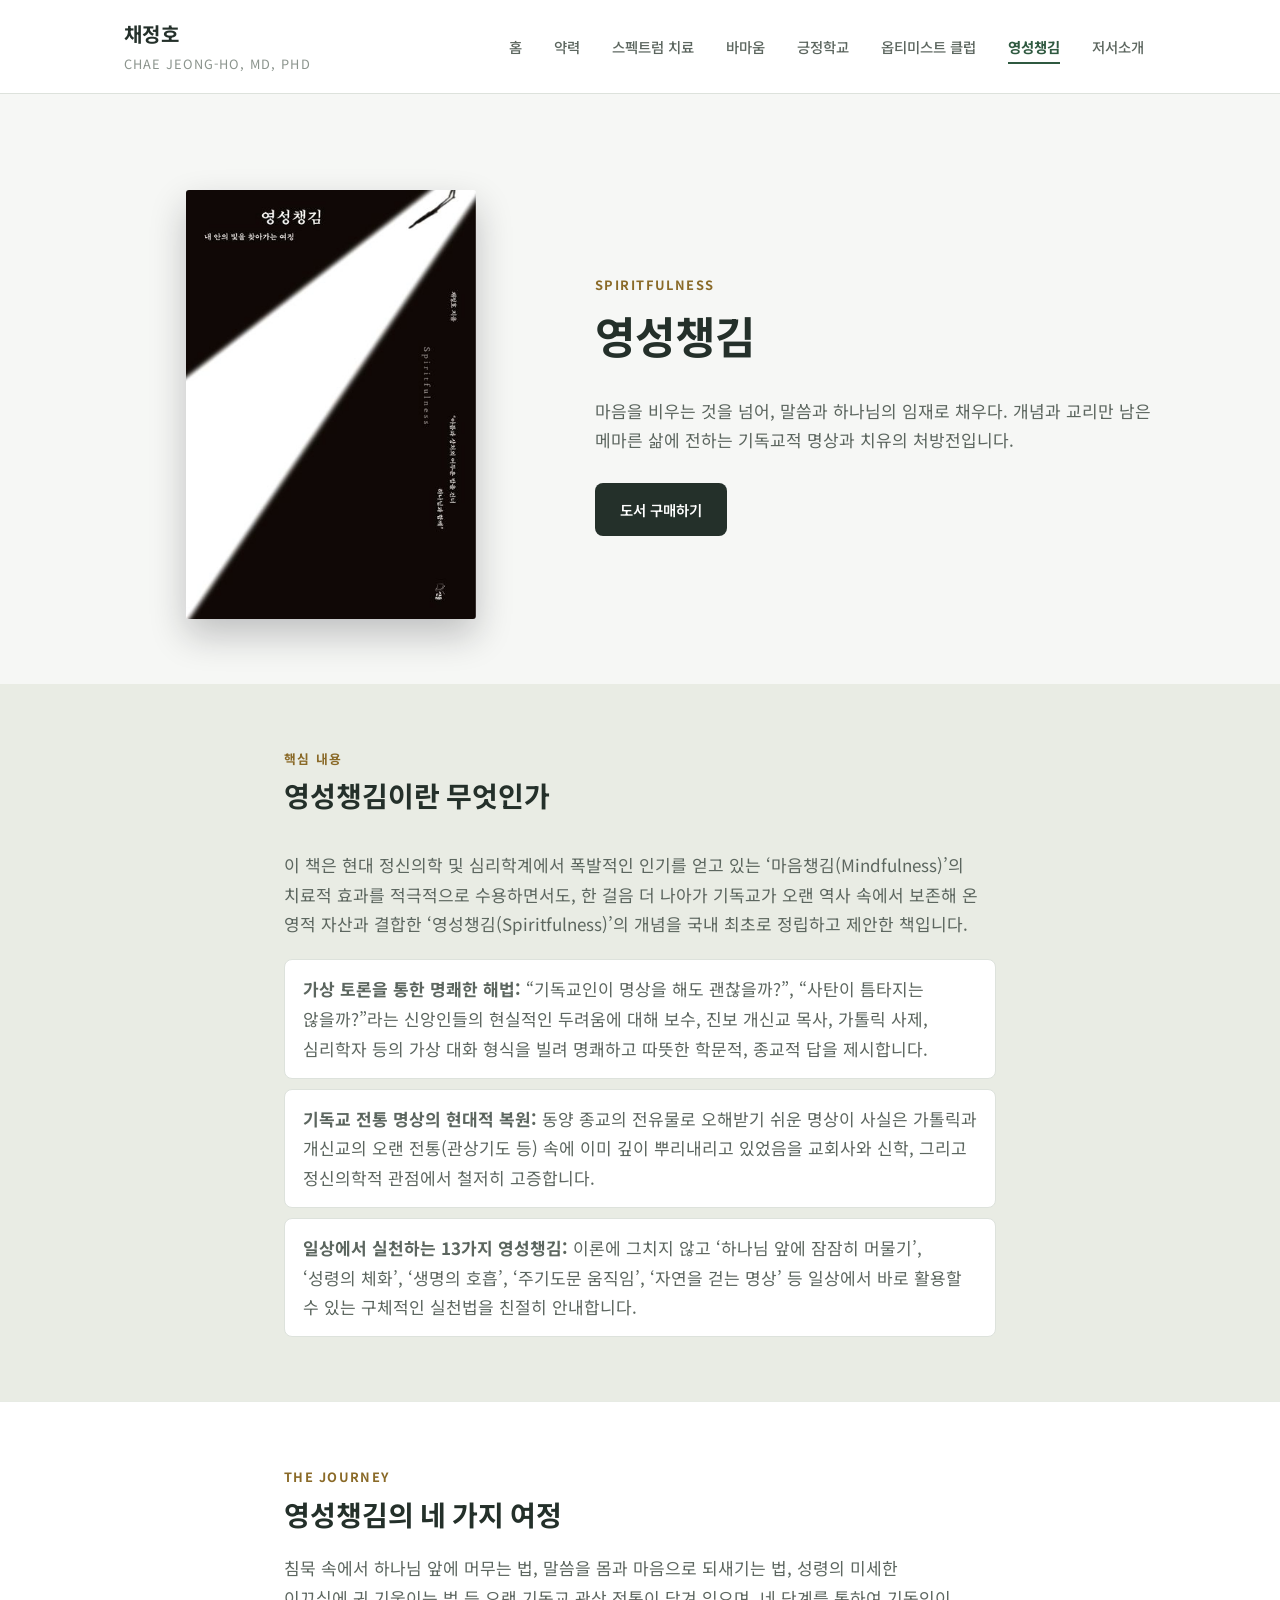
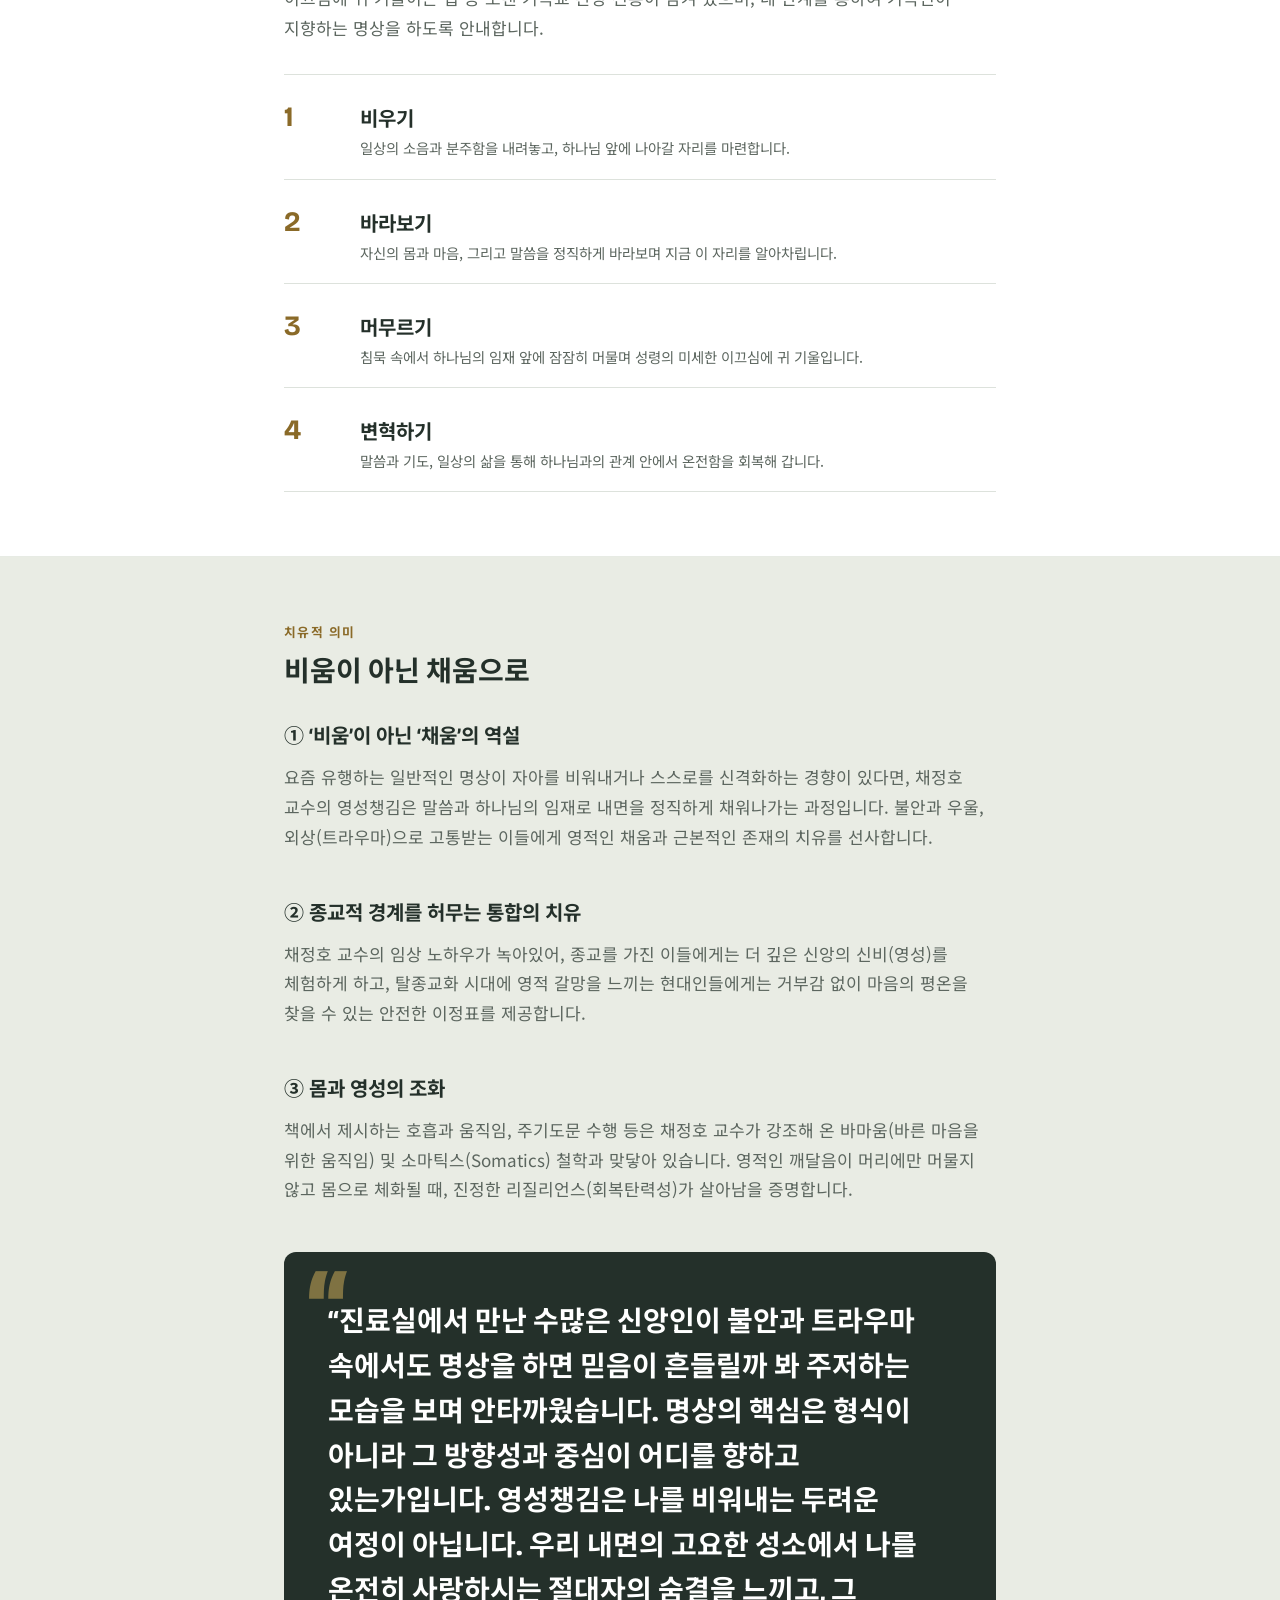
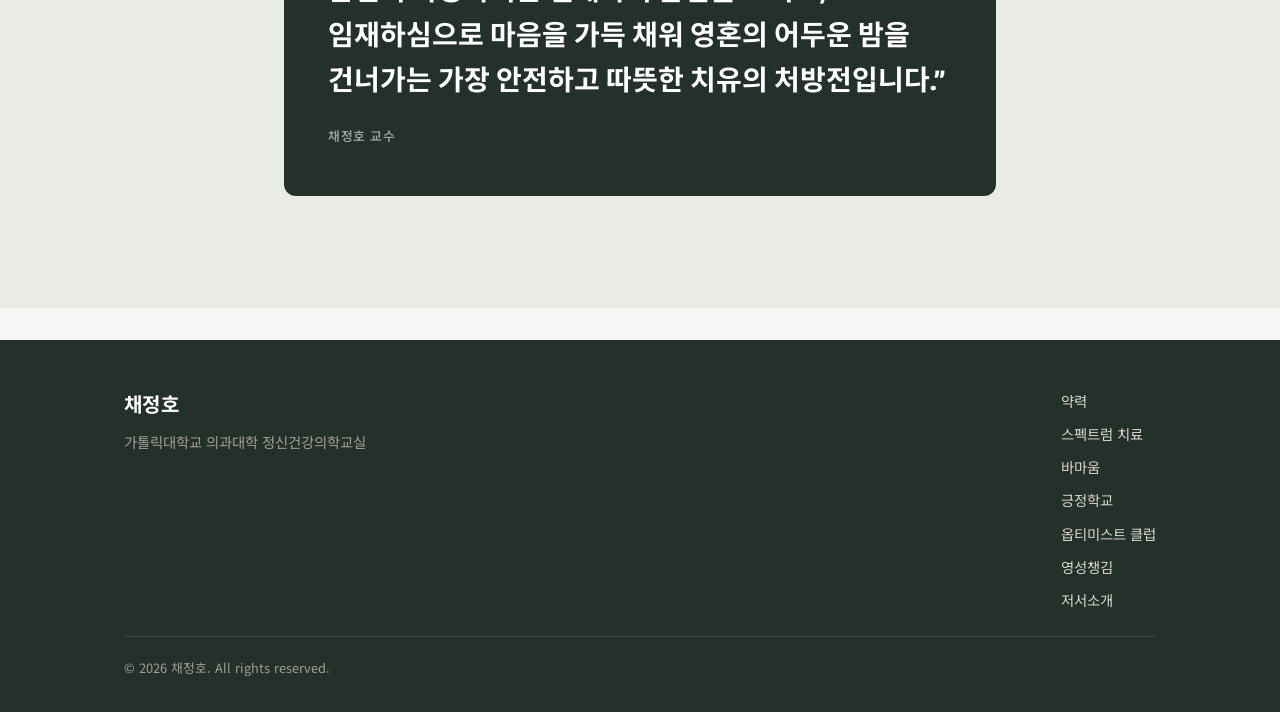
<file: spiritfulness.html>
<!DOCTYPE html>
<html lang="ko">
<head>
<meta charset="UTF-8">
<meta name="viewport" content="width=device-width, initial-scale=1.0">
<title>영성챙김 | 채정호</title>
<meta name="description" content="영성챙김 Spiritfulness. 채정호 교수가 제안하는 기독교적 명상과 치유, 마음챙김을 넘어 하나님의 임재로 나아가는 영적 여정을 소개합니다.">
<link rel="preconnect" href="https://fonts.googleapis.com">
<link rel="preconnect" href="https://fonts.gstatic.com" crossorigin>
<link href="https://fonts.googleapis.com/css2?family=Noto+Sans+KR:wght@400;500;700&family=Bricolage+Grotesque:wght@600;700;800&display=swap" rel="stylesheet">
<link rel="icon" href="favicon.ico" sizes="any">
<link rel="icon" href="images/favicon-32x32.png" type="image/png" sizes="32x32">
<link rel="icon" href="images/favicon-16x16.png" type="image/png" sizes="16x16">
<link rel="apple-touch-icon" href="apple-touch-icon.png">
<link rel="stylesheet" href="css/style.css">
</head>
<body>

<header class="site-header">
  <div class="site-header__inner">
    <a href="index.html" class="brand">
      <span class="brand__ko">채정호</span>
      <span class="brand__en">Chae Jeong-ho, MD, PhD</span>
    </a>
    <button class="nav-toggle" aria-label="메뉴 열기" aria-expanded="false"><span></span></button>
    <nav class="main-nav">
      <a href="index.html">홈</a>
      <a href="bio.html">약력</a>
      <a href="spectrum.html">스펙트럼 치료</a>
      <a href="bamaum.html">바마움</a>
      <a href="optimist-school.html">긍정학교</a>
      <a href="optimist-club.html">옵티미스트 클럽</a>
      <a href="spiritfulness.html" class="is-active">영성챙김</a>
      <a href="books.html">저서소개</a>
    </nav>
  </div>
</header>
<main>

  <section class="hero">
    <div class="container book-hero__grid">
      <div class="book-hero__cover">
        <img src="images/spiritfulness-cover.jpg" alt="『영성챙김』 표지" width="400" height="592">
      </div>
      <div>
        <div class="hero__eyebrow">SPIRITFULNESS</div>
        <h1>영성챙김</h1>
        <p class="hero__lede">
          마음을 비우는 것을 넘어, 말씀과 하나님의 임재로 채우다.
          개념과 교리만 남은 메마른 삶에 전하는 기독교적 명상과 치유의 처방전입니다.
        </p>
        <div class="hero__actions">
          <a href="https://product.kyobobook.co.kr/detail/S000218605134" target="_blank" rel="noopener" class="btn btn--primary">도서 구매하기</a>
        </div>
      </div>
    </div>
  </section>

  <section class="section-tint">
    <div class="container" style="max-width: 760px;">
      <div class="section-head">
        <div class="section-head__eyebrow">핵심 내용</div>
        <h2>영성챙김이란 무엇인가</h2>
      </div>
      <p style="color: var(--ink-soft);">
        이 책은 현대 정신의학 및 심리학계에서 폭발적인 인기를 얻고 있는 ‘마음챙김(Mindfulness)’의 치료적 효과를
        적극적으로 수용하면서도, 한 걸음 더 나아가 기독교가 오랜 역사 속에서 보존해 온 영적 자산과 결합한
        ‘영성챙김(Spiritfulness)’의 개념을 국내 최초로 정립하고 제안한 책입니다.
      </p>
      <ul class="feature-list">
        <li>
          <strong>가상 토론을 통한 명쾌한 해법:</strong>
          “기독교인이 명상을 해도 괜찮을까?”, “사탄이 틈타지는 않을까?”라는 신앙인들의 현실적인 두려움에
          대해 보수, 진보 개신교 목사, 가톨릭 사제, 심리학자 등의 가상 대화 형식을 빌려 명쾌하고 따뜻한 학문적,
          종교적 답을 제시합니다.
        </li>
        <li>
          <strong>기독교 전통 명상의 현대적 복원:</strong>
          동양 종교의 전유물로 오해받기 쉬운 명상이 사실은 가톨릭과 개신교의 오랜 전통(관상기도 등) 속에
          이미 깊이 뿌리내리고 있었음을 교회사와 신학, 그리고 정신의학적 관점에서 철저히 고증합니다.
        </li>
        <li>
          <strong>일상에서 실천하는 13가지 영성챙김:</strong>
          이론에 그치지 않고 ‘하나님 앞에 잠잠히 머물기’, ‘성령의 체화’, ‘생명의 호흡’, ‘주기도문 움직임’,
          ‘자연을 걷는 명상’ 등 일상에서 바로 활용할 수 있는 구체적인 실천법을 친절히 안내합니다.
        </li>
      </ul>
    </div>
  </section>

  <section class="section-alt">
    <div class="container" style="max-width: 760px;">
      <div class="section-head">
        <div class="section-head__eyebrow">The Journey</div>
        <h2>영성챙김의 네 가지 여정</h2>
        <p>침묵 속에서 하나님 앞에 머무는 법, 말씀을 몸과 마음으로 되새기는 법, 성령의 미세한 이끄심에 귀 기울이는 법 등 오랜 기독교 관상 전통이 담겨 있으며, 네 단계를 통하여 기독인이 지향하는 명상을 하도록 안내합니다.</p>
      </div>
      <div class="trait-list">
        <div class="trait-item">
          <div class="trait-item__letter">1</div>
          <div class="trait-item__body">
            <h4>비우기</h4>
            <p>일상의 소음과 분주함을 내려놓고, 하나님 앞에 나아갈 자리를 마련합니다.</p>
          </div>
        </div>
        <div class="trait-item">
          <div class="trait-item__letter">2</div>
          <div class="trait-item__body">
            <h4>바라보기</h4>
            <p>자신의 몸과 마음, 그리고 말씀을 정직하게 바라보며 지금 이 자리를 알아차립니다.</p>
          </div>
        </div>
        <div class="trait-item">
          <div class="trait-item__letter">3</div>
          <div class="trait-item__body">
            <h4>머무르기</h4>
            <p>침묵 속에서 하나님의 임재 앞에 잠잠히 머물며 성령의 미세한 이끄심에 귀 기울입니다.</p>
          </div>
        </div>
        <div class="trait-item">
          <div class="trait-item__letter">4</div>
          <div class="trait-item__body">
            <h4>변혁하기</h4>
            <p>말씀과 기도, 일상의 삶을 통해 하나님과의 관계 안에서 온전함을 회복해 갑니다.</p>
          </div>
        </div>
      </div>
    </div>
  </section>

  <section class="section-tint">
    <div class="container" style="max-width: 760px;">
      <div class="section-head">
        <div class="section-head__eyebrow">치유적 의미</div>
        <h2>비움이 아닌 채움으로</h2>
      </div>

      <div class="bio-block">
        <h3>① ‘비움’이 아닌 ‘채움’의 역설</h3>
        <p style="color: var(--ink-soft);">
          요즘 유행하는 일반적인 명상이 자아를 비워내거나 스스로를 신격화하는 경향이 있다면, 채정호 교수의
          영성챙김은 말씀과 하나님의 임재로 내면을 정직하게 채워나가는 과정입니다. 불안과 우울, 외상(트라우마)으로
          고통받는 이들에게 영적인 채움과 근본적인 존재의 치유를 선사합니다.
        </p>
      </div>

      <div class="bio-block">
        <h3>② 종교적 경계를 허무는 통합의 치유</h3>
        <p style="color: var(--ink-soft);">
          채정호 교수의 임상 노하우가 녹아있어, 종교를 가진 이들에게는 더 깊은 신앙의 신비(영성)를 체험하게 하고,
          탈종교화 시대에 영적 갈망을 느끼는 현대인들에게는 거부감 없이 마음의 평온을 찾을 수 있는 안전한
          이정표를 제공합니다.
        </p>
      </div>

      <div class="bio-block">
        <h3>③ 몸과 영성의 조화</h3>
        <p style="color: var(--ink-soft);">
          책에서 제시하는 호흡과 움직임, 주기도문 수행 등은 채정호 교수가 강조해 온 바마움(바른 마음을 위한 움직임)
          및 소마틱스(Somatics) 철학과 맞닿아 있습니다. 영적인 깨달음이 머리에만 머물지 않고 몸으로 체화될 때,
          진정한 리질리언스(회복탄력성)가 살아남을 증명합니다.
        </p>
      </div>

      <div class="quote-block">
        <p>
          “진료실에서 만난 수많은 신앙인이 불안과 트라우마 속에서도 명상을 하면 믿음이 흔들릴까 봐 주저하는
          모습을 보며 안타까웠습니다. 명상의 핵심은 형식이 아니라 그 방향성과 중심이 어디를 향하고 있는가입니다.
          영성챙김은 나를 비워내는 두려운 여정이 아닙니다. 우리 내면의 고요한 성소에서 나를 온전히 사랑하시는
          절대자의 숨결을 느끼고, 그 임재하심으로 마음을 가득 채워 영혼의 어두운 밤을 건너가는 가장 안전하고
          따뜻한 치유의 처방전입니다.”
        </p>
        <cite>채정호 교수</cite>
      </div>
    </div>
  </section>

</main>

<footer class="site-footer">
  <div class="container">
    <div class="footer-grid">
      <div>
        <div class="brand__ko" style="color: #fff; margin-bottom: 6px;">채정호</div>
        <div style="color: #a29e93; font-size: 0.9rem;">가톨릭대학교 의과대학 정신건강의학교실</div>
      </div>
      <div class="footer-links">
        <a href="bio.html">약력</a>
        <a href="spectrum.html">스펙트럼 치료</a>
        <a href="bamaum.html">바마움</a>
        <a href="optimist-school.html">긍정학교</a>
        <a href="optimist-club.html">옵티미스트 클럽</a>
        <a href="spiritfulness.html">영성챙김</a>
        <a href="books.html">저서소개</a>
      </div>
    </div>
    <div class="footer-bottom">
      &copy; 2026 채정호. All rights reserved.
    </div>
  </div>
</footer>

<script src="js/main.js"></script>
</body>
</html>
</file>
<file: css/style.css>
/* ============================================
   Chae Jeong-ho site: shared design system
   ============================================ */

:root {
  /* Neutral base: true charcoal/stone, no purple or blue cast */
  --bg: #f6f7f5;
  --surface: #ffffff;
  --surface-alt: #edf0ec;
  /* A second, genuinely visible surface tone (not the ~3% step --bg used to
     provide) for alternating section backgrounds. See .section-tint. */
  --surface-tint: #e9ece4;
  --ink: #24302a;
  --ink-soft: #5c665f;
  --ink-faint: #8b948d;
  --border: #dde2dc;
  --border-soft: #e7ebe4;

  /* Type scale: 7 steps. Every font-size in the stylesheet resolves to one
     of these: no one-off values. */
  --text-2xs: 0.8rem;    /* 12.8px: eyebrows, labels, fine print */
  --text-xs: 0.9rem;     /* 14.4px: nav, buttons, secondary/meta text */
  --text-sm: 1.0625rem;  /* 17px:   body copy (matches body{font-size}) */
  --text-md: 1.25rem;    /* 20px:   card/component headings, contact email */
  --text-lg: 1.75rem;    /* 28px:   stat numbers, trait letters, pull quotes */
  --text-xl: 2.25rem;    /* 36px:   upper anchor used inside clamps */
  --text-2xl: 2.75rem;   /* 44px:   largest page titles (h1 ceiling) */

  /* Spacing scale for section-level rhythm (padding, macro gaps). Component-
     internal spacing (button padding, card padding) is tuned separately. */
  --space-sm: 24px;
  --space-md: 32px;
  --space-lg: 48px;
  --space-xl: 64px;
  --space-2xl: 96px;

  /* Site accent: deep forest green, replaces the earlier purple accent.
     Used for interactive/navigational elements: links, nav, buttons, icons. */
  --accent: #2f5940;
  --accent-hover: #234330;

  /* Secondary accent: antique gold/brass, for editorial and prestige moments
     (section labels, credentials, stats, the quote mark) rather than
     navigation. --gold is calibrated for small text on light backgrounds;
     --gold-bright is for large decorative use on the dark quote card. */
  --gold: #8a6a28;
  --gold-bright: #d9b45a;

  /* Spectrum module colors, sampled from the official brand artwork */
  --c-acceptance: #ed3538; /* 수용 */
  --c-change: #f58e34;     /* 변화 */
  --c-connect: #f4c022;    /* 연결 */
  --c-strength: #2b9250;   /* 강점 */
  --c-wisdom: #3188c8;     /* 지혜 */
  --c-soma: #374a9b;       /* 몸 */
  --c-spirit: #6c53a0;     /* 영성 */
  --brand-purple: #a43db4; /* SPECTRUM wordmark purple: reserved for the logo itself, not used as a site accent */

  --radius: 12px;
  --radius-sm: 8px;
  --shadow: 0 2px 4px rgba(36, 48, 42, 0.05), 0 10px 26px rgba(36, 48, 42, 0.07);
  --shadow-hover: 0 4px 8px rgba(36, 48, 42, 0.08), 0 16px 36px rgba(36, 48, 42, 0.10);

  --max-width: 1080px;
  --font-body: "Noto Sans KR", "Pretendard", -apple-system, BlinkMacSystemFont, sans-serif;
  --font-head: "Bricolage Grotesque", "Noto Sans KR", sans-serif;
}

* { box-sizing: border-box; }
html { scroll-behavior: smooth; }

/* ---------- Motion ---------- */
@keyframes fadeUp {
  from { opacity: 0; transform: translateY(22px); }
  to { opacity: 1; transform: translateY(0); }
}
@keyframes fadeIn {
  from { opacity: 0; }
  to { opacity: 1; }
}
@keyframes scaleIn {
  from { opacity: 0; transform: scale(0.96); }
  to { opacity: 1; transform: scale(1); }
}

.reveal {
  opacity: 0;
  transform: translateY(22px);
  transition: opacity 0.7s ease, transform 0.7s ease;
}
.reveal.is-visible {
  opacity: 1;
  transform: translateY(0);
}

@media (prefers-reduced-motion: reduce) {
  html { scroll-behavior: auto; }
  *, *::before, *::after {
    animation-duration: 0.001ms !important;
    animation-iteration-count: 1 !important;
    transition-duration: 0.001ms !important;
  }
  .reveal { opacity: 1; transform: none; }
}

body {
  margin: 0;
  background: var(--bg);
  color: var(--ink);
  font-family: var(--font-body);
  font-size: 17px;
  line-height: 1.75;
  -webkit-font-smoothing: antialiased;
  /* Korean text otherwise breaks mid-word at any character */
  word-break: keep-all;
  overflow-wrap: break-word;
}

img { max-width: 100%; display: block; }

a {
  color: var(--accent);
  text-decoration: none;
}
a:hover { color: var(--accent-hover); text-decoration: underline; }

h1, h2, h3, h4 {
  font-family: var(--font-head);
  font-weight: 700;
  line-height: 1.35;
  color: var(--ink);
  margin: 0 0 0.6em;
}

/* Hierarchy is guaranteed by clamp bounds, not by spot-checking viewports:
   h1's floor (32px) exceeds h2's ceiling (28px), so h1 > h2 at every width.
   hero__claim (below) floors even higher, clear of both. */
h1 { font-size: clamp(2rem, 4vw, var(--text-2xl)); }
h2 { font-size: clamp(var(--text-md), 2.4vw, var(--text-lg)); }
h3 { font-size: var(--text-md); }

p { margin: 0 0 1.2em; }
p:last-child { margin-bottom: 0; }

.container {
  max-width: var(--max-width);
  margin: 0 auto;
  padding: 0 24px;
}


/* ---------- Header ---------- */
.site-header {
  background: var(--surface);
  border-bottom: 1px solid var(--border);
  position: sticky;
  top: 0;
  z-index: 50;
}

.site-header__inner {
  max-width: var(--max-width);
  margin: 0 auto;
  padding: 18px 24px;
  display: flex;
  align-items: center;
  justify-content: space-between;
  gap: 24px;
}

.brand {
  display: flex;
  flex-direction: column;
  color: var(--ink);
}
.brand:hover { text-decoration: none; }
.brand__ko {
  font-family: var(--font-head);
  font-weight: 700;
  font-size: var(--text-md);
  letter-spacing: 0.02em;
}
.brand__en {
  font-size: var(--text-2xs);
  color: var(--ink-faint);
  letter-spacing: 0.08em;
  text-transform: uppercase;
}

.nav-toggle {
  display: none;
  background: none;
  border: 1px solid var(--border);
  border-radius: var(--radius-sm);
  padding: 8px 10px;
  cursor: pointer;
}
.nav-toggle span,
.nav-toggle span::before,
.nav-toggle span::after {
  display: block;
  width: 20px;
  height: 2px;
  background: var(--ink);
  position: relative;
  transition: 0.2s;
}
.nav-toggle span::before,
.nav-toggle span::after {
  content: "";
  position: absolute;
}
.nav-toggle span::before { top: -6px; }
.nav-toggle span::after { top: 6px; }

.main-nav {
  display: flex;
  gap: 8px;
  flex-wrap: wrap;
}

.main-nav a {
  position: relative;
  color: var(--ink-soft);
  font-size: var(--text-xs);
  font-weight: 500;
  padding: 8px 12px;
  border-radius: var(--radius-sm);
  white-space: nowrap;
  transition: color 0.15s, background 0.15s;
}
.main-nav a::after {
  content: "";
  position: absolute;
  left: 12px;
  right: 12px;
  bottom: 3px;
  height: 2px;
  background: var(--accent);
  transform: scaleX(0);
  transform-origin: left;
  transition: transform 0.25s ease;
}
.main-nav a:hover {
  text-decoration: none;
  color: var(--ink);
  background: var(--surface-alt);
}
.main-nav a:hover::after { transform: scaleX(1); }
.main-nav a.is-active {
  color: var(--accent);
  font-weight: 700;
}
.main-nav a.is-active::after { transform: scaleX(1); }

@media (max-width: 960px) {
  .nav-toggle { display: inline-flex; align-items: center; justify-content: center; }
  .main-nav {
    display: none;
    position: absolute;
    top: 100%;
    left: 0;
    right: 0;
    background: var(--surface);
    border-bottom: 1px solid var(--border);
    flex-direction: column;
    padding: 8px 24px 16px;
    gap: 2px;
  }
  .main-nav.is-open { display: flex; }
  .site-header { position: relative; }
}

/* ---------- Hero ---------- */
.hero {
  padding: var(--space-2xl) 0 var(--space-xl);
  position: relative;
  overflow: hidden;
}
.hero--atmosphere::before {
  content: "";
  position: absolute;
  top: -30%;
  right: -15%;
  width: 90%;
  height: 180%;
  z-index: 0;
  background: var(--accent);
  opacity: 0;
  transform: rotate(-12deg);
  filter: blur(70px);
  animation: heroWash 1.8s ease-out 0.1s forwards;
}
@keyframes heroWash {
  from { opacity: 0; }
  to { opacity: 0.08; }
}

/* Orchestrated hero entrance: each element arrives in sequence, not all at once */
.hero__eyebrow,
.hero__name,
.hero__claim,
.hero__lede,
.hero__actions {
  opacity: 0;
  animation: fadeUp 0.7s ease forwards;
}
.hero__eyebrow { animation-delay: 0.05s; }
.hero__name { animation-delay: 0.15s; }
.hero__claim { animation-delay: 0.25s; }
.hero__lede { animation-delay: 0.4s; }
.hero__actions { animation-delay: 0.5s; }

.hero__portrait {
  opacity: 0;
  animation: scaleIn 0.8s ease 0.2s forwards;
}
.hero__grid {
  display: grid;
  grid-template-columns: 1.15fr 0.85fr;
  gap: 48px;
  align-items: center;
  position: relative;
  z-index: 1;
}
.hero__portrait {
  position: relative;
  border-radius: var(--radius);
  overflow: hidden;
  box-shadow: var(--shadow-hover);
}
.hero__portrait img {
  width: 100%;
  height: auto;
  display: block;
  transition: transform 0.6s ease;
}
.hero__portrait:hover img {
  transform: scale(1.035);
}
.hero__portrait-tag {
  position: absolute;
  left: 0;
  right: 0;
  bottom: 0;
  padding: 40px 24px 20px;
  background: linear-gradient(to top, rgba(20, 22, 30, 0.82), rgba(20, 22, 30, 0));
  color: #fff;
}
.hero__portrait-tag strong {
  display: block;
  font-size: var(--text-sm);
  font-weight: 700;
}
.hero__portrait-tag span {
  font-size: var(--text-2xs);
  opacity: 0.85;
}
@media (max-width: 760px) {
  .hero__grid {
    grid-template-columns: 1fr;
  }
  .hero__portrait {
    order: -1;
    max-width: 320px;
    margin: 0 auto 8px;
  }
}
.hero__eyebrow {
  color: var(--gold);
  font-weight: 700;
  font-size: var(--text-2xs);
  letter-spacing: 0.12em;
  text-transform: uppercase;
  margin-bottom: 14px;
}
/* Name sits as a quiet identifier; the claim below it carries the page */
.hero__name {
  font-family: var(--font-head);
  font-size: var(--text-md);
  font-weight: 700;
  color: var(--ink);
  margin: 0 0 18px;
  letter-spacing: 0.01em;
}
.hero__name::after {
  content: "";
  display: block;
  width: 40px;
  height: 2px;
  background: var(--gold);
  margin-top: 16px;
}
/* Mobile-appropriate size below 761px (a high floor here would force
   oversized, heavily-wrapped text on phones instead). From 761px up, the
   floor (36px) clears h2's own ceiling (28px) by 8px, so on any page that
   shows both, the hero claim is guaranteed larger at every width from here on. */
.hero__claim {
  font-family: var(--font-head);
  font-size: clamp(1.75rem, 5.5vw, 2rem);
  font-weight: 700;
  line-height: 1.4;
  color: var(--ink);
  margin: 0 0 22px;
  text-wrap: pretty;
}
@media (min-width: 761px) {
  .hero__claim { font-size: clamp(2.25rem, 3.4vw, 2.5rem); }
}
.hero__lede {
  font-size: var(--text-sm);
  color: var(--ink-soft);
  max-width: 560px;
}
.hero__actions {
  display: flex;
  gap: 12px;
  margin-top: 28px;
  flex-wrap: wrap;
}
/* Tertiary hero action. Deliberately not a third button: it borrows the
   underlined-link treatment from .contact-cta__mail so it reads as a
   different kind of action instead of competing with the two buttons. */
.hero__press {
  display: inline-flex;
  align-items: center;
  gap: 9px;
  margin-top: 26px;
  padding-bottom: 5px;
  font-size: var(--text-sm);
  font-weight: 700;
  color: var(--ink);
  border-bottom: 2px solid var(--accent);
  transition: color 0.2s ease;
}
.hero__press svg {
  width: 18px;
  height: 18px;
  flex: none;
  color: var(--accent);
}
.hero__press__arrow { transition: transform 0.2s ease; }
.hero__press:hover { color: var(--accent); text-decoration: none; }
.hero__press:hover .hero__press__arrow { transform: translateX(4px); }

/* ---------- Photo hero (homepage): full-bleed portrait with a dark
   scrim standing in for the atmosphere wash, text overlaid on top
   instead of sitting beside a separate portrait card.
   aspect-ratio (rather than a fixed min-height) keeps the crop window
   close to the source photo's own proportions at any viewport width,
   so object-fit:cover doesn't have to cut away most of the image to
   fill an ultra-wide, short box. */
.hero--photo {
  position: relative;
  width: 100%;
  aspect-ratio: 16 / 9;
  min-height: 480px;
  max-height: 760px;
  display: flex;
  align-items: center;
  overflow: hidden;
}
/* A flex item's auto width shrinks to fit its content instead of
   filling the line the way a normal block box does, which left
   .container's max-width + margin:auto centering the text in the
   middle of the whole photo instead of lining it up with the header
   logo's left edge. Force it back to block-box sizing behavior. */
.hero--photo > .container {
  width: 100%;
}
.hero__photo-bg {
  position: absolute;
  inset: 0;
  z-index: 0;
}
.hero__photo-bg img {
  position: absolute;
  top: 50%;
  left: 0;
  width: 100%;
  height: 128%;
  object-fit: cover;
  object-position: 62% 42%;
  display: block;
  transform: translateY(-50%);
  will-change: transform;
}
@media (prefers-reduced-motion: reduce) {
  .hero__photo-bg img {
    transform: translateY(-50%) !important;
  }
}
.hero__photo-bg::after {
  content: "";
  position: absolute;
  inset: 0;
  background: linear-gradient(100deg, rgba(18, 20, 18, 0.86) 0%, rgba(18, 20, 18, 0.68) 32%, rgba(18, 20, 18, 0.3) 58%, rgba(18, 20, 18, 0.04) 82%);
}
.hero__photo-content {
  position: relative;
  z-index: 1;
  max-width: 660px;
}
.hero__photo-content .hero__eyebrow { color: var(--gold-bright); }
.hero__photo-content .hero__claim {
  color: #fff;
  text-shadow: 0 2px 16px rgba(0, 0, 0, 0.45);
}
.hero__photo-content .hero__lede {
  color: rgba(255, 255, 255, 0.88);
  text-shadow: 0 1px 10px rgba(0, 0, 0, 0.35);
}
.hero__photo-content .btn--primary { background: var(--gold-bright); color: var(--ink); }
.hero__photo-content .btn--primary:hover { background: #fff; }
.hero__photo-content .btn--outline {
  background: rgba(255, 255, 255, 0.06);
  border-color: rgba(255, 255, 255, 0.55);
  color: #fff;
}
.hero__photo-content .btn--outline:hover { background: rgba(255, 255, 255, 0.14); border-color: #fff; }
.hero__photo-content .hero__press { color: #fff; border-bottom-color: var(--gold-bright); }
.hero__photo-content .hero__press svg { color: var(--gold-bright); }
.hero__photo-content .hero__press:hover { color: var(--gold-bright); }
/* Phones: a tall, narrow hero left only a sliver of the wide photo behind
   the text. Stack instead: the whole photo on top at its own 1800x1187
   shape (parallax off, nothing cropped), the text below on the same dark
   ground the scrim fades into. */
@media (max-width: 760px) {
  .hero--photo {
    flex-direction: column;
    align-items: stretch;
    aspect-ratio: auto;
    min-height: 0;
    max-height: none;
    padding: 0;
    background: rgb(18, 20, 18);
  }
  .hero__photo-bg {
    position: relative;
    inset: auto;
    aspect-ratio: 1800 / 1187;
  }
  .hero__photo-bg img {
    height: 100%;
    object-position: 50% 50%;
    transform: translateY(-50%) !important;
  }
  .hero__photo-bg::after {
    background: linear-gradient(180deg, rgba(18, 20, 18, 0) 55%, rgba(18, 20, 18, 0.9) 100%);
  }
  .hero--photo > .container { padding-top: var(--space-md); padding-bottom: var(--space-xl); }
}

/* ---------- Stat row ---------- */
.stat-row {
  display: grid;
  grid-template-columns: repeat(auto-fit, minmax(150px, 1fr));
  gap: var(--space-md);
  padding: var(--space-md) 0 4px;
  border-top: 1px solid var(--border);
  margin-top: var(--space-md);
}
.stat__value {
  font-family: var(--font-head);
  font-size: var(--text-lg);
  font-weight: 700;
  color: var(--gold);
  line-height: 1.2;
}
.stat__label {
  font-size: var(--text-xs);
  color: var(--ink-soft);
  margin-top: 6px;
}

/* ---------- Buttons ---------- */
.btn {
  display: inline-flex;
  align-items: center;
  gap: 8px;
  padding: 13px 24px;
  border-radius: 8px;
  font-weight: 600;
  font-size: var(--text-xs);
  border: 1px solid transparent;
  cursor: pointer;
  transition: transform 0.2s ease, box-shadow 0.2s ease, background 0.2s ease;
}
.btn:hover { text-decoration: none; transform: translateY(-2px); }
.btn--primary {
  background: var(--ink);
  color: #fff;
}
.btn--primary:hover { background: #1c2833; box-shadow: var(--shadow-hover); }
.btn--outline {
  background: transparent;
  border-color: var(--border);
  color: var(--ink);
}
.btn--outline:hover { background: var(--surface-alt); box-shadow: var(--shadow); }

.btn--soon {
  background: var(--surface-alt);
  color: var(--ink-faint);
  border: 1px dashed var(--border);
  cursor: default;
}
.btn--soon:hover { text-decoration: none; background: var(--surface-alt); }
.btn--soon .dot {
  width: 7px;
  height: 7px;
  border-radius: 50%;
  background: var(--ink-faint);
  display: inline-block;
}

/* ---------- Sections ---------- */
section { padding: var(--space-xl) 0; }
.section-alt { background: var(--surface); border-top: 1px solid var(--border-soft); border-bottom: 1px solid var(--border-soft); }
/* A second, genuinely visible tone (see --surface-tint) for real section
   rhythm. The old approach alternated white against a page background
   only ~3% darker, which reads as flat no matter how the code alternates. */
.section-tint { background: var(--surface-tint); }
.section-head { max-width: 680px; margin-bottom: var(--space-md); }
.section-head__eyebrow {
  color: var(--gold);
  font-weight: 700;
  font-size: var(--text-2xs);
  letter-spacing: 0.1em;
  text-transform: uppercase;
  margin-bottom: 10px;
}
.section-head p { color: var(--ink-soft); }

/* ---------- Credential list ---------- */
.credential-list {
  list-style: none;
  margin: 0;
  padding: 0;
  display: grid;
  grid-template-columns: 1fr 1fr;
  gap: 4px 32px;
}
.credential-list li {
  padding: 10px 0;
  border-bottom: 1px solid var(--border-soft);
  color: var(--ink-soft);
  font-size: var(--text-xs);
}
@media (max-width: 820px) {
  /* Drop to one column before the 2-col grid gets narrow enough to force
     long entries into ragged 2-line wraps. */
  .credential-list { grid-template-columns: 1fr; }
}

/* ---------- Credentials (bio): one panel, label rail per group.
   A card-per-group grid stretched short groups to match tall ones, leaving
   large empty blocks; rows sized to their own content avoid that entirely. */
.credential-panel {
  background: var(--surface);
  border: 1px solid var(--border);
  border-radius: var(--radius);
  box-shadow: var(--shadow);
  padding: 0 40px;
}
.credential-row {
  display: grid;
  grid-template-columns: 180px 1fr;
  gap: 40px;
  padding: 30px 0;
  border-bottom: 1px solid var(--border-soft);
}
.credential-row:last-child { border-bottom: none; }
.credential-row__label {
  display: flex;
  align-items: center;
  gap: 9px;
  color: var(--accent);
}
.credential-row__label svg {
  width: 18px;
  height: 18px;
  flex: none;
}
.credential-row__label h3 {
  font-family: var(--font-head);
  font-size: var(--text-xs);
  font-weight: 700;
  letter-spacing: 0.02em;
  color: var(--ink);
  margin: 0;
}
.credential-row__items {
  list-style: none;
  margin: 0;
  padding: 0;
  display: grid;
  grid-template-columns: repeat(2, 1fr);
  gap: 12px 36px;
}
.credential-row__items li {
  position: relative;
  padding-left: 15px;
  font-size: var(--text-xs);
  line-height: 1.55;
  color: var(--ink-soft);
}
.credential-row__items li::before {
  content: "";
  position: absolute;
  left: 0;
  top: 0.58em;
  width: 5px;
  height: 5px;
  border-radius: 50%;
  background: var(--gold);
}
@media (max-width: 860px) {
  .credential-panel { padding: 0 26px; }
  .credential-row {
    grid-template-columns: 1fr;
    gap: 14px;
    padding: 24px 0;
  }
  .credential-row__items { grid-template-columns: 1fr; }
}

/* ---------- Activity features (home): side-by-side photo + copy cards
   for the three initiatives with a real event photo on hand. ---------- */
.activity-features {
  display: flex;
  flex-direction: column;
  gap: var(--space-md);
  margin-bottom: var(--space-md);
}
.activity-feature {
  display: flex;
  align-items: stretch;
  min-height: 360px;
  background: var(--surface);
  border: 1px solid var(--border);
  border-radius: var(--radius);
  overflow: hidden;
  color: var(--ink);
  box-shadow: var(--shadow);
  transition: transform 0.25s ease, box-shadow 0.25s ease;
}
a.activity-feature:hover {
  text-decoration: none;
  transform: translateY(-4px);
  box-shadow: var(--shadow-hover);
}
.activity-feature--reverse { flex-direction: row-reverse; }
.activity-feature__content {
  flex: 1 1 45%;
  display: flex;
  flex-direction: column;
  align-items: flex-start;
  justify-content: center;
  gap: 14px;
  padding: 44px 40px;
}
.activity-feature__logo {
  height: 40px;
  width: auto;
  max-width: 200px;
  object-fit: contain;
  margin-bottom: 4px;
}
.activity-feature__content h3 {
  font-family: var(--font-head);
  font-size: var(--text-lg);
  margin: 0;
  color: var(--ink);
}
a.activity-feature:hover h3 { color: var(--accent); }
.activity-feature__content p {
  color: var(--ink-soft);
  font-size: var(--text-sm);
  line-height: 1.7;
  margin: 0;
}
.activity-feature__cta { margin-top: 6px; border: none; }
.activity-feature__media {
  position: relative;
  flex: 1 1 55%;
  min-height: 260px;
}
/* Absolutely positioned so the image's own aspect ratio (a tall book
   cover vs. a wide event photo) can't drive the flex row's height:
   every card stays the same height regardless of the photo's shape. */
.activity-feature__media img {
  position: absolute;
  inset: 0;
  width: 100%;
  height: 100%;
  object-fit: cover;
  display: block;
}
/* Tighter framing for photos with more background than subject; scaling
   the image (not the container) keeps the card's own size unchanged. */
.activity-feature__media--crop img { transform: scale(1.12); }
/* Stacked: the photo frame takes the photos' own 3:2 shape and drops the
   zoom, so the whole photo shows instead of a trimmed strip. Stacks below
   960px because the side-by-side frame turns nearly square under that. */
@media (max-width: 960px) {
  .activity-feature,
  .activity-feature--reverse { flex-direction: column; min-height: 0; }
  .activity-feature__media { order: -1; min-height: 0; flex: none; aspect-ratio: 3 / 2; }
  .activity-feature__media--crop img { transform: none; }
  .activity-feature__content { padding: 28px 26px; }
}

/* ---------- Media appearances (home) ---------- */
.media-grid {
  display: grid;
  grid-template-columns: repeat(2, 1fr);
  gap: var(--space-md);
}
@media (max-width: 700px) {
  .media-grid { grid-template-columns: 1fr; }
}
.media-card {
  display: flex;
  flex-direction: column;
  background: var(--surface);
  border: 1px solid var(--border);
  border-radius: var(--radius);
  overflow: hidden;
  color: var(--ink);
  box-shadow: var(--shadow);
  transition: transform 0.25s ease, box-shadow 0.25s ease, border-color 0.25s ease;
}
a.media-card:hover {
  text-decoration: none;
  transform: translateY(-4px);
  box-shadow: var(--shadow-hover);
  border-color: var(--accent);
}
.media-card__thumb {
  position: relative;
  display: block;
  aspect-ratio: 16 / 9;
  background: var(--surface-alt);
  overflow: hidden;
}
.media-card__thumb img {
  width: 100%;
  height: 100%;
  object-fit: cover;
  display: block;
}
.media-card__thumb::after {
  content: "";
  position: absolute;
  inset: 0;
  background: linear-gradient(180deg, rgba(0, 0, 0, 0) 55%, rgba(0, 0, 0, 0.35) 100%);
}
.media-card__play {
  position: absolute;
  z-index: 1;
  inset: 0;
  display: flex;
  align-items: center;
  justify-content: center;
}
.media-card__play svg {
  width: 52px;
  height: 52px;
  color: #fff;
  filter: drop-shadow(0 2px 8px rgba(0, 0, 0, 0.5));
  transition: transform 0.2s ease;
}
a.media-card:hover .media-card__play svg { transform: scale(1.08); }
.media-card__doc {
  position: absolute;
  z-index: 1;
  left: 12px;
  bottom: 12px;
  display: flex;
  align-items: center;
  justify-content: center;
  width: 34px;
  height: 34px;
  border-radius: 50%;
  background: rgba(255, 255, 255, 0.92);
  box-shadow: 0 2px 6px rgba(0, 0, 0, 0.25);
}
.media-card__doc svg {
  width: 18px;
  height: 18px;
  color: var(--accent);
}
.media-card__thumb--icon {
  display: flex;
  align-items: center;
  justify-content: center;
  background: var(--surface-tint);
}
.media-card__thumb--icon svg {
  width: 44px;
  height: 44px;
  color: var(--accent);
}
.media-card__body {
  display: flex;
  flex-direction: column;
  gap: 6px;
  padding: 18px 20px 22px;
}
.media-card__meta {
  font-size: var(--text-2xs);
  color: var(--gold);
  font-weight: 700;
  letter-spacing: 0.02em;
}
.media-card__title {
  font-size: var(--text-xs);
  line-height: 1.5;
  color: var(--ink);
  display: -webkit-box;
  -webkit-line-clamp: 3;
  -webkit-box-orient: vertical;
  overflow: hidden;
}
a.media-card:hover .media-card__title { color: var(--accent); }

/* ---------- Narrative bio blocks ---------- */
.bio-block { margin-bottom: var(--space-lg); }
.bio-block:last-child { margin-bottom: 0; }
.bio-block h2 { margin-bottom: 14px; }
.bio-block p { color: var(--ink-soft); }

/* Quiet intro prose, one shade darker than the ink-soft narrative below it:
   enough to mark it as the opening without bolding a whole paragraph
   (the actual thesis sentence is already the hero's pull-quote, so
   re-emphasizing it here would just repeat that beat). */
.bio-intro p {
  font-size: var(--text-sm);
  line-height: 1.75;
  color: var(--ink);
}

/* Sentences pulled verbatim from the surrounding paragraph, echoed larger
   to give a 4,000+ character narrative some visual relief at intervals. */
.pull-quote {
  margin: var(--space-lg) 0;
  padding-left: var(--space-sm);
  border-left: 3px solid var(--gold);
  font-family: var(--font-head);
  font-size: var(--text-lg);
  font-weight: 700;
  line-height: 1.5;
  color: var(--ink);
  text-wrap: pretty;
}

/* ---------- Story chapters (bio narrative, numbered like a life's-work
   timeline instead of a flat stack of identical headings) ---------- */
.story-chapter {
  display: grid;
  grid-template-columns: 72px 1fr;
  gap: 28px;
  margin-bottom: var(--space-xl);
}
.story-chapter:last-child { margin-bottom: 0; }
.story-chapter__num {
  font-family: var(--font-head);
  font-size: 2.25rem;
  font-weight: 800;
  line-height: 1;
  color: var(--gold);
  opacity: 0.7;
}
.story-chapter__content h2 { margin-bottom: 14px; }
.story-chapter__content p { color: var(--ink-soft); margin-bottom: 14px; }
.story-chapter__content p:last-child { margin-bottom: 0; }
.story-chapter .pull-quote { margin: var(--space-md) 0; }
@media (max-width: 640px) {
  .story-chapter {
    grid-template-columns: 1fr;
    gap: 6px;
  }
  .story-chapter__num { font-size: 1.5rem; }
}

/* ---------- Book grid (bibliography, with a placeholder cover slot for
   artwork to be added later) ---------- */
.book-grid {
  display: grid;
  grid-template-columns: repeat(4, 1fr);
  gap: var(--space-sm);
}
@media (max-width: 900px) {
  .book-grid { grid-template-columns: repeat(3, 1fr); }
}
@media (max-width: 640px) {
  .book-grid { grid-template-columns: repeat(2, 1fr); }
}
.book-card {
  display: flex;
  flex-direction: column;
  background: var(--surface);
  border: 1px solid var(--border);
  border-radius: var(--radius-sm);
  overflow: hidden;
  box-shadow: var(--shadow);
  transition: transform 0.25s ease, box-shadow 0.25s ease;
}
.book-card:hover {
  transform: translateY(-4px);
  box-shadow: var(--shadow-hover);
}
.book-card__cover {
  position: relative;
  aspect-ratio: 2 / 3;
  display: flex;
  align-items: center;
  justify-content: center;
  background: linear-gradient(150deg, var(--surface-alt), var(--surface-tint));
  border-bottom: 1px solid var(--border);
  color: var(--ink-faint);
  overflow: hidden;
}
.book-card__cover svg { width: 28px; height: 28px; }
.book-card__cover img {
  width: 100%;
  height: 100%;
  object-fit: cover;
  display: block;
}
.book-card__tag {
  position: absolute;
  top: 8px;
  left: 8px;
  font-size: 0.65rem;
  font-weight: 700;
  letter-spacing: 0.03em;
  color: var(--ink-soft);
  background: var(--surface);
  border: 1px solid var(--border);
  border-radius: 999px;
  padding: 2px 8px;
}
.book-card__body { padding: 14px 16px 16px; }
.book-card__body h3 {
  font-family: var(--font-head);
  font-size: var(--text-xs);
  font-weight: 700;
  color: var(--ink);
  margin: 0 0 6px;
  line-height: 1.4;
}
.book-card__body p {
  font-size: 0.75rem;
  color: var(--ink-soft);
  line-height: 1.55;
  margin: 0;
}
.book-note {
  margin-top: var(--space-sm);
  font-size: var(--text-2xs);
  color: var(--ink-faint);
}

/* ---------- Book carousel (homepage) ---------- */
.book-carousel {
  display: flex;
  align-items: center;
  gap: 16px;
}
.book-carousel__viewport { flex: 1; overflow: hidden; }
.book-carousel__track {
  display: flex;
  gap: 28px;
  overflow-x: auto;
  scroll-snap-type: x mandatory;
  scroll-behavior: smooth;
  padding: 6px 4px 30px;
  -ms-overflow-style: none;
  scrollbar-width: none;
}
.book-carousel__track::-webkit-scrollbar { display: none; }
.book-carousel__item {
  flex: 0 0 auto;
  width: 190px;
  scroll-snap-align: start;
}
/* A shadow cast to one side (as if leaning on a shelf) gives a flat
   cover image some physical weight without needing 3D artwork. */
.book-cover-card {
  position: relative;
  display: block;
  aspect-ratio: 2 / 3;
  border-radius: var(--radius-sm);
  overflow: hidden;
  background: var(--surface-alt);
  box-shadow:
    3px 4px 10px rgba(20, 22, 30, 0.16),
    7px 8px 18px rgba(20, 22, 30, 0.1);
  transition: box-shadow 0.35s ease, transform 0.35s ease;
}
.book-cover-card img {
  width: 100%;
  height: 100%;
  object-fit: cover;
  display: block;
  transition: transform 0.5s cubic-bezier(0.22, 1, 0.36, 1);
}
.book-cover-card:hover,
.book-cover-card:focus-visible {
  box-shadow:
    5px 8px 16px rgba(20, 22, 30, 0.22),
    11px 14px 26px rgba(20, 22, 30, 0.14);
  transform: translateY(-3px);
}
.book-cover-card:hover img,
.book-cover-card:focus-visible img {
  transform: scale(1.07);
}
.book-cover-card__overlay {
  position: absolute;
  inset: 0;
  z-index: 1;
  display: flex;
  flex-direction: column;
  justify-content: flex-end;
  padding: 18px 16px;
  background: linear-gradient(to top, rgba(20, 22, 30, 0.94) 0%, rgba(20, 22, 30, 0.6) 48%, rgba(20, 22, 30, 0) 78%);
  opacity: 0;
  transform: translateY(6px);
  transition: opacity 0.4s ease, transform 0.4s ease;
}
.book-cover-card:hover .book-cover-card__overlay,
.book-cover-card:focus-visible .book-cover-card__overlay {
  opacity: 1;
  transform: translateY(0);
}
.book-cover-card__title {
  font-family: var(--font-head);
  font-size: var(--text-xs);
  font-weight: 700;
  color: #fff;
  line-height: 1.4;
  margin-bottom: 6px;
}
.book-cover-card__desc {
  font-size: 0.7rem;
  line-height: 1.55;
  color: rgba(255, 255, 255, 0.85);
}
.book-carousel__nav {
  flex: none;
  display: flex;
  align-items: center;
  justify-content: center;
  width: 44px;
  height: 44px;
  border-radius: 50%;
  border: 1px solid var(--border);
  background: var(--surface);
  color: var(--ink);
  cursor: pointer;
  transition: background 0.2s ease, border-color 0.2s ease, transform 0.2s ease, color 0.2s ease;
}
.book-carousel__nav svg { width: 18px; height: 18px; }
.book-carousel__nav:hover {
  background: var(--ink);
  border-color: var(--ink);
  color: #fff;
  transform: scale(1.06);
}
.book-carousel__nav:disabled {
  opacity: 0.3;
  cursor: default;
  pointer-events: none;
  transform: none;
}
@media (max-width: 640px) {
  .book-carousel__nav { display: none; }
  .book-carousel__item { width: 148px; }
}

/* ---------- Book hero (a single title's page: cover beside the copy) ---------- */
.book-hero__grid {
  display: grid;
  grid-template-columns: 0.85fr 1.15fr;
  gap: 56px;
  align-items: center;
}
.book-hero__cover {
  justify-self: center;
  max-width: 290px;
  width: 100%;
  border-radius: 3px;
  overflow: hidden;
  box-shadow: 0 16px 36px rgba(20, 22, 30, 0.24);
  opacity: 0;
  animation: scaleIn 0.8s ease 0.2s forwards;
}
.book-hero__cover img {
  display: block;
  width: 100%;
  height: auto;
}
@media (max-width: 760px) {
  .book-hero__grid {
    grid-template-columns: 1fr;
    gap: 32px;
  }
  .book-hero__cover {
    order: -1;
    max-width: 210px;
  }
}

/* ---------- Module cards (SPECTRUM) ---------- */
.module-grid {
  display: grid;
  grid-template-columns: repeat(auto-fit, minmax(240px, 1fr));
  gap: 18px;
}
.module-card {
  --module-color: var(--accent);
  background: var(--surface);
  border: 1px solid var(--border);
  border-top: 3px solid var(--module-color);
  border-radius: var(--radius);
  padding: 24px;
  color: var(--ink);
  box-shadow: var(--shadow);
  transition: transform 0.25s ease, box-shadow 0.25s ease, border-color 0.25s ease;
}
.module-card:hover {
  transform: translateY(-4px);
  box-shadow: var(--shadow-hover);
  border-color: var(--module-color);
  border-top-color: var(--module-color);
}
.module-card--acceptance { --module-color: var(--c-acceptance); }
.module-card--change     { --module-color: var(--c-change); }
.module-card--connect    { --module-color: var(--c-connect); }
.module-card--strength   { --module-color: var(--c-strength); }
.module-card--wisdom     { --module-color: var(--c-wisdom); }
.module-card--soma       { --module-color: var(--c-soma); }
.module-card--spirit     { --module-color: var(--c-spirit); }
.module-card__ko {
  font-family: var(--font-head);
  font-size: var(--text-md);
  font-weight: 700;
  margin-bottom: 2px;
  color: var(--ink);
}
.module-card__en {
  font-size: var(--text-2xs);
  color: var(--module-color);
  text-transform: uppercase;
  letter-spacing: 0.08em;
  margin-bottom: 12px;
  font-weight: 700;
}
.module-card p {
  font-size: var(--text-xs);
  color: var(--ink-soft);
  margin: 0;
}

/* ---------- Trait list (S.P.E.C.T.R.U.M.) ---------- */
.trait-list {
  display: flex;
  flex-direction: column;
  gap: 0;
  border-top: 1px solid var(--border);
}
.trait-item {
  display: grid;
  grid-template-columns: 56px 1fr;
  gap: 20px;
  padding: 18px 0;
  border-bottom: 1px solid var(--border);
  align-items: baseline;
}
.trait-item__letter {
  font-family: var(--font-head);
  font-size: var(--text-lg);
  font-weight: 700;
  color: var(--gold);
}
.trait-item__body h4 {
  font-family: var(--font-body);
  font-size: var(--text-md);
  font-weight: 700;
  margin: 0 0 4px;
}
.trait-item__body p {
  color: var(--ink-soft);
  font-size: var(--text-xs);
  margin: 0;
}

/* ---------- Quote block: the site's one deliberate color moment ---------- */
.quote-block {
  position: relative;
  overflow: hidden;
  background: var(--ink);
  border-radius: var(--radius);
  padding: var(--space-lg) 44px;
  margin: var(--space-lg) 0;
}
.quote-block::before {
  content: "\201C";
  position: absolute;
  top: 4px;
  left: 24px;
  font-family: var(--font-head);
  font-size: 7rem;
  font-weight: 700;
  color: var(--gold-bright);
  opacity: 0.5;
  line-height: 1;
  pointer-events: none;
}
.quote-block p {
  position: relative;
  font-family: var(--font-head);
  font-size: clamp(var(--text-md), 2.2vw, var(--text-lg));
  font-weight: 700;
  line-height: 1.6;
  color: #fff;
  margin: 0;
  max-width: 780px;
  text-wrap: pretty;
}
.quote-block cite {
  position: relative;
  display: block;
  margin-top: 22px;
  font-family: var(--font-body);
  font-style: normal;
  font-size: var(--text-2xs);
  font-weight: 600;
  letter-spacing: 0.04em;
  color: rgba(255,255,255,0.55);
}
@media (max-width: 640px) {
  .quote-block { padding: 40px 26px; }
  .quote-block::before { font-size: 6rem; left: 16px; }
}

/* ---------- Waitlist banner (home): opening-notification lead capture ---------- */
.waitlist-banner {
  background: var(--accent);
  padding: var(--space-lg) 0;
}
.waitlist-banner__inner {
  display: flex;
  align-items: center;
  justify-content: space-between;
  gap: 32px;
  flex-wrap: wrap;
}
.waitlist-banner__copy { max-width: 480px; }
.waitlist-banner__copy .section-head__eyebrow { color: var(--gold-bright); margin-bottom: 8px; }
.waitlist-banner__copy h2 { color: #fff; margin: 0 0 8px; }
.waitlist-banner__copy p { color: rgba(255, 255, 255, 0.85); margin: 0; }
.waitlist-form { flex: 1 1 420px; max-width: 560px; }
.waitlist-form__row {
  display: flex;
  flex-wrap: wrap;
  gap: 10px;
}
.waitlist-form__row input {
  flex: 1 1 140px;
  min-width: 0;
  font-family: var(--font-body);
  font-size: var(--text-xs);
  color: var(--ink);
  background: #fff;
  border: 1px solid transparent;
  border-radius: var(--radius-sm);
  padding: 12px 14px;
}
.waitlist-form__row input:focus {
  outline: none;
  box-shadow: 0 0 0 3px rgba(255, 255, 255, 0.4);
}
.waitlist-form__row .btn {
  flex: 0 0 auto;
  border: none;
  cursor: pointer;
  background: var(--gold-bright);
  color: var(--ink);
}
.waitlist-form__row .btn:hover { background: #fff; }
.waitlist-form .contact-form__status { color: rgba(255, 255, 255, 0.9); }
.waitlist-form .contact-form__status[data-state="ok"] { color: var(--gold-bright); }
.waitlist-form .contact-form__status[data-state="error"] { color: #ffb4b0; }
@media (max-width: 700px) {
  .waitlist-banner__inner { flex-direction: column; align-items: stretch; }
  .waitlist-form { max-width: none; }
  .waitlist-form__row { flex-direction: column; }
  .waitlist-form__row input,
  .waitlist-form__row .btn { flex: none; width: 100%; }
}

/* ---------- Contact ---------- */
.contact-cta {
  background: var(--surface);
  border-top: 1px solid var(--border);
  padding: var(--space-xl) 0;
  /* The site header is position: sticky, so jumping to #contact would
     otherwise land the section flush with the viewport top and let the
     header cover its heading. This reserves space for the header. */
  scroll-margin-top: 110px;
}
/* Modifier for pages where the section immediately before it is white:
   keeps the alternating rhythm going into the footer instead of stacking
   two same-toned sections back to back. */
.contact-cta--tint {
  background: var(--surface-tint);
}
.contact-cta__inner {
  max-width: var(--max-width);
  margin: 0 auto;
  padding: 0 24px;
  display: flex;
  justify-content: space-between;
  align-items: center;
  gap: 32px;
  flex-wrap: wrap;
}
/* Only the homepage carries the full inquiry form; every other page keeps
   the plain mailto CTA above, so this grid is scoped to that one section. */
.contact-cta__inner--form {
  display: grid;
  grid-template-columns: 0.9fr 1.1fr;
  gap: 56px;
}
@media (max-width: 800px) {
  .contact-cta__inner--form { grid-template-columns: 1fr; gap: 32px; }
}
.contact-cta__intro { align-self: start; }
.contact-cta h2 { margin: 0 0 10px; }
.contact-cta p {
  color: var(--ink-soft);
  margin: 0;
  max-width: 420px;
}
.contact-cta__mail {
  display: inline-flex;
  align-items: center;
  gap: 10px;
  font-family: var(--font-head);
  font-size: var(--text-md);
  font-weight: 700;
  color: var(--ink);
  border-bottom: 2px solid var(--accent);
  padding-bottom: 6px;
  margin-top: 22px;
}
.contact-cta__mail:hover { color: var(--accent); text-decoration: none; }

/* ---------- Contact form ---------- */
.contact-form { display: flex; flex-direction: column; gap: 16px; }
.contact-form__row {
  display: grid;
  grid-template-columns: 1fr 1fr;
  gap: 16px;
}
@media (max-width: 480px) {
  .contact-form__row { grid-template-columns: 1fr; }
}
.contact-form__field {
  display: flex;
  flex-direction: column;
  gap: 6px;
}
.contact-form__field label {
  font-size: var(--text-2xs);
  font-weight: 700;
  color: var(--ink-soft);
}
.contact-form__field input,
.contact-form__field select,
.contact-form__field textarea {
  font-family: var(--font-body);
  font-size: var(--text-xs);
  color: var(--ink);
  background: var(--surface);
  border: 1px solid var(--border);
  border-radius: var(--radius-sm);
  padding: 11px 13px;
  transition: border-color 0.2s ease, box-shadow 0.2s ease;
}
.contact-form__field textarea { resize: vertical; min-height: 96px; }
.contact-form__field input:focus,
.contact-form__field select:focus,
.contact-form__field textarea:focus {
  outline: none;
  border-color: var(--accent);
  box-shadow: 0 0 0 3px rgba(47, 89, 64, 0.12);
}
.contact-form__hp {
  position: absolute;
  width: 1px;
  height: 1px;
  overflow: hidden;
  opacity: 0;
  pointer-events: none;
}
.contact-form .btn { align-self: flex-start; border: none; cursor: pointer; }
.contact-form__status {
  font-size: var(--text-xs);
  margin: 0;
  min-height: 1.2em;
}
.contact-form__status[data-state="ok"] { color: var(--accent); font-weight: 700; }
.contact-form__status[data-state="error"] { color: var(--c-acceptance); font-weight: 700; }

/* ---------- Practice / feature list ---------- */
.feature-list {
  list-style: none;
  margin: 0;
  padding: 0;
  display: grid;
  gap: 10px;
}
.feature-list li {
  padding: 14px 18px;
  background: var(--surface);
  border: 1px solid var(--border);
  border-radius: var(--radius-sm);
  color: var(--ink-soft);
}

/* ---------- Teaser page (BAMAUM / Optimist School / Optimist Club) ----------
   Centering is reserved for the short opening tagline; the longer body
   paragraph reads left-aligned in the same centered column, and a short
   rule marks the transition between the two instead of five stacked,
   identically-centered blocks. */
.teaser-hero {
  text-align: center;
  padding: var(--space-2xl) 0 var(--space-xl);
}
.teaser-hero__tagline {
  max-width: 560px;
  margin: 0 auto 22px;
  color: var(--ink);
  font-family: var(--font-head);
  font-size: var(--text-md);
  font-weight: 700;
  line-height: 1.5;
}
.teaser-hero__rule {
  width: 40px;
  height: 2px;
  background: var(--gold);
  margin: 0 auto 26px;
}
.teaser-hero__body {
  max-width: 560px;
  margin: 0 auto 30px;
  color: var(--ink-soft);
  font-size: var(--text-sm);
  text-align: left;
}
.teaser-hero .btn { margin-top: 4px; }
.teaser-note {
  margin-top: 18px;
  font-size: var(--text-2xs);
  color: var(--ink-faint);
}

/* ---------- Logo image block ---------- */
.brand-mark {
  max-width: 340px;
  margin: 0 auto 24px;
}

.diagram-figure {
  max-width: 460px;
  margin: 8px auto 0;
  text-align: center;
}
.diagram-figure figcaption {
  margin-top: 12px;
  font-size: var(--text-2xs);
  color: var(--ink-faint);
}

/* ---------- Footer ---------- */
.site-footer {
  background: var(--ink);
  color: #d8d5cd;
  padding: var(--space-lg) 0 var(--space-md);
  margin-top: var(--space-md);
}
.site-footer a { color: #f1efe9; }
.footer-grid {
  display: flex;
  justify-content: space-between;
  flex-wrap: wrap;
  gap: var(--space-md);
  margin-bottom: var(--space-sm);
}
.footer-links {
  display: flex;
  flex-direction: column;
  gap: 8px;
  font-size: var(--text-xs);
}
.footer-links a { color: #d8d5cd; }
.footer-bottom {
  border-top: 1px solid rgba(255,255,255,0.12);
  padding-top: 20px;
  font-size: var(--text-2xs);
  color: #a29e93;
}

.divider {
  height: 1px;
  background: var(--border);
  margin: 48px 0;
}

/* ---------- New book highlight (homepage, above the carousel) ---------- */
.new-book {
  display: grid;
  grid-template-columns: 190px 1fr;
  gap: 44px;
  align-items: center;
  background: var(--surface);
  border: 1px solid var(--border);
  border-radius: 12px;
  padding: 36px 40px;
  margin-bottom: 56px;
}
.new-book__cover {
  display: block;
  border-radius: 3px;
  overflow: hidden;
  box-shadow: 0 14px 30px rgba(20, 22, 30, 0.22);
  transition: transform 0.3s ease;
}
.new-book__cover:hover { transform: translateY(-3px); }
.new-book__cover img { display: block; width: 100%; height: auto; }
.new-book__eyebrow {
  font-size: var(--text-2xs);
  font-weight: 700;
  letter-spacing: 0.08em;
  color: var(--gold);
  margin-bottom: 8px;
}
.new-book h3 { margin: 0 0 6px; }
.new-book__meta {
  font-size: var(--text-xs);
  color: var(--ink-soft);
  margin: 0 0 16px;
}
.new-book__desc { color: var(--ink-soft); margin: 0 0 22px; }
.new-book__actions {
  display: flex;
  flex-wrap: wrap;
  align-items: center;
  gap: 12px 14px;
}
.new-book__more {
  font-size: var(--text-xs);
  font-weight: 600;
  color: var(--accent);
  margin-left: 6px;
}
@media (max-width: 700px) {
  .new-book {
    grid-template-columns: 1fr;
    gap: 26px;
    padding: 28px 22px;
  }
  .new-book__cover { max-width: 160px; justify-self: center; }
}

/* ---------- Book facts list (single book page) ---------- */
.book-facts {
  display: grid;
  grid-template-columns: max-content 1fr;
  gap: 12px 28px;
  margin: 0 0 32px;
  padding: 0;
}
.book-facts dt { font-weight: 600; color: var(--ink); }
.book-facts dd { margin: 0; color: var(--ink-soft); }

/* Plain list for a book's table of contents and author credentials */
.toc-list {
  list-style: none;
  margin: 8px 0 0;
  padding: 0;
  color: var(--ink-soft);
}
.toc-list li { padding: 4px 0; }

/* Book page: linked cards, the 신간 tag, and covers shown whole */
a.book-card { color: inherit; }
a.book-card:hover { text-decoration: none; }
a.book-card:hover h3 { color: var(--accent); }
.book-card__cover img { object-fit: contain; }
.book-card__tag--new {
  z-index: 1;
  color: #fff;
  background: var(--accent);
  border-color: var(--accent);
}

.books-all-link { text-align: right; margin: 20px 0 0; }

/* ---------- New book popup (homepage) ---------- */
.book-popup[hidden] { display: none; }
.book-popup {
  position: fixed;
  inset: 0;
  z-index: 1000;
  display: flex;
  align-items: center;
  justify-content: center;
  padding: 16px;
}
.book-popup__backdrop {
  position: absolute;
  inset: 0;
  background: rgba(18, 20, 18, 0.55);
  animation: popupFade 0.25s ease;
}
.book-popup__panel {
  position: relative;
  width: 100%;
  max-width: 600px;
  max-height: calc(100vh - 32px);
  overflow-y: auto;
  background: var(--surface);
  border-radius: 12px;
  box-shadow: 0 24px 60px rgba(18, 20, 18, 0.35);
  animation: popupRise 0.3s ease;
}
.book-popup__close {
  position: absolute;
  top: 10px;
  right: 10px;
  width: 36px;
  height: 36px;
  display: inline-flex;
  align-items: center;
  justify-content: center;
  border: none;
  border-radius: 50%;
  background: transparent;
  color: var(--ink-soft);
  cursor: pointer;
}
.book-popup__close:hover { background: var(--surface-alt); color: var(--ink); }
.book-popup__close svg { width: 20px; height: 20px; }
.book-popup__body {
  display: grid;
  grid-template-columns: 170px 1fr;
  gap: 28px;
  align-items: center;
  padding: 36px 32px 28px;
}
.book-popup__cover {
  display: block;
  border-radius: 3px;
  overflow: hidden;
  box-shadow: 0 12px 26px rgba(20, 22, 30, 0.22);
}
.book-popup__cover img { display: block; width: 100%; height: auto; }
.book-popup__title {
  font-size: var(--text-lg);
  margin: 0 0 6px;
}
.book-popup__desc {
  color: var(--ink-soft);
  font-size: var(--text-xs);
  line-height: 1.7;
  margin: 0 0 20px;
}
.book-popup__footer {
  display: flex;
  justify-content: space-between;
  border-top: 1px solid var(--border);
  background: var(--surface-alt);
}
.book-popup__dismiss {
  flex: 1;
  padding: 14px 16px;
  border: none;
  background: transparent;
  font: inherit;
  font-size: var(--text-xs);
  color: var(--ink-soft);
  cursor: pointer;
}
.book-popup__dismiss + .book-popup__dismiss { border-left: 1px solid var(--border); }
.book-popup__dismiss:hover { color: var(--ink); background: var(--surface-tint); }
body.has-popup { overflow: hidden; }
@keyframes popupFade { from { opacity: 0; } to { opacity: 1; } }
@keyframes popupRise { from { opacity: 0; transform: translateY(16px); } to { opacity: 1; transform: none; } }
@media (prefers-reduced-motion: reduce) {
  .book-popup__backdrop, .book-popup__panel { animation: none; }
}
@media (max-width: 560px) {
  .book-popup__body {
    grid-template-columns: 1fr;
    gap: 20px;
    padding: 32px 22px 22px;
    text-align: center;
  }
  .book-popup__cover { width: 130px; justify-self: center; }
  .book-popup__desc { text-align: left; }
}

/* ---------- New book promo (스펙트럼 치료 hero) ---------- */
.hero-book-promo {
  display: inline-flex;
  align-items: center;
  gap: 18px;
  margin-top: 36px;
  padding: 14px 22px 14px 14px;
  background: var(--surface);
  border: 1px solid var(--border);
  border-radius: 12px;
  box-shadow: var(--shadow);
  color: var(--ink);
  text-align: left;
  transition: transform 0.25s ease, box-shadow 0.25s ease;
}
.hero-book-promo:hover {
  text-decoration: none;
  transform: translateY(-3px);
  box-shadow: var(--shadow-hover);
}
.hero-book-promo img {
  width: 62px;
  height: auto;
  border-radius: 2px;
  box-shadow: 0 6px 14px rgba(20, 22, 30, 0.2);
  flex: none;
}
.hero-book-promo__text { display: flex; flex-direction: column; gap: 3px; }
.hero-book-promo__eyebrow {
  font-size: var(--text-2xs);
  font-weight: 700;
  letter-spacing: 0.06em;
  color: var(--gold);
}
.hero-book-promo__title { font-weight: 700; font-size: 1.05rem; }
.hero-book-promo__meta { font-size: var(--text-2xs); color: var(--ink-soft); }
.hero-book-promo__more {
  margin-left: 10px;
  padding-left: 18px;
  border-left: 1px solid var(--border);
  font-size: var(--text-xs);
  font-weight: 600;
  color: var(--accent);
  white-space: nowrap;
}
@media (max-width: 560px) {
  .hero-book-promo { flex-wrap: wrap; gap: 14px; padding: 14px; }
  .hero-book-promo__text { flex: 1; min-width: 0; }
  .hero-book-promo__more {
    flex-basis: 100%;
    margin-left: 0;
    padding: 10px 0 0;
    border-left: none;
    border-top: 1px solid var(--border);
    text-align: center;
  }
}
</file>
